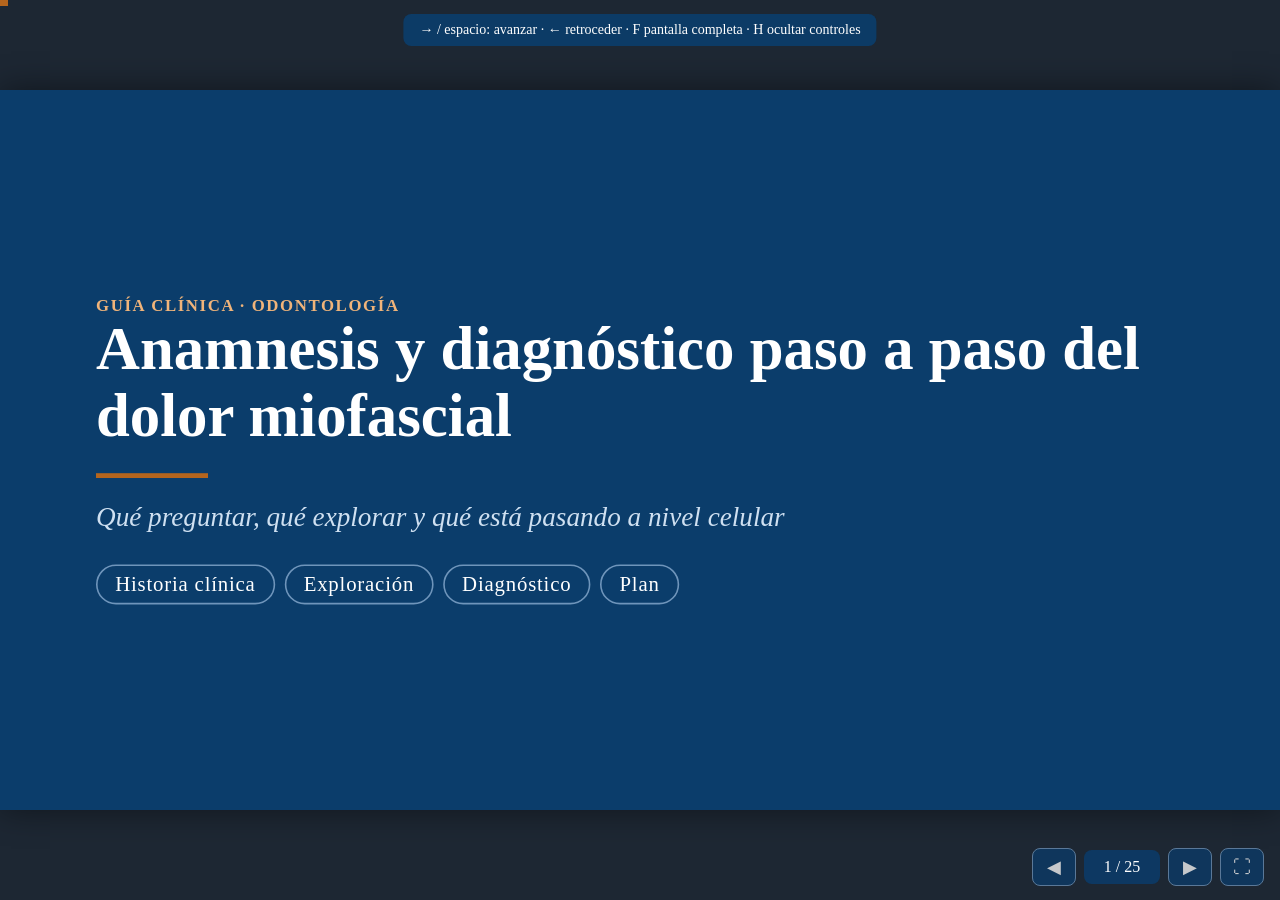
<file: Anamnesis_Dolor_Miofascial.html>
<!DOCTYPE html><html lang="es-MX"><head><meta charset="utf-8"><meta name="viewport" content="width=device-width,initial-scale=1">
<title>Anamnesis y diagnóstico paso a paso del dolor miofascial</title><style>
*{box-sizing:border-box;margin:0;padding:0}
html,body{width:100%;height:100%;background:#1d2733;overflow:hidden}
body{font-family:Georgia,"Noto Serif","Times New Roman",serif;color:#1b2a3a}
#stage{position:absolute;left:50%;top:50%;width:1600px;height:900px;transform-origin:center center;background:#fff;box-shadow:0 0 40px rgba(0,0,0,.45);overflow:hidden}
.slide{position:absolute;inset:0;padding:44px 64px 64px;display:none;flex-direction:column}
.slide.active{display:flex}
.hd{margin-bottom:22px;border-bottom:3px solid #0b3d6b;padding-bottom:12px}
.kick{font-size:21px;letter-spacing:2px;text-transform:uppercase;color:#b5651d;font-weight:bold}
h2{font-size:48px;color:#0b3d6b;line-height:1.1;margin-top:4px}
.foot{position:absolute;left:64px;bottom:22px;font-size:16px;color:#7a8794;font-style:italic}
.body{flex:1;min-height:0}
.cols{display:grid;grid-template-columns:1fr 560px;gap:40px;flex:1;min-height:0}
.main{display:flex;flex-direction:column;gap:22px;font-size:31px;line-height:1.36}
.q{font-style:italic;color:#0b3d6b;font-size:35px;line-height:1.3;background:#f3f7fb;border-left:8px solid #0b3d6b;padding:14px 22px;border-radius:0 8px 8px 0}
.q:before{content:"Pregunta: ";font-style:normal;font-weight:bold;font-size:19px;letter-spacing:1px;text-transform:uppercase;display:block;color:#5a7290;margin-bottom:2px}
ul.l{padding-left:32px}ul.l li{margin:6px 0}
.why{background:#fff4e5;border:2px solid #b5651d;border-radius:10px;padding:14px 22px;font-size:28px}
.why b:first-child{color:#b5651d}
.alert{background:#fdecec;border:2px solid #8a1c1c;border-radius:10px;padding:14px 22px;font-size:28px}
.alert b:first-child{color:#8a1c1c}
.cel{background:#eaf2fa;border:3px solid #0b3d6b;border-radius:14px;overflow:hidden;font-size:27px;line-height:1.38;align-self:start;box-shadow:6px 6px 0 #c9d9ea}
.cel .t{background:#0b3d6b;color:#fff;font-weight:bold;font-size:25px;padding:12px 20px;display:flex;align-items:center;gap:12px}
.cel .t:before{content:"";width:26px;height:26px;border-radius:50%;border:4px solid #f0b47a;background:radial-gradient(circle,#f0b47a 0 30%,transparent 32%);flex:none}
.cel .c{padding:18px 24px}
.cel p{margin-bottom:10px}.cel p:last-child{margin-bottom:0}
.cel b{color:#0b3d6b}
.f{opacity:0;transform:translateY(14px);transition:opacity .35s,transform .35s}
.f.on{opacity:1;transform:none}
g.f{transform:none}
.box{border:2px solid #0b3d6b;border-radius:10px;background:#f3f7fb;padding:14px 20px}
.box h3{color:#0b3d6b;font-size:27px;margin-bottom:6px}
.key{background:#fff4e5;border-color:#b5651d}.key h3{color:#b5651d}
.red{background:#fdecec;border-color:#8a1c1c}.red h3{color:#8a1c1c}
.navy{background:#0b3d6b;color:#fff;border-color:#0b3d6b}.navy h3{color:#fff}
/* title */
.title{background:#0b3d6b;color:#fff;justify-content:center;padding:80px 120px}
.title .line{width:140px;height:6px;background:#b5651d;margin:30px 0}
.title h1{font-size:76px;line-height:1.1}
.title .st{font-size:34px;color:#cfe0f1;font-style:italic}
.title .tg{font-size:26px;color:#fff;margin-top:40px;letter-spacing:1px}
.title .tg span{border:2px solid #6f95bb;border-radius:30px;padding:8px 22px;margin-right:12px;display:inline-block}
/* roadmap */
.road{display:grid;grid-template-columns:repeat(4,1fr);gap:22px;margin-top:10px}
.road .r{border:2px solid #0b3d6b;border-radius:12px;padding:18px 20px;background:#f3f7fb;min-height:215px}
.road .n{display:inline-block;width:54px;height:54px;border-radius:50%;background:#0b3d6b;color:#fff;font-size:30px;font-weight:bold;text-align:center;line-height:54px;margin-bottom:10px}
.road h3{font-size:31px;color:#0b3d6b;line-height:1.15}
.road p{font-size:24px;color:#45566a;margin-top:6px;line-height:1.3}
.road .r.k{background:#fff4e5;border-color:#b5651d}.road .r.k .n{background:#b5651d}
.road .r.x{background:#fdecec;border-color:#8a1c1c}.road .r.x .n{background:#8a1c1c}
/* chains */
.chain{display:flex;flex-direction:column;gap:6px}
.chain .s{border:2px solid #0b3d6b;background:#f3f7fb;border-radius:9px;padding:11px 18px;font-size:26px;line-height:1.25}
.chain .s b{color:#0b3d6b}
.chain .s.k{background:#fff4e5;border-color:#b5651d}.chain .s.k b{color:#b5651d}
.chain .ar{text-align:center;color:#0b3d6b;font-size:22px;line-height:1}
.two{display:grid;grid-template-columns:1fr 1fr;gap:40px}
.colh{font-size:24px;font-weight:bold;color:#8a1c1c;letter-spacing:1.5px;text-transform:uppercase;margin-bottom:10px}
/* tiles */
.tiles{display:grid;grid-template-columns:1fr 1fr;gap:14px}
.tile{border:2px solid #0b3d6b;border-left-width:8px;border-radius:8px;padding:11px 18px;font-size:24px;line-height:1.3;background:#fff}
.tile>b:first-child{color:#0b3d6b;display:block;font-size:26px}
.tile.r{border-color:#8a1c1c;background:#fdecec}.tile.r>b:first-child{color:#8a1c1c}
/* big numbers */
.big{display:grid;grid-template-columns:repeat(4,1fr);gap:18px}
.bn{border:2px solid #0b3d6b;border-radius:12px;text-align:center;padding:14px 10px;background:#f3f7fb}
.bn .v{font-size:70px;font-weight:bold;color:#0b3d6b;line-height:1.05}
.bn .u{font-size:25px;color:#33475c;line-height:1.25;margin-top:4px}
.bn.k{background:#fff4e5;border-color:#b5651d}.bn.k .v{color:#b5651d}
/* table */
table.dx{width:100%;border-collapse:collapse;font-size:22.5px;line-height:1.24}
table.dx th{background:#0b3d6b;color:#fff;text-align:left;padding:10px 14px;font-size:23px}
table.dx td{border-bottom:1px solid #c9d6e3;padding:8px 14px;vertical-align:top}
table.dx td:first-child{font-weight:bold;color:#0b3d6b;width:20%}
table.dx tr.hl td{background:#fff4e5}
table.dx tr.hl td:first-child{color:#b5651d}
table.dx tr.f{transform:none}
/* flow */
.flow{position:relative;flex:1}
.flow .n{position:absolute;border:2.5px solid #0b3d6b;border-radius:10px;background:#f3f7fb;padding:9px 14px;font-size:20px;line-height:1.24}
.flow .n h4{font-size:22px;color:#0b3d6b;margin-bottom:4px}
.flow .n.red{background:#fdecec;border-color:#8a1c1c}.flow .n.red h4{color:#8a1c1c}
.flow .n.key{background:#fff4e5;border-color:#b5651d}.flow .n.key h4{color:#b5651d}
.flow .n.navy{background:#0b3d6b;color:#fff}.flow .n.navy h4{color:#fff}
.flow svg{position:absolute;inset:0;width:100%;height:100%;overflow:visible}
.flow svg text{font-family:Georgia,"Noto Serif",serif;font-size:20px;font-weight:bold}
/* plan */
.plan{display:grid;grid-template-columns:repeat(4,1fr);gap:18px}
.pc{border:2px solid #0b3d6b;border-radius:12px;overflow:hidden;display:flex;flex-direction:column;background:#fff}
.pc .h{background:#0b3d6b;color:#fff;padding:12px 16px;font-size:26px;font-weight:bold;line-height:1.2}
.pc .h span{display:inline-block;background:#b5651d;border-radius:6px;padding:0 10px;margin-right:8px}
.pc .a{padding:14px 18px;font-size:23.5px;line-height:1.32}
.pc .z{margin-top:auto;background:#eaf2fa;border-top:2px dashed #0b3d6b;padding:12px 18px;font-size:22px;line-height:1.3}
.pc .z i{display:block;font-style:normal;font-weight:bold;color:#0b3d6b;font-size:17px;letter-spacing:.5px;text-transform:uppercase;margin-bottom:3px}
/* eva */
.eva{display:grid;grid-template-columns:1fr 470px;gap:40px;align-items:start}
.scale{display:flex;gap:6px;margin:16px 0 8px}
.scale div{flex:1;height:72px;border-radius:8px;display:flex;align-items:center;justify-content:center;font-size:30px;font-weight:bold;color:#fff;cursor:pointer;opacity:.45;transition:all .2s;border:3px solid transparent}
.scale div.sel{opacity:1;transform:scale(1.12);border-color:#1b2a3a}
.bands{display:grid;grid-template-columns:1fr 3fr 3fr 4fr;gap:6px;font-size:24px;text-align:center;font-weight:bold}
.bands div{padding:6px 0;border-radius:6px}
input[type=range]{width:100%;height:46px;accent-color:#0b3d6b;cursor:pointer;margin-top:18px}
.readout{border:3px solid #0b3d6b;border-radius:16px;text-align:center;padding:20px}
.readout .num{font-size:150px;font-weight:bold;line-height:1;color:#0b3d6b}
.readout .cat{font-size:40px;font-weight:bold;margin-top:6px}
.readout .hint{font-size:19px;color:#5a6b7d;margin-top:10px;font-style:italic}
/* face */
.facewrap{display:grid;grid-template-columns:600px 1fr;gap:36px;flex:1;min-height:0}
.face svg{width:600px;height:640px}
.mz{opacity:.18;transition:opacity .3s}
.zz{opacity:0;transition:opacity .3s}
svg[data-m="mas"] .m-mas,svg[data-m="tem"] .m-tem,svg[data-m="ecm"] .m-ecm,svg[data-m="ptl"] .m-ptl{opacity:.85}
svg[data-m="mas"] .z-mas,svg[data-m="tem"] .z-tem,svg[data-m="ecm"] .z-ecm,svg[data-m="ptl"] .z-ptl{opacity:1}
svg[data-m="all"] .mz{opacity:.6}svg[data-m="all"] .zz{opacity:.9}
.legend{display:flex;flex-direction:column;gap:14px}
.lg{border:2px solid #0b3d6b;border-radius:10px;padding:14px 20px;font-size:26px;line-height:1.3;cursor:pointer;background:#fff;transition:background .2s}
.lg b{font-size:29px;display:block}
.lg.cur{background:#fff4e5;border-color:#b5651d;box-shadow:5px 5px 0 #f1d3b3}
.lg .sw{display:inline-block;width:18px;height:18px;border-radius:4px;margin-right:8px;vertical-align:-2px}
/* dctmd */
.sub3{display:grid;grid-template-columns:repeat(3,1fr);gap:18px}
.sc{border:2px solid #0b3d6b;border-radius:12px;padding:12px 16px;text-align:center;background:#f3f7fb}
.sc h3{font-size:27px;color:#0b3d6b;margin-bottom:4px}
.sc p{font-size:23px;line-height:1.28}
.sc svg{width:100%;height:120px}
.sc.k{background:#fff4e5;border-color:#b5651d}.sc.k h3{color:#b5651d}
/* closing */
.perp .tile{font-size:21.5px;padding:7px 14px;line-height:1.25}.perp .tile>b:first-child{font-size:23px}.perp .tiles{gap:10px}.perp .cel{font-size:24px}
.palpbig .v{font-size:52px!important;white-space:nowrap}.palpbig .u{font-size:22px!important}
.closing{background:#0b3d6b;color:#fff;justify-content:center;align-items:center;text-align:center}
.closing h1{font-size:92px;line-height:1.1}
.closing .line{width:160px;height:6px;background:#b5651d;margin:34px auto}
.closing p{font-size:32px;color:#cfe0f1;max-width:1150px;line-height:1.4;margin:0 auto}
/* UI */
#bar{position:fixed;left:0;top:0;height:6px;background:#b5651d;width:0;transition:width .3s;z-index:10}
#ui{position:fixed;right:16px;bottom:14px;display:flex;gap:8px;align-items:center;z-index:10;font-family:Georgia,"Noto Serif",serif}
#ui button{background:#0b3d6b;color:#fff;border:1px solid #6f95bb;border-radius:8px;width:44px;height:38px;font-size:18px;cursor:pointer;opacity:.75}
#ui button:hover{opacity:1}
#count{color:#fff;background:rgba(11,61,107,.85);border-radius:8px;padding:8px 12px;font-size:16px;min-width:76px;text-align:center}
body.clean #ui,body.clean #bar{display:none}
#help{position:fixed;left:50%;top:14px;transform:translateX(-50%);background:rgba(11,61,107,.92);color:#fff;padding:8px 16px;border-radius:8px;font-size:14px;font-family:Georgia,serif;z-index:10;transition:opacity 1s}#help.hide{opacity:0;pointer-events:none}
body.clean #help{display:none}
#rot{display:none;position:fixed;left:8px;right:8px;top:8px;background:#b5651d;color:#fff;font:14px/1.3 Georgia,serif;padding:8px 12px;border-radius:8px;z-index:20;text-align:center}
@media (orientation:portrait) and (max-width:700px){#rot{display:block}}
body.clean #rot{display:none!important}
@media (orientation:portrait) and (max-width:700px){#help{display:none}}
</style></head><body><div id="rot">↻ Gira el dispositivo en horizontal para leer mejor · desliza o toca para avanzar</div>
<div id="bar"></div><div id="stage"><section class="slide title"><div class="kick" style="color:#f0b47a">Guía clínica · Odontología</div>
<h1>Anamnesis y diagnóstico paso a paso del dolor miofascial</h1><div class="line"></div>
<div class="st">Qué preguntar, qué explorar y qué está pasando a nivel celular</div>
<div class="tg"><span>Historia clínica</span><span>Exploración</span><span>Diagnóstico</span><span>Plan</span></div></section><section class="slide"><div class="hd"><div class="kick">Hoja de ruta</div><h2>Ocho pasos, de la queja al plan</h2></div><div class="road"><div class="r f "><div class="n">1</div><h3>Datos generales y motivo</h3><p>En palabras del paciente</p></div><div class="r f "><div class="n">2</div><h3>Historia del dolor</h3><p>9 preguntas clave</p></div><div class="r f "><div class="n">3</div><h3>Factores perpetuantes</h3><p>Lo que mantiene el problema</p></div><div class="r f x"><div class="n">4</div><h3>Banderas rojas</h3><p>Descartar antes de diagnosticar</p></div><div class="r f "><div class="n">5</div><h3>Exploración clínica</h3><p>Inspección, movimientos, palpación</p></div><div class="r f k"><div class="n">6</div><h3>Diagnóstico</h3><p>DC/TMD y diferencial</p></div><div class="r f "><div class="n">7</div><h3>Del diagnóstico al plan</h3><p>Primero lo reversible</p></div><div class="r f "><div class="n">8</div><h3>Errores frecuentes</h3><p>Y el principio clínico</p></div></div><div class="why f" style="margin-top:26px">En cada paso: <b>a la izquierda</b>, qué preguntar o hacer y por qué; <b>a la derecha</b>, el panel <b>«¿Qué está pasando a nivel celular?»</b>.</div></section><section class="slide"><div class="hd"><div class="kick">Antes de empezar</div><h2>Dos mecanismos que guían toda la anamnesis</h2></div>
<div class="two"><div><div class="colh">A. La vía del dolor orofacial</div><div class="chain">
<div class="s f"><b>Nociceptor</b>: transduce el estímulo lesivo en potencial de acción</div><div class="ar f">▼</div>
<div class="s f"><b>Fibras Aδ</b> (agudo, localizado) y <b>C</b> (sordo, difuso: el músculo) · nervio <b>trigémino</b></div><div class="ar f">▼</div>
<div class="s k f"><b>Núcleo espinal del trigémino</b> (subnúcleo caudal): <b>convergencia</b> de músculo, diente, ATM y C1–C3</div><div class="ar f">▼</div>
<div class="s f"><b>Tálamo → corteza</b>: el dolor es una <b>alarma interpretada en la corteza</b></div></div></div>
<div><div class="colh">B. El punto gatillo: crisis energética</div><div class="chain">
<div class="s f"><b>ACh sostenida</b> en la placa motora</div><div class="ar f">▼</div>
<div class="s f">Sarcómeros contraídos = <b>banda tensa</b></div><div class="ar f">▼</div>
<div class="s f">Compresión capilar → <b>isquemia</b> → déficit de <b>ATP</b></div><div class="ar f">▼</div>
<div class="s k f">Sin ATP no hay relajación: <b>círculo vicioso</b>. Bradicinina, PGE2, H⁺/K⁺, sustancia P y CGRP sensibilizan al nociceptor</div></div></div></div>
<div class="why f" style="margin-top:22px"><b>Idea central:</b> el <b>sitio</b> donde el paciente siente el dolor no siempre es la <b>fuente</b> que lo produce.</div></section><section class="slide"><div class="hd"><div class="kick">Paso 1</div><h2>Datos generales y motivo de consulta</h2></div>
<div class="cols"><div class="main"><ul class="l f"><li>Edad, sexo, <b>ocupación</b> (horario, postura, pantallas)</li><li>Antecedentes médicos y <b>fármacos</b> (ISRS, estimulantes y cafeína se asocian a bruxismo)</li></ul>
<div class="q f">«¿Qué es lo que le molesta? Cuénteme con sus propias palabras.»</div>
<div class="f">Anótalo <b>entre comillas</b>: <i>«me duele la muela de abajo y el oído»</i>, no <i>«odontalgia y otalgia»</i>.</div>
<div class="why f"><b>Por qué:</b> el paciente describe el <b>sitio</b>, no la <b>fuente</b>. Escribir «pulpitis» desde el inicio sesga el diagnóstico.</div></div><aside class="cel f"><div class="t">¿Qué está pasando a nivel celular?</div><div class="c"><p>Lo que relata el paciente es el <b>producto final cortical</b>: la corteza asigna una localización a la señal del tálamo y el sistema límbico le añade la carga emocional.</p><p>La queja puede ser real y estar «mal ubicada»: la percepción ocurre en el cerebro, no en el tejido.</p></div></aside></div></section><section class="slide"><div class="hd"><div class="kick">Paso 2 · Historia del dolor</div><h2>2.1 Localización</h2></div>
<div class="cols"><div class="main"><div class="q f">«Con un solo dedo, señáleme dónde le duele.»</div>
<ul class="l f"><li><b>Un dedo</b>, punto preciso → origen localizado (diente, ATM, mucosa)</li><li><b>Toda la mano</b>, «me duele todo esto» → dolor profundo, difuso, muscular</li><li>¿Unilateral o bilateral?</li></ul>
<div class="why f"><b>Por qué:</b> la forma de señalar ya distingue un dolor superficial y localizado de uno profundo y referido.</div></div><aside class="cel f"><div class="t">¿Qué está pasando a nivel celular?</div><div class="c"><p><b>Fibras Aδ</b> (mielinizadas): dolor bien localizado.</p><p>El músculo usa sobre todo <b>fibras C</b> (amielínicas), con campos receptivos amplios y alta <b>convergencia</b> central: el dolor es sordo y mal localizado.</p></div></aside></div></section><section class="slide"><div class="hd"><div class="kick">Paso 2 · Historia del dolor</div><h2>2.2 Inicio y evolución</h2></div>
<div class="cols"><div class="main"><div class="q f">«¿Desde cuándo tiene el dolor? ¿Empezó de golpe o poco a poco? ¿Qué pasaba en su vida o qué tratamiento le hicieron cuando empezó?»</div>
<ul class="l f"><li><b>Agudo</b> o <b>crónico (más de 3 meses)</b></li><li>Continuo, intermitente o por episodios; ¿va en aumento?</li></ul>
<div class="why f"><b>Por qué:</b> el dolor crónico deja de ser solo una señal del tejido; cambian el pronóstico, el abordaje y la respuesta a fármacos.</div></div><aside class="cel f"><div class="t">¿Qué está pasando a nivel celular?</div><div class="c"><p>La estimulación nociceptiva sostenida aumenta la excitabilidad de la neurona de 2.º orden del <b>subnúcleo caudal</b>: <b>sensibilización central</b>.</p><p>Se amplían los campos receptivos y baja el umbral: el dolor persiste aunque disminuya el estímulo periférico.</p></div></aside></div></section><section class="slide"><div class="hd"><div class="kick">Paso 2 · Historia del dolor</div><h2>2.3 Carácter del dolor</h2></div>
<div class="cols"><div class="main"><div class="q f">«¿Cómo es el dolor? ¿Sordo, como presión o peso? ¿Punzante o pulsátil, como latido? ¿Como toque eléctrico?»</div>
<ul class="l f"><li><b>Sordo, opresivo, «cansancio»</b> → muscular</li><li><b>Punzante o pulsátil</b> → pulpa inflamada o componente vascular</li><li><b>Eléctrico, de segundos</b> → neuropático (neuralgia)</li></ul>
<div class="why f"><b>Por qué:</b> la calidad del dolor es la «firma» del tipo de fibra y del tejido que lo genera.</div></div><aside class="cel f"><div class="t">¿Qué está pasando a nivel celular?</div><div class="c"><p>Dolor <b>sordo</b>: firma de las <b>fibras C</b>.</p><p><b>Pulsátil</b>: el pulso arterial sobre un tejido inflamado y poco distensible (pulpa).</p><p><b>Eléctrico</b>: descargas anómalas de la propia fibra nerviosa, no de un nociceptor activado.</p></div></aside></div></section><section class="slide" data-hook="eva"><div class="hd"><div class="kick">Paso 2 · Historia del dolor</div><h2>2.4 Intensidad: EVA / ENA de 0 a 10</h2></div>
<div class="eva"><div>
<div class="q">«Del 0 al 10, donde 0 es nada de dolor y 10 el peor dolor imaginable, ¿cuánto le duele ahora? ¿Y en su peor momento?»</div>
<div class="scale" id="scale"></div>
<div class="bands"><div style="background:#e6edf4;color:#33475c">0</div><div style="background:#dcefe0;color:#2e6b3a">1–3 · Leve</div><div style="background:#fbe5c8;color:#8f4e12">4–6 · Moderado</div><div style="background:#f6d0d0;color:#8a1c1c">7–10 · Severo</div></div>
<input type="range" id="evaR" min="0" max="10" step="1" value="0" aria-label="Escala del dolor de 0 a 10">
<div class="why" style="margin-top:16px;font-size:23px"><b>Registra:</b> EVA actual, máxima y mínima, e interferencia con comer, hablar, trabajar y dormir. Repite en cada cita.</div>
</div><div><div class="readout"><div class="num" id="evaN">0</div><div class="cat" id="evaC">Sin dolor</div><div class="hint">Arrastra el control o haz clic en un número</div></div>
<div class="cel" style="margin-top:20px"><div class="t">¿Qué está pasando a nivel celular?</div><div class="c" style="font-size:21px">La intensidad no mide el daño de forma lineal: la señal se <b>modula</b> en el núcleo espinal del trigémino y se construye en corteza y sistema límbico. Ansiedad y mal sueño la amplifican.</div></div></div></div></section><section class="slide"><div class="hd"><div class="kick">Paso 2 · Historia del dolor</div><h2>2.5 Horario del dolor</h2></div>
<div class="cols"><div class="main"><div class="q f">«¿A qué hora del día le duele más? ¿Al despertar o en la tarde?»</div>
<ul class="l f"><li><b>Matutino</b>: al despertar, con rigidez que mejora en el día → <b>bruxismo del sueño</b></li><li><b>Vespertino</b>: aumenta conforme avanza el día → <b>apretamiento diurno</b> (estrés, concentración, postura)</li></ul>
<div class="why f"><b>Por qué:</b> el horario delata cuándo ocurre la parafunción y orienta el tratamiento (por ejemplo, férula nocturna o control del hábito diurno).</div></div><aside class="cel f"><div class="t">¿Qué está pasando a nivel celular?</div><div class="c"><p>Horas de contracción parafuncional mantienen comprimidos los capilares; se acumulan <b>H⁺, K⁺ y bradicinina</b>, y el músculo amanece isquémico y rígido.</p><p>El movimiento y el calor del día mejoran el flujo y «lavan» parte de esos metabolitos.</p></div></aside></div></section><section class="slide"><div class="hd"><div class="kick">Paso 2 · Historia del dolor</div><h2>2.6 Factores que agravan y que alivian</h2></div>
<div class="cols"><div class="main"><div class="q f">«¿Qué lo empeora: masticar, hablar mucho, bostezar, el estrés? ¿Qué lo mejora: el reposo, el calor, algún medicamento?»</div>
<div class="f">El dolor muscular <b>se modifica con la función</b> (masticar, abrir, apretar) y suele aliviarse con reposo y calor.</div>
<div class="alert f"><b>Atención:</b> un dolor que <b>no cambia</b> con la función mandibular obliga a buscar otro origen.</div></div><aside class="cel f"><div class="t">¿Qué está pasando a nivel celular?</div><div class="c"><p>Masticar añade contracción a una <b>banda tensa</b> ya isquémica: más compresión capilar y más déficit de ATP.</p><p>El estrés eleva el tono muscular por vías límbicas.</p><p>El <b>calor</b> vasodilata: más O₂, más ATP, más relajación.</p></div></aside></div></section><section class="slide"><div class="hd"><div class="kick">Paso 2 · Historia del dolor</div><h2>2.7 Irradiación y dolor en sitios lejanos</h2></div>
<div class="cols"><div class="main"><div class="q f">«¿El dolor se va hacia otro lado? ¿Le han dolido dientes sin encontrarle caries? ¿Le duele el oído? ¿Tiene dolor de cabeza, en la sien o detrás del ojo?»</div>
<div class="f">Dibuja el área en un esquema facial y compárala después con los <b>patrones de referencia</b> de la exploración.</div>
<div class="why f"><b>Por qué:</b> un dolor en dientes, oído o sien puede tener su <b>fuente</b> en un músculo.</div></div><aside class="cel f"><div class="t">¿Qué está pasando a nivel celular?</div><div class="c"><p><b>Convergencia:</b> aferencias de músculos, dientes, ATM y raíces <b>C1–C3</b> llegan a la misma neurona de 2.º orden.</p><p>La corteza no distingue la fuente y proyecta el dolor a otro territorio: <b>dolor referido</b>.</p></div></aside></div></section><section class="slide"><div class="hd"><div class="kick">Paso 2 · Historia del dolor</div><h2>2.8 Síntomas asociados</h2></div>
<div class="cols"><div class="main"><div class="q f">«¿Siente la mandíbula rígida o cansada? ¿Le cuesta abrir la boca? ¿Le truena la articulación? ¿Siente el oído tapado, zumbido o mareo?»</div>
<ul class="l f"><li>Rigidez, fatiga mandibular, limitación de apertura</li><li>Ruidos de la ATM (chasquido, crepitación), bloqueos</li><li>Plenitud ótica, acúfenos, mareo: frecuentes, pero <b>descarta siempre patología ótica</b></li></ul></div><aside class="cel f"><div class="t">¿Qué está pasando a nivel celular?</div><div class="c"><p><b>Rigidez y fatiga:</b> sarcómeros acortados y crisis energética.</p><p><b>Limitación de apertura:</b> la banda tensa acorta el músculo y el dolor induce <b>co-contracción protectora</b>.</p><p><b>Síntomas óticos:</b> convergencia trigeminal y vecindad funcional de músculos inervados por V3.</p></div></aside></div></section><section class="slide"><div class="hd"><div class="kick">Paso 2 · Historia del dolor</div><h2>2.9 Tratamientos previos y respuesta</h2></div>
<div class="cols"><div class="main"><div class="q f">«¿Qué le han hecho para este dolor? ¿Le hicieron endodoncias o extracciones? ¿Se le quitó? ¿Qué medicamentos ha tomado y cuánto le ayudaron?»</div>
<div class="alert f"><b>Señal de alerta diagnóstica:</b> <b>endodoncias o extracciones sin alivio</b> apuntan a un dolor referido. Se trató el <b>sitio</b>, no la <b>fuente</b>.</div>
<div class="f">Una respuesta <b>parcial</b> a los AINE es típica del dolor miofascial.</div></div><aside class="cel f"><div class="t">¿Qué está pasando a nivel celular?</div><div class="c"><p>Si el nociceptor activado está en el músculo, quitar el diente no cambia la entrada al núcleo espinal: <b>el dolor persiste</b>.</p><p>Los <b>AINE</b> inhiben la COX y bajan la PGE2, pero <b>no revierten</b> la ACh sostenida ni la crisis energética: alivian, no resuelven.</p></div></aside></div></section><section class="slide perp"><div class="hd"><div class="kick">Paso 3</div><h2>Factores contribuyentes y perpetuantes</h2></div><div class="cols" style="grid-template-columns:1fr 480px"><div class="main" style="gap:16px">
<div class="q f" style="font-size:27px;padding:10px 20px">«¿Aprieta o rechina los dientes? ¿Masca chicle, se muerde las uñas? ¿Cómo duerme? ¿Cómo está su nivel de estrés?»</div>
<div class="tiles"><div class="tile f"><b>Parafunciones</b>bruxismo del sueño, apretamiento diurno, chicle, onicofagia, morder objetos</div><div class="tile f"><b>Sueño</b>calidad, despertares, ronquido o apneas</div><div class="tile f"><b>Estrés y ansiedad</b>laboral, familiar, académico; estado de ánimo</div><div class="tile f"><b>Postura cervical y trabajo</b>cabeza adelantada, pantallas, teléfono entre hombro y oreja</div><div class="tile f"><b>Trauma</b>golpes, latigazo cervical, apertura prolongada</div><div class="tile f"><b>Dieta</b>alimentos duros, cafeína, alcohol</div><div class="tile f"><b>Oclusión y tratamientos recientes</b>restauraciones altas, prótesis, <b style='display:inline;font-size:inherit'>ortodoncia</b></div><div class="tile f"><b>Comorbilidades</b>fibromialgia, hipotiroidismo, déficit de vitamina D, B12 o hierro</div></div></div><aside class="cel f"><div class="t">¿Qué está pasando a nivel celular?</div><div class="c"><p><b>Factor perpetuante</b> = todo lo que mantiene la <b>liberación sostenida de ACh</b> o impide que el músculo recupere su energía.</p><p>Hipotiroidismo y déficit de hierro, B12 o vitamina D: el músculo tolera peor la isquemia.</p><p>El mal sueño reduce la inhibición descendente y favorece la sensibilización central.</p><p><b>Si no corriges los perpetuantes, el punto gatillo regresa.</b></p></div></aside></div></section><section class="slide"><div class="hd"><div class="kick" style="color:#8a1c1c">Paso 4</div><h2 style="color:#8a1c1c">Banderas rojas: descartar antes de diagnosticar</h2></div>
<div class="tiles" style="gap:12px"><div class="tile r f"><b>Dolor nocturno constante</b>despierta al paciente y no se relaciona con la función</div><div class="tile r f"><b>Pérdida de peso</b>inexplicable, malestar general, antecedente de cáncer</div><div class="tile r f"><b>Parestesias o déficit neurológico</b>labio o mentón entumecido, debilidad facial, alteración visual</div><div class="tile r f"><b>Fiebre o aumento de volumen</b>eritema, adenopatías: infección o inflamación</div><div class="tile r f"><b>Trismus progresivo</b>infección de espacios, tumor</div><div class="tile r f"><b>No se reproduce con palpación</b>ni con la función: la fuente probablemente no es muscular</div><div class="tile r f"><b>Más de 50 años, cefalea nueva y claudicación mandibular</b>sospecha de arteritis de células gigantes: urgencia por riesgo de ceguera (VSG/PCR)</div><div class="tile r f"><b>Dolor mandibular izquierdo con el esfuerzo</b>opresión torácica, disnea, diaforesis: posible origen cardiaco, urgencias</div></div>
<div class="box navy f" style="margin-top:18px;font-size:24px">Si aparece <b>cualquiera</b>, el diagnóstico de dolor miofascial queda en suspenso: <b>investiga o refiere</b>. La misma convergencia que permite que un músculo «imite» un dolor dental permite que el corazón, una arteria o un tumor se presenten como dolor orofacial.</div></section><section class="slide"><div class="hd"><div class="kick">Paso 5 · Exploración clínica</div><h2>5.1 Inspección y movimientos mandibulares</h2></div>
<div class="cols"><div class="main"><ul class="l f" style="font-size:25px"><li><b>Inspección:</b> asimetrías, hipertrofia maseterina, facetas de desgaste, lengua festoneada, línea alba</li></ul>
<div class="big f" style="grid-template-columns:1fr 1fr"><div class="bn"><div class="v">40–55 mm</div><div class="u">Apertura máxima normal<br>(interincisal + sobremordida)</div></div><div class="bn"><div class="v">~8–10 mm</div><div class="u">Lateralidades<br>y protrusión</div></div></div>
<ul class="l f" style="font-size:25px"><li>Mide la apertura <b>sin dolor, máxima sin ayuda y asistida</b>: <i style="color:#0b3d6b">«¿Le duele? ¿Es su dolor de siempre?»</i></li><li>Trayectoria: recta, <b>desviación</b> (regresa a la línea media) o <b>deflexión</b> (no regresa)</li></ul>
<div class="why f" style="font-size:23px"><b>Clave:</b> en el origen muscular, la apertura asistida gana unos milímetros con <b>tope blando</b>; un <b>tope duro</b> sugiere un obstáculo articular.</div></div><aside class="cel f"><div class="t">¿Qué está pasando a nivel celular?</div><div class="c"><p>Las facetas, la línea alba y la lengua festoneada son <b>huellas de carga sostenida</b>: indican parafunción, pero no prueban dolor.</p><p>Los elevadores con bandas tensas no se alargan por completo, y estirarlos comprime más las zonas isquémicas.</p><p>La <b>co-contracción protectora</b> (SNC) limita el movimiento para evitar dolor.</p></div></aside></div></section><section class="slide"><div class="hd"><div class="kick">Paso 5 · Exploración clínica</div><h2>5.2 Palpación muscular estandarizada</h2></div>
<div class="cols"><div class="main">
<div class="big f palpbig"><div class="bn"><div class="v">1 kg</div><div class="u">músculos</div></div><div class="bn"><div class="v">0.5 kg</div><div class="u">ATM<br>(polo lateral)</div></div><div class="bn k"><div class="v">2 s</div><div class="u">¿dolor familiar?</div></div><div class="bn k"><div class="v">5 s</div><div class="u">¿dolor referido?</div></div></div>
<div class="f" style="font-size:25px">Calibra tus dedos con una báscula. Siempre <b>bilateral</b> y comparativa:</div>
<ul class="l f" style="font-size:25px;margin-top:-8px"><li><b>Masetero</b> (origen, cuerpo, inserción) · <b>temporal</b> (anterior, medio, posterior)</li><li><b>Pterigoideo medial</b> · <b>ECM</b> · <b>trapecio superior</b></li></ul>
<div class="why f" style="font-size:24px"><b>Registra en cada sitio:</b> ¿duele? · <span style="font-style:italic;color:#0b3d6b">«¿Es el mismo dolor que lo trajo a consulta?»</span> · banda tensa · dolor referido y <b>a dónde</b>.</div>
</div><aside class="cel f"><div class="t">¿Qué está pasando a nivel celular?</div><div class="c"><p>La <b>banda tensa</b> son los sarcómeros contraídos por ACh sostenida; el nódulo contiene nociceptores sensibilizados (bradicinina, PGE2, H⁺/K⁺, sustancia P, CGRP).</p><p>La presión mantenida aumenta la descarga de fibras C hasta superar el umbral de la neurona convergente: aparece el <b>dolor referido</b>.</p><p><b>Activo</b>: reproduce el dolor espontáneo. <b>Latente</b>: solo duele a la palpación.</p></div></aside></div></section><section class="slide" data-hook="face"><div class="hd"><div class="kick">Paso 5 · Exploración clínica</div><h2>5.3 Patrones de dolor referido</h2></div>
<div class="facewrap"><div class="face"><svg viewBox="0 0 500 540" id="faceSvg" data-m="none">
<defs><pattern id="hz" width="8" height="8" patternUnits="userSpaceOnUse" patternTransform="rotate(45)"><rect width="8" height="8" fill="#f6c99b"/><line x1="0" y1="0" x2="0" y2="8" stroke="#b5651d" stroke-width="3"/></pattern></defs>
<path d="M250 30 C340 28 425 80 440 175 C452 250 430 320 395 360 C380 380 372 405 378 440 L388 535 L230 535 L222 445 C205 432 185 425 165 425 C140 425 122 410 118 388 C115 370 108 352 104 345 C100 338 110 332 110 326 C104 320 100 312 108 304 C104 296 96 292 98 284 C100 276 86 272 82 266 C94 245 112 232 116 214 C118 200 112 186 118 170 C126 120 160 40 250 30 Z" fill="#fdfbf7" stroke="#0b3d6b" stroke-width="4"/>
<path d="M135 205 q22 -14 44 0" fill="none" stroke="#0b3d6b" stroke-width="3"/><ellipse cx="158" cy="214" rx="13" ry="7" fill="#0b3d6b"/>
<path d="M128 190 q30 -18 60 -4" fill="none" stroke="#0b3d6b" stroke-width="4"/>
<path d="M125 392 C165 402 235 405 296 386" fill="none" stroke="#7b8ea3" stroke-width="2.5" stroke-dasharray="7 6"/>
<path d="M296 386 C300 350 300 310 296 280" fill="none" stroke="#7b8ea3" stroke-width="2.5" stroke-dasharray="7 6"/>
<path d="M185 262 L300 262" stroke="#7b8ea3" stroke-width="5" stroke-linecap="round"/>
<g class="mz m-tem"><path d="M190 175 C200 105 290 75 360 110 C395 130 400 190 380 225 C350 250 300 252 275 255 C245 246 215 236 196 218 Z" fill="#0b3d6b"/></g>
<g class="mz m-mas"><path d="M210 268 L292 268 L302 382 C270 395 235 398 214 392 Z" fill="#0b3d6b"/></g>
<g class="mz m-ecm"><path d="M342 300 L372 312 L300 535 L262 535 Z" fill="#0b3d6b"/></g>
<g class="mz m-ptl"><ellipse cx="275" cy="276" rx="34" ry="16" fill="none" stroke="#0b3d6b" stroke-width="6" stroke-dasharray="8 5"/></g>
<ellipse cx="330" cy="265" rx="22" ry="38" fill="#fdfbf7" stroke="#0b3d6b" stroke-width="4"/><path d="M332 245 q-12 18 0 38" fill="none" stroke="#0b3d6b" stroke-width="3"/>
<circle cx="300" cy="270" r="7" fill="#fff" stroke="#0b3d6b" stroke-width="3"/>
<!-- zonas -->
<g class="zz z-mas"><ellipse cx="160" cy="318" rx="34" ry="12" fill="url(#hz)"/><ellipse cx="160" cy="350" rx="34" ry="12" fill="url(#hz)"/><ellipse cx="330" cy="265" rx="26" ry="42" fill="url(#hz)" opacity=".85"/><path d="M135 390 C175 402 225 404 270 394 L265 412 C220 420 170 418 140 408 Z" fill="url(#hz)"/></g>
<g class="zz z-tem"><ellipse cx="228" cy="170" rx="30" ry="34" fill="url(#hz)"/><ellipse cx="150" cy="318" rx="44" ry="12" fill="url(#hz)"/><ellipse cx="160" cy="200" rx="32" ry="18" fill="url(#hz)"/></g>
<g class="zz z-ecm"><ellipse cx="165" cy="105" rx="45" ry="26" fill="url(#hz)"/><ellipse cx="195" cy="280" rx="38" ry="28" fill="url(#hz)"/><ellipse cx="330" cy="265" rx="26" ry="42" fill="url(#hz)" opacity=".85"/><ellipse cx="420" cy="230" rx="22" ry="44" fill="url(#hz)"/></g>
<g class="zz z-ptl"><ellipse cx="185" cy="250" rx="36" ry="20" fill="url(#hz)"/><circle cx="300" cy="270" r="20" fill="url(#hz)"/></g>
<ellipse cx="330" cy="265" rx="22" ry="38" fill="none" stroke="#0b3d6b" stroke-width="4"/><path d="M332 245 q-12 18 0 38" fill="none" stroke="#0b3d6b" stroke-width="3"/><circle cx="300" cy="270" r="7" fill="none" stroke="#0b3d6b" stroke-width="3"/>
</svg></div><div class="legend">
<div class="lg f" data-m="mas"><b><span class="sw" style="background:#0b3d6b"></span>Masetero</b>→ molares superiores e inferiores, oído, cuerpo de la mandíbula</div>
<div class="lg f" data-m="tem"><b><span class="sw" style="background:#0b3d6b"></span>Temporal</b>→ sien, dientes superiores, región retroorbitaria (ceja)</div>
<div class="lg f" data-m="ecm"><b><span class="sw" style="background:#0b3d6b"></span>Esternocleidomastoideo</b>→ cara, oído, frente (y región occipital)</div>
<div class="lg f" data-m="ptl"><b><span class="sw" style="border:3px dashed #0b3d6b"></span>Pterigoideo lateral</b>→ seno maxilar, ATM · <i>profundo, no palpable con fiabilidad: protrusión contra resistencia</i></div>
<div class="f" style="font-size:21px;color:#45566a"><span class="sw" style="display:inline-block;width:18px;height:18px;background:url(#);background:repeating-linear-gradient(45deg,#b5651d 0 3px,#f6c99b 3px 8px);vertical-align:-2px;margin-right:8px"></span>Zona rayada = dónde siente el paciente el dolor referido. Clic en un músculo para resaltarlo. Base: <b>convergencia</b> en el núcleo espinal del trigémino.</div>
</div></div></section><section class="slide"><div class="hd"><div class="kick">Paso 5 · Exploración clínica</div><h2>5.4 ATM y anestesia diagnóstica</h2></div>
<div class="cols"><div class="main"><div class="f"><b>ATM:</b> palpa el polo lateral (0.5 kg) y alrededor del polo (1 kg), en reposo y en movimiento; registra <b>chasquido</b> (¿apertura, cierre o ambos?) y <b>crepitación</b>.</div>
<div class="box key f"><h3>Anestesia diagnóstica</h3>Ante un dolor «dental» sin causa demostrable, infiltra el <b>punto gatillo sospechoso</b> con lidocaína <b>sin vasoconstrictor</b>.</div>
<ul class="l f"><li>Desaparece el dolor dental → la <b>fuente es muscular</b></li><li>Anestesiar el diente <b>no elimina</b> un dolor referido desde el músculo</li></ul></div><aside class="cel f"><div class="t">¿Qué está pasando a nivel celular?</div><div class="c"><p>La lidocaína bloquea los <b>canales de Na⁺</b> dependientes de voltaje y detiene la descarga de los nociceptores en la <b>fuente</b>.</p><p>Al cesar la entrada al núcleo espinal, la neurona convergente deja de proyectar el dolor al diente: el anestésico separa <b>sitio</b> y <b>fuente</b>.</p></div></aside></div></section><section class="slide"><div class="hd"><div class="kick">Paso 6 · Diagnóstico</div><h2>Criterios DC/TMD (2014): mialgia y sus subtipos</h2></div>
<svg width="0" height="0" style="position:absolute"><defs><pattern id="hz2" width="8" height="8" patternUnits="userSpaceOnUse" patternTransform="rotate(45)"><rect width="8" height="8" fill="#f6c99b"/><line x1="0" y1="0" x2="0" y2="8" stroke="#b5651d" stroke-width="3"/></pattern></defs></svg>
<div class="two" style="gap:24px"><div class="box f" style="font-size:22px;line-height:1.32"><h3>Historia (últimos 30 días)</h3>Dolor en mandíbula, sien, oído o delante del oído <b>y</b> dolor <b>modificado</b> por el movimiento mandibular, la función o la parafunción.</div>
<div class="box f" style="font-size:22px;line-height:1.32"><h3>Exploración</h3>Dolor confirmado en <b>temporal o masetero</b> <b>y</b> <b>dolor familiar</b> a su palpación o en la apertura máxima (sin ayuda o asistida).</div></div>
<div class="f" style="font-size:23px;margin:16px 0 10px;color:#0b3d6b"><b>Subtipos según la palpación de 5 s</b> (el punto azul es el sitio palpado y la zona rayada, el dolor):</div>
<div class="sub3"><div class="sc f"><svg viewBox="0 0 220 120"><ellipse cx="110" cy="60" rx="80" ry="34" fill="#dce7f2" stroke="#0b3d6b" stroke-width="3"/><circle cx="110" cy="60" r="14" fill="url(#hz2)"/><circle cx="110" cy="60" r="6" fill="#0b3d6b"/></svg><h3>Mialgia local</h3><p>El dolor se limita al <b>sitio palpado</b></p></div>
<div class="sc f"><svg viewBox="0 0 220 120"><ellipse cx="110" cy="60" rx="80" ry="34" fill="#dce7f2" stroke="#0b3d6b" stroke-width="3"/><ellipse cx="110" cy="60" rx="62" ry="24" fill="url(#hz2)"/><circle cx="110" cy="60" r="6" fill="#0b3d6b"/></svg><h3>Dolor miofascial</h3><p>Se propaga, pero <b>dentro de los límites del músculo</b></p></div>
<div class="sc k f"><svg viewBox="0 0 220 120"><ellipse cx="110" cy="60" rx="80" ry="34" fill="#dce7f2" stroke="#0b3d6b" stroke-width="3"/><circle cx="190" cy="22" r="18" fill="url(#hz2)"/><circle cx="28" cy="100" r="16" fill="url(#hz2)"/><path d="M125 50 L176 30 M95 70 L42 94" stroke="#b5651d" stroke-width="3" stroke-dasharray="5 4"/><circle cx="110" cy="60" r="6" fill="#0b3d6b"/></svg><h3>Dolor miofascial con referencia</h3><p>Dolor <b>más allá del límite del músculo</b> (dientes, oído, sien)</p></div></div>
<div class="why f" style="margin-top:14px;font-size:22px"><b>Requisito común:</b> debe ser <b>dolor familiar</b>, es decir, el mismo dolor que motivó la consulta. Doler a la palpación no basta.</div></section><section class="slide"><div class="hd"><div class="kick">Paso 6 · Diagnóstico</div><h2>Diagnóstico diferencial</h2></div>
<table class="dx"><tr><th>Entidad</th><th>Dolor</th><th>Palpación y función</th><th>Rasgo clave</th></tr><tr class="f " data-i="1"><td>Mialgia local</td><td>Sordo, regional</td><td>Duele en el sitio palpado; aumenta con la función</td><td>Dolor limitado al sitio de palpación</td></tr><tr class="f " data-i="1"><td>Mioespasmo</td><td>Agudo, súbito, intenso</td><td>Músculo duro en toda su extensión; limitación marcada</td><td>Contracción involuntaria continua (taxonomía ampliada del DC/TMD)</td></tr><tr class="f hl" data-i="1"><td>Dolor miofascial</td><td>Sordo, regional</td><td>Dolor familiar; banda tensa</td><td>Se propaga dentro del músculo</td></tr><tr class="f hl" data-i="1"><td>Miofascial con referencia</td><td>Sordo, profundo, a menudo crónico</td><td>Dolor familiar; punto gatillo</td><td>Refiere fuera del músculo; la anestesia del PG lo elimina</td></tr><tr class="f " data-i="2"><td>Artralgia de ATM</td><td>Delante del oído</td><td>Dolor en polo lateral o en movimiento</td><td>El dolor está en la articulación</td></tr><tr class="f " data-i="2"><td>Desplazamiento discal</td><td>Con reducción, a menudo indoloro</td><td>Chasquido recíproco; sin reducción: limitación y deflexión</td><td>Ruido o bloqueo; tope duro</td></tr><tr class="f " data-i="3"><td>Pulpitis / dolor dental</td><td>Punzante o pulsátil; frío, calor</td><td>Pruebas pulpares y percusión positivas</td><td>Causa dental demostrable; la anestesia del diente lo elimina</td></tr><tr class="f " data-i="3"><td>Neuralgia del trigémino</td><td>Eléctrico, paroxístico, de segundos</td><td>Zonas gatillo cutáneas (al roce)</td><td>Periodos refractarios; sin dolor muscular</td></tr><tr class="f " data-i="3"><td>Cefalea tensional</td><td>Opresiva, bilateral, «en banda»</td><td>Sensibilidad pericraneal posible</td><td>No empeora con la actividad física; coexiste a menudo</td></tr></table></section><section class="slide"><div class="hd"><div class="kick">Paso 7</div><h2>Algoritmo: del hallazgo a la decisión</h2></div>
<div class="flow" style="flex:none;height:660px;margin-top:-6px">
<svg viewBox="0 0 1472 660" preserveAspectRatio="none"><defs><marker id="ah" viewBox="0 0 10 10" refX="9" refY="5" markerWidth="7" markerHeight="7" orient="auto"><path d="M0 0L10 5L0 10z" fill="#0b3d6b"/></marker></defs>
<g stroke="#0b3d6b" stroke-width="3.5" fill="none" marker-end="url(#ah)">
<line class="f" data-i="2" x1="300" y1="80" x2="382" y2="80"/>
<line class="f" data-i="3" x1="692" y1="80" x2="782" y2="80"/>
<line class="f" data-i="4" x1="537" y1="160" x2="537" y2="215"/>
<line class="f" data-i="5" x1="692" y1="295" x2="782" y2="295"/>
<line class="f" data-i="6" x1="1112" y1="295" x2="1182" y2="295"/>
<line class="f" data-i="7" x1="1327" y1="224" x2="1327" y2="162"/>
<line class="f" data-i="8" x1="1327" y1="366" x2="1327" y2="430"/>
<line class="f" data-i="9" x1="1182" y1="549" x2="1062" y2="549"/>
<line class="f" data-i="10" x1="582" y1="549" x2="502" y2="549"/></g>
<g><text class="f" data-i="3" x="718" y="68" fill="#8a1c1c">SÍ</text><text class="f" data-i="4" x="551" y="195" fill="#0b3d6b">NO</text>
<text class="f" data-i="7" x="1340" y="198" fill="#0b3d6b">NO</text><text class="f" data-i="8" x="1340" y="407" fill="#b5651d">SÍ</text></g></svg>
<div class="n f" data-i="1" style="left:0;top:0px;width:300px;height:160px"><h4>1–2. Motivo e historia</h4>Queja en sus palabras · localización, carácter, EVA, horario, irradiación</div>
<div class="n red f" data-i="2" style="left:382px;top:0px;width:310px;height:160px"><h4>3. ¿Banderas rojas?</h4>Dolor nocturno constante, déficit neurológico, &gt;50 años con claudicación, dolor cardiaco</div>
<div class="n red f" data-i="3" style="left:782px;top:0px;width:330px;height:160px"><h4>Detener y referir</h4>Medicina, urgencias, neurología u ORL. La arteritis y el dolor cardiaco son urgencias</div>
<div class="n f" data-i="4" style="left:382px;top:215px;width:310px;height:160px"><h4>4. Factores perpetuantes</h4>Parafunción, sueño, estrés, postura, ortodoncia, comorbilidades</div>
<div class="n f" data-i="5" style="left:782px;top:215px;width:330px;height:160px"><h4>5. Exploración</h4>Apertura 40–55 mm · palpación bilateral a 1 kg (ATM 0.5 kg) · 2 s / 5 s</div>
<div class="n key f" data-i="6" style="left:1182px;top:224px;width:290px;height:141px"><h4>¿Dolor familiar?</h4>Al palpar temporal o masetero, o en la apertura máxima</div>
<div class="n f" data-i="7" style="left:1182px;top:11px;width:290px;height:150px"><h4>Otra fuente</h4>Dental, neuralgia, cefalea primaria, ótica, sinusal</div>
<div class="n key f" data-i="8" style="left:1182px;top:430px;width:290px;height:230px"><h4>Clasificar (5 s)</h4><b>Local</b>: solo el sitio palpado<br><b>Propaga</b>: dentro del músculo<br><b>Refiere</b>: fuera del músculo<br><i style="font-size:18px">Si hay duda: anestesia diagnóstica</i></div>
<div class="n navy f" data-i="9" style="left:582px;top:430px;width:480px;height:230px"><h4>Plan escalonado, primero lo reversible</h4>A. Factores y educación<br>B. Calor, estiramiento, férula Michigan<br>C. Infiltración con lidocaína sin vasoconstrictor<br>D. Coadyuvantes (AINE por periodos cortos)</div>
<div class="n f" data-i="10" style="left:0;top:430px;width:502px;height:230px"><h4>Control</h4>Reevalúa EVA, apertura y palpación en cada cita.<br>Sin mejoría → replantea el diagnóstico, revisa los perpetuantes y las banderas rojas, y refiere a un equipo interdisciplinario.</div>
</div></section><section class="slide"><div class="hd"><div class="kick">Paso 7</div><h2>Plan escalonado y su lógica celular</h2></div>
<div class="plan">
<div class="pc f"><div class="h"><span>A</span>Eliminar factores</div><div class="a">Educación, «labios juntos, dientes separados», dieta blanda temporal, no chicle, postura, sueño, manejo del estrés; estudios si hay comorbilidad (TSH, ferritina, B12, vit. D).</div><div class="z"><i>A nivel celular</i>Menos <b>ACh sostenida</b>: el músculo recupera flujo y ATP.</div></div>
<div class="pc f"><div class="h"><span>B</span>Calor, estiramiento, férula</div><div class="a">Calor húmedo 15–20 min y estiramiento suave sin dolor. <b>Férula de estabilización tipo Michigan</b>, nocturna si hay bruxismo del sueño. Reversible.</div><div class="z"><i>A nivel celular</i><b>Vasodilatación</b> (más O₂ y ATP, lavado de metabolitos); se alargan los sarcómeros; la férula distribuye la carga.</div></div>
<div class="pc f"><div class="h"><span>C</span>Infiltración del PG</div><div class="a"><b>Lidocaína sin vasoconstrictor</b> en volúmenes pequeños, o punción seca, <b>seguida de estiramiento</b>. Diagnóstica y terapéutica.</div><div class="z"><i>A nivel celular</i>La aguja rompe la banda tensa y la lidocaína corta la entrada nociceptiva. La epinefrina <b>agravaría la isquemia</b>.</div></div>
<div class="pc f"><div class="h"><span>D</span>Coadyuvantes</div><div class="a"><b>AINE</b> por periodos cortos. Con criterio médico: relajante nocturno breve o tricíclico a dosis bajas si hay sensibilización central o mal sueño.</div><div class="z"><i>A nivel celular</i>Los AINE bajan la <b>PGE2</b> (COX), pero <b>la crisis energética continúa</b>.</div></div></div>
<div class="box red f" style="margin-top:18px;font-size:23px"><b style="color:#8a1c1c">Corticoesteroides: no indicados.</b> El cuadro no es primariamente inflamatorio, son miotóxicos al infiltrarse y tienen efectos sistémicos. Se reservan para la artritis o capsulitis de la ATM. <b style="color:#8a1c1c">Nunca</b> hagas tratamientos irreversibles (desgastes, endodoncias, extracciones) por un dolor muscular.</div></section><section class="slide"><div class="hd"><div class="kick" style="color:#8a1c1c">Paso 8</div><h2>Errores frecuentes en la clínica</h2></div>
<div class="tiles" style="gap:18px"><div class="tile r f" style="font-size:29px;padding:20px 24px;line-height:1.32"><b style="font-size:32px">1</b>Registrar la queja en términos técnicos y no en las palabras del paciente</div><div class="tile r f" style="font-size:29px;padding:20px 24px;line-height:1.32"><b style="font-size:32px">2</b>Palpar solo un lado, sin presión estandarizada, o no preguntar si es su «dolor familiar»</div><div class="tile r f" style="font-size:29px;padding:20px 24px;line-height:1.32"><b style="font-size:32px">3</b>Confundir dolor <b>a la palpación</b> con <b>dolor miofascial</b>: debe reproducir la queja</div><div class="tile r f" style="font-size:29px;padding:20px 24px;line-height:1.32"><b style="font-size:32px">4</b>Instrumentar un diente con dolor sin causa demostrable antes de explorar los músculos</div><div class="tile r f" style="font-size:29px;padding:20px 24px;line-height:1.32"><b style="font-size:32px">5</b>Indicar ajustes oclusales irreversibles o corticoesteroides para un dolor muscular</div><div class="tile r f" style="font-size:29px;padding:20px 24px;line-height:1.32"><b style="font-size:32px">6</b>Omitir las banderas rojas en mayores de 50 años o con síntomas sistémicos</div></div></section><section class="slide closing"><div class="kick" style="color:#f0b47a">Principio clínico</div><h1>Palpa antes de instrumentar</h1><div class="line"></div>
<p>Ante un dolor dental sin causa evidente, explora la musculatura. Trata la <b style="color:#fff">fuente</b>, no el <b style="color:#fff">sitio</b>; primero lo reversible, y reevalúa en cada cita.</p></section></div>
<div id="help">→ / espacio: avanzar · ← retroceder · F pantalla completa · H ocultar controles</div>
<div id="ui"><button id="bPrev" title="Anterior (←)">◀</button><span id="count"></span><button id="bNext" title="Siguiente (→)">▶</button><button id="bFs" title="Pantalla completa (F)">⛶</button></div>
<script>
(function(){
const stage=document.getElementById('stage');
const slides=[...stage.querySelectorAll('.slide')];
slides.forEach((s,i)=>{if(!s.querySelector('.foot')&&!s.classList.contains('title')&&!s.classList.contains('closing')){const d=document.createElement('div');d.className='foot';d.textContent='Anamnesis y diagnóstico del dolor miofascial';s.appendChild(d);}});
function steps(s){const fr=[...s.querySelectorAll('.f')];let k=0;const m=new Map();fr.forEach(e=>{let v=e.dataset.i;if(v===undefined){v='a'+(k++)};e._g=v;if(!m.has(v))m.set(v,m.size);});fr.forEach(e=>e._s=m.get(e._g));return {fr,n:m.size};}
const info=slides.map(steps);
let cur=0,fr=0;
function fit(){const k=Math.min(innerWidth/1600,innerHeight/900);stage.style.transform='translate(-50%,-50%) scale('+k+')';}
addEventListener('resize',fit);fit();
const hooks={
 face(s,f){const svg=s.querySelector('#faceSvg');const vis=[...s.querySelectorAll('.lg.f')].filter(e=>e.classList.contains('on'));const last=vis[vis.length-1];const m=last?last.dataset.m:'none';svg.dataset.m=m;s.querySelectorAll('.lg').forEach(e=>e.classList.toggle('cur',e.dataset.m===m));},
 eva(){}
};
function render(){slides.forEach((s,i)=>s.classList.toggle('active',i===cur));const I=info[cur];I.fr.forEach(e=>e.classList.toggle('on',e._s<fr));
 const h=slides[cur].dataset.hook;if(h&&hooks[h])hooks[h](slides[cur],fr);
 const tot=info.reduce((a,b)=>a+b.n+1,0);let done=0;for(let i=0;i<cur;i++)done+=info[i].n+1;done+=fr+1;
 document.getElementById('bar').style.width=(100*done/tot)+'%';
 document.getElementById('count').textContent=(cur+1)+' / '+slides.length;
 history.replaceState(null,'','#'+(cur+1)+(fr===I.n&&I.n?'/all':''));}
function go(i,f){cur=Math.max(0,Math.min(slides.length-1,i));fr=f==='all'?info[cur].n:(f||0);render();}
function next(){if(fr<info[cur].n){fr++;render();}else if(cur<slides.length-1)go(cur+1,0);}
function prev(){if(fr>0){fr--;render();}else if(cur>0)go(cur-1,'all');}
function fs(){if(!document.fullscreenElement)document.documentElement.requestFullscreen&&document.documentElement.requestFullscreen();else document.exitFullscreen();}
document.addEventListener('keydown',e=>{
 const t=e.target;if(t&&t.type==='range'){if(e.key==='Escape'||e.key==='Enter'){t.blur();e.preventDefault();}if(e.key!=='f'&&e.key!=='F')return;}
 if(['ArrowRight','ArrowDown',' ','PageDown','Enter'].includes(e.key)){e.preventDefault();next();}
 else if(['ArrowLeft','ArrowUp','PageUp','Backspace'].includes(e.key)){e.preventDefault();prev();}
 else if(e.key==='Home')go(0,0);else if(e.key==='End')go(slides.length-1,'all');
 else if(e.key==='f'||e.key==='F')fs();
 else if(e.key==='h'||e.key==='H')document.body.classList.toggle('clean');});
stage.addEventListener('click',e=>{if(e.target.closest('button,input,a,.lg,.scale'))return;next();});
stage.addEventListener('contextmenu',e=>{e.preventDefault();prev();});
document.getElementById('bPrev').onclick=prev;document.getElementById('bNext').onclick=next;document.getElementById('bFs').onclick=fs;
// leyenda clicable
stage.querySelectorAll('.lg').forEach(l=>l.addEventListener('click',()=>{const s=l.closest('.slide');const svg=s.querySelector('#faceSvg');svg.dataset.m=l.dataset.m;s.querySelectorAll('.lg').forEach(e=>e.classList.toggle('cur',e===l));}));
// EVA
const sc=document.getElementById('scale'),R=document.getElementById('evaR'),N=document.getElementById('evaN'),C=document.getElementById('evaC');
const col=v=>v===0?'#8fa3b8':v<=3?'#3f8f50':v<=6?'#d0862d':'#a32020';
for(let v=0;v<=10;v++){const d=document.createElement('div');d.textContent=v;d.style.background=col(v);d.onclick=()=>{R.value=v;upd();};sc.appendChild(d);}
function upd(){const v=+R.value;N.textContent=v;N.style.color=col(v);C.textContent=v===0?'Sin dolor':v<=3?'Leve':v<=6?'Moderado':'Severo';C.style.color=col(v);[...sc.children].forEach((d,i)=>d.classList.toggle('sel',i===v));}
R.addEventListener('input',upd);upd();
setTimeout(()=>document.getElementById('help').classList.add('hide'),6000);
// móvil: aviso y deslizar
document.getElementById('rot').onclick=function(){this.remove()};setTimeout(()=>{const r=document.getElementById('rot');if(r)r.remove()},9000);
let tx=null;stage.addEventListener('touchstart',e=>{tx=e.touches[0].clientX},{passive:true});
stage.addEventListener('touchend',e=>{if(tx===null)return;const dx=e.changedTouches[0].clientX-tx;tx=null;if(Math.abs(dx)>60){dx<0?next():prev();}},{passive:true});
// hash
const m=location.hash.match(/^#(\d+)(\/(all|\d+))?(\/eva(\d+))?(\/clean)?/);
if(m){if(m[5]!==undefined){R.value=m[5];upd();}if(m[6])document.body.classList.add('clean');go(+m[1]-1,m[3]==='all'?'all':(m[3]?Math.min(+m[3],info[Math.max(0,Math.min(slides.length-1,+m[1]-1))].n):0));}else go(0,0);
})();
</script></body></html>
</file>
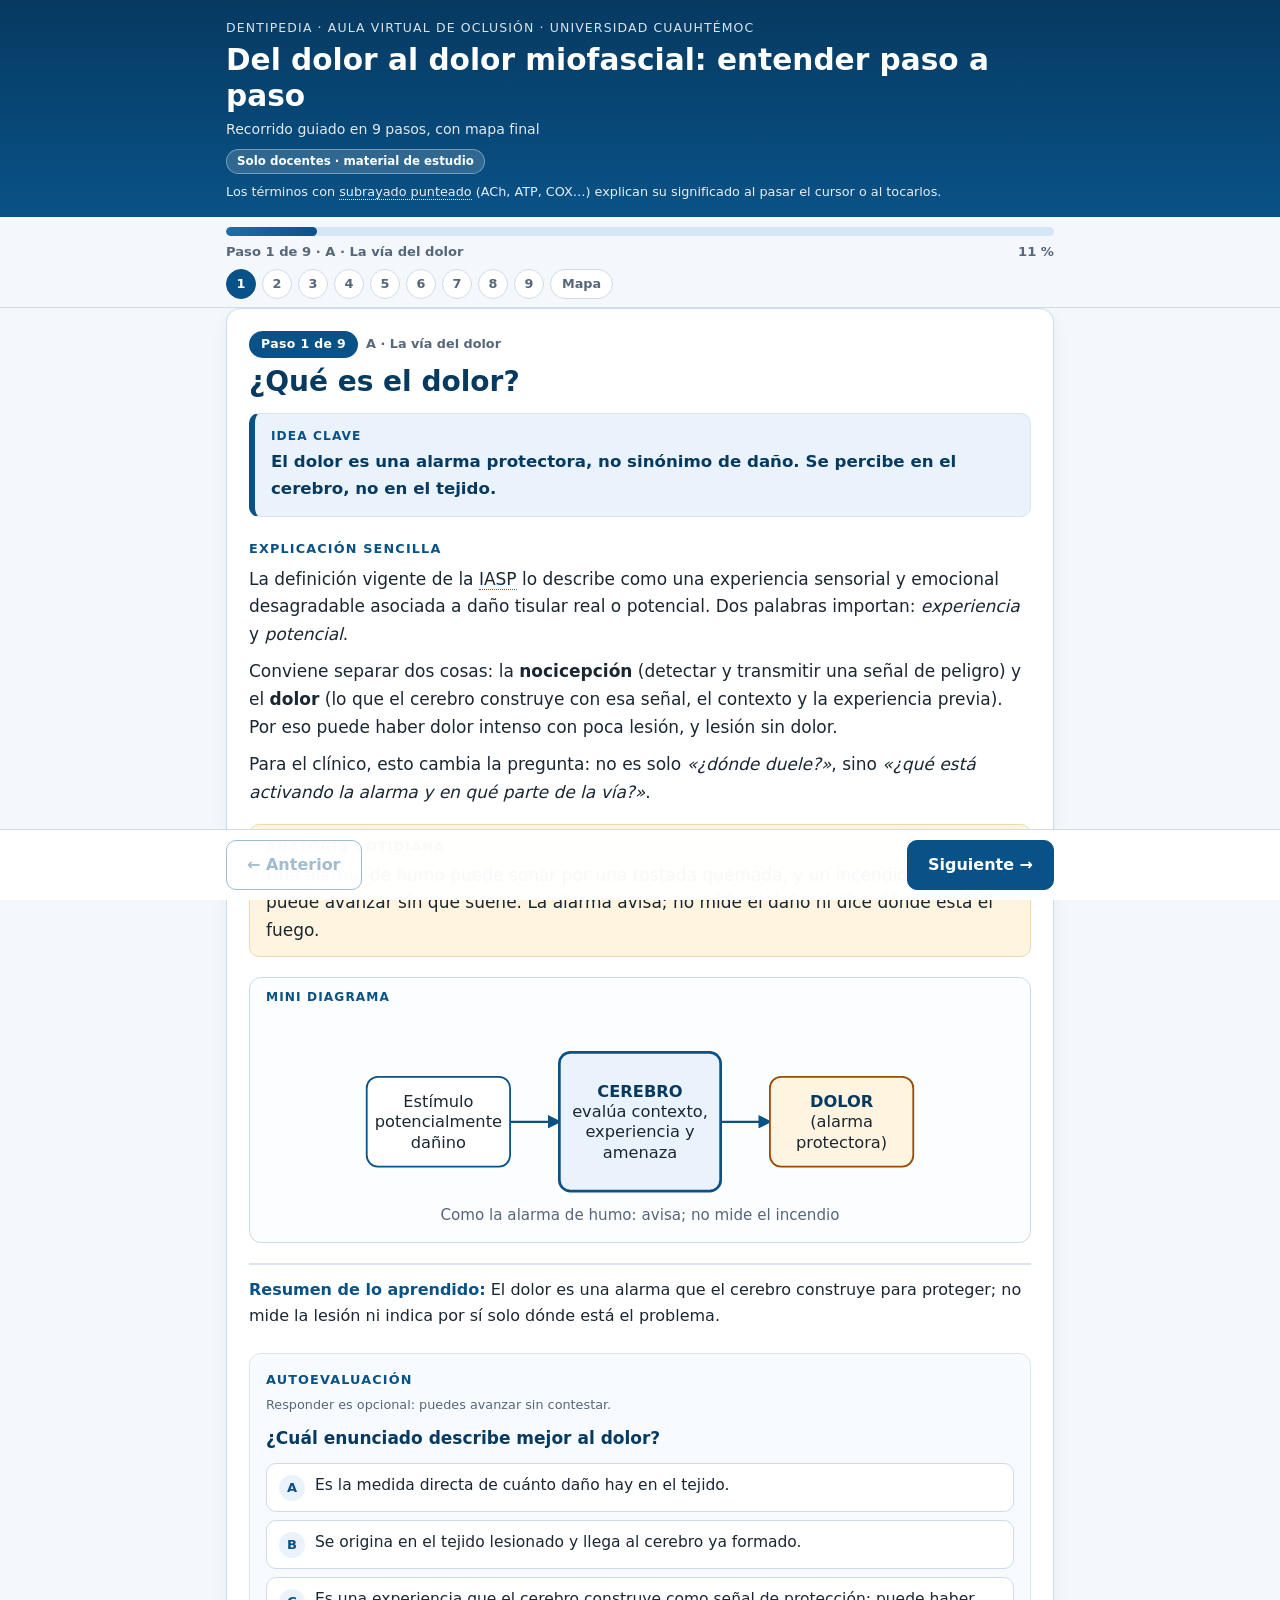
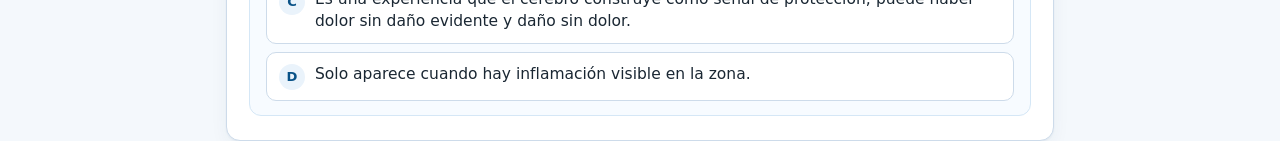
<file: Recorrido_Dolor_Miofascial_Docentes.html>
<!DOCTYPE html>
<html lang="es-MX">
<head>
<meta charset="utf-8">
<meta name="viewport" content="width=device-width, initial-scale=1">
<meta name="color-scheme" content="light">
<meta name="robots" content="noindex">
<title>Del dolor al dolor miofascial · Dentipedia</title>
<style>
:root{
  --navy:#063a61; --blue:#095287; --blue2:#1b6fae; --sky:#eaf3fb; --sky2:#d5e7f6;
  --teal:#23807e; --tealbg:#e5f3f2; --amber:#9a4a07; --amberbg:#fff4e0;
  --red:#b3261e; --redbg:#fdecea; --green:#1b7a45; --greenbg:#e7f5ed;
  --ink:#1a2733; --mute:#56677a; --line:#cddbea; --bg:#f4f8fc; --card:#ffffff;
  --r:14px;
}
*{box-sizing:border-box}
html{scroll-behavior:smooth}
body{margin:0;background:var(--bg);color:var(--ink);
  font:17px/1.62 "Segoe UI",system-ui,-apple-system,Roboto,"Helvetica Neue",Arial,sans-serif;
  -webkit-text-size-adjust:100%}
button{font:inherit;cursor:pointer}
.wrap{max-width:860px;margin:0 auto;padding:0 16px}

/* Encabezado */
.top{background:linear-gradient(180deg,var(--navy),var(--blue));color:#fff;padding:18px 0 14px}
.brand{font-size:.78rem;letter-spacing:.09em;text-transform:uppercase;opacity:.85;margin:0 0 4px}
.top h1{font-size:clamp(1.28rem,4.4vw,1.85rem);line-height:1.22;margin:0 0 4px;font-weight:700}
.top .sub{margin:0;font-size:.88rem;opacity:.88}
.badge{display:inline-block;margin-top:8px;font-size:.74rem;font-weight:600;background:rgba(255,255,255,.16);
  border:1px solid rgba(255,255,255,.35);border-radius:999px;padding:2px 10px}

/* Progreso */
.progress{position:sticky;top:0;z-index:20;background:rgba(244,248,252,.96);backdrop-filter:blur(6px);
  border-bottom:1px solid var(--line);padding:10px 0 8px}
.bar{height:9px;background:var(--sky2);border-radius:99px;overflow:hidden}
.bar i{display:block;height:100%;width:0;background:linear-gradient(90deg,var(--blue2),var(--blue));
  border-radius:99px;transition:width .35s ease}
.pmeta{display:flex;justify-content:space-between;font-size:.82rem;color:var(--mute);margin-top:5px;font-weight:600}
.dots{display:flex;gap:6px;flex-wrap:wrap;margin-top:7px}
.dots button{width:30px;height:30px;border-radius:50%;border:1.5px solid var(--line);background:#fff;color:var(--mute);
  font-size:.8rem;font-weight:700;padding:0;line-height:1}
.dots button.done{background:var(--sky);border-color:var(--blue2);color:var(--blue)}
.dots button.now{background:var(--blue);border-color:var(--blue);color:#fff}
.dots button.map{width:auto;border-radius:99px;padding:0 11px}

/* Tarjeta de paso */
main{padding:18px 0 110px}
.card{background:var(--card);border:1px solid var(--line);border-radius:var(--r);padding:22px 22px 24px;
  box-shadow:0 1px 2px rgba(6,58,97,.05),0 6px 18px rgba(6,58,97,.05);animation:in .28s ease}
@keyframes in{from{opacity:0;transform:translateY(6px)}to{opacity:1;transform:none}}
.kick{display:flex;flex-wrap:wrap;gap:8px;align-items:center;margin-bottom:6px}
.chip{background:var(--blue);color:#fff;font-size:.78rem;font-weight:700;border-radius:99px;padding:3px 12px;letter-spacing:.03em}
.phase{font-size:.8rem;color:var(--mute);font-weight:600}
h2{font-size:clamp(1.35rem,4.6vw,1.75rem);line-height:1.25;color:var(--navy);margin:4px 0 14px}
h3{font-size:.8rem;text-transform:uppercase;letter-spacing:.09em;color:var(--blue);margin:22px 0 6px;font-weight:700}
p{margin:0 0 10px}
.idea{background:var(--sky);border:1px solid var(--sky2);border-left:6px solid var(--blue);border-radius:10px;padding:13px 16px;margin-bottom:6px}
.idea b{display:block;font-size:.76rem;text-transform:uppercase;letter-spacing:.09em;color:var(--blue);margin-bottom:3px}
.idea p{margin:0;font-size:1.04rem;font-weight:600;color:var(--navy)}
.analogy{background:var(--amberbg);border:1px solid #f0d9ae;border-radius:10px;padding:12px 16px;margin-top:18px}
.analogy h3{color:var(--amber);margin:0 0 4px}
.analogy p{margin:0}
.flag{background:var(--redbg);border:1px solid #f2c4bf;border-left:6px solid var(--red);border-radius:10px;padding:10px 14px;margin:14px 0 4px;font-size:.96rem}
.flag b{color:var(--red)}
ul.l{margin:6px 0 10px;padding-left:1.15em} ul.l li{margin-bottom:5px}
.note{font-size:.88rem;color:var(--mute)}

figure.dg{margin:20px 0 6px;border:1px solid var(--line);border-radius:12px;background:#fbfdff;padding:10px 8px 6px}
figure.dg figcaption{font-size:.76rem;text-transform:uppercase;letter-spacing:.09em;color:var(--blue);font-weight:700;padding:0 8px 4px}
figure.dg svg{display:block;width:100%;height:auto;max-width:560px;margin:0 auto}

.resumen{margin-top:20px;border-top:2px solid var(--sky2);padding-top:12px;font-size:1rem}
.resumen b{color:var(--blue)}

/* Tablas */
.tw{overflow-x:auto;margin:8px 0 10px;border:1px solid var(--line);border-radius:10px}
table{border-collapse:collapse;width:100%;font-size:.93rem;min-width:520px;background:#fff}
th,td{padding:8px 11px;text-align:left;vertical-align:top;border-bottom:1px solid var(--line)}
th{background:var(--sky);color:var(--navy);font-size:.82rem;text-transform:uppercase;letter-spacing:.04em}
tr:last-child td{border-bottom:0}
td.k{font-weight:700;color:var(--navy);background:#fafcfe;white-space:nowrap}
tr.hl td,td.hl{background:#f1f8ff}
.tw.compact table{min-width:0}

.drug{border:1px solid var(--line);border-radius:10px;padding:12px 14px;margin:10px 0;background:#fff}
.drug h4{margin:0 0 4px;font-size:1rem;color:var(--navy)}
.drug.ok{border-left:6px solid var(--green)} .drug.no{border-left:6px solid var(--red)} .drug.mid{border-left:6px solid var(--amber)}
.tag{display:inline-block;font-size:.72rem;font-weight:700;border-radius:99px;padding:1px 9px;margin-left:6px;vertical-align:middle}
.tag.g{background:var(--greenbg);color:var(--green)} .tag.r{background:var(--redbg);color:var(--red)} .tag.a{background:var(--amberbg);color:var(--amber)}
.motto{margin:16px 0 4px;text-align:center;font-weight:700;color:#fff;background:var(--navy);border-radius:10px;padding:12px 14px;font-size:1.08rem}
.motto small{display:block;font-weight:400;opacity:.85;font-size:.84rem;margin-top:2px}

/* Autoevaluación */
.quiz{margin-top:24px;background:#f7fbff;border:1.5px solid var(--sky2);border-radius:12px;padding:16px 16px 14px}
.quiz h3{margin:0 0 4px}
.quiz .opt-note{font-size:.8rem;color:var(--mute);margin:0 0 10px}
.qp{font-weight:600;color:var(--navy);margin-bottom:10px}
.opts{display:grid;gap:8px}
.opt{display:flex;gap:10px;align-items:flex-start;text-align:left;width:100%;background:#fff;border:1.5px solid var(--line);
  border-radius:10px;padding:10px 12px;color:var(--ink);line-height:1.45;font-size:.97rem;transition:border-color .15s,background .15s}
.opt:hover:not([disabled]){border-color:var(--blue2);background:var(--sky)}
.opt .lt{flex:0 0 26px;height:26px;border-radius:50%;background:var(--sky);color:var(--blue);font-weight:700;font-size:.82rem;
  display:flex;align-items:center;justify-content:center;margin-top:1px}
.opt[disabled]{cursor:default}
.opt.right{border-color:var(--green);background:var(--greenbg)} .opt.right .lt{background:var(--green);color:#fff}
.opt.wrong{border-color:var(--red);background:var(--redbg)} .opt.wrong .lt{background:var(--red);color:#fff}
.opt.dim{opacity:.62}
.fb{margin-top:10px;border-radius:10px;padding:11px 14px;font-size:.95rem}
.fb.ok{background:var(--greenbg);border:1px solid #b9dfc9;color:#10502d}
.fb.no{background:var(--redbg);border:1px solid #f2c4bf;color:#6e1a15}
.fb b{display:block;margin-bottom:2px}

/* Navegación inferior */
.nav{position:fixed;left:0;right:0;bottom:0;z-index:30;background:rgba(255,255,255,.97);border-top:1px solid var(--line);
  padding:10px 0 calc(10px + env(safe-area-inset-bottom))}
.nav .wrap{display:flex;gap:10px;justify-content:space-between}
.btn{border-radius:10px;border:1.5px solid var(--blue);padding:11px 20px;font-weight:700;font-size:1rem;min-width:130px;transition:background .15s}
.btn.pri{background:var(--blue);color:#fff} .btn.pri:hover{background:var(--navy)}
.btn.sec{background:#fff;color:var(--blue)} .btn.sec:hover{background:var(--sky)}
.btn[disabled]{opacity:.38;cursor:default}
.btn.sm{padding:8px 14px;min-width:0;font-size:.9rem}

/* Mapa */
.maplead{color:var(--mute);margin-bottom:12px}
.mapsvg{display:none}
.mapsvg svg{width:100%;height:auto;display:block}
.mapsvg g.node{cursor:pointer}
.mapsvg g.node:hover rect{stroke-width:3}
.mapsvg .band{font-size:13px;font-weight:700;fill:var(--blue);letter-spacing:.08em;text-transform:uppercase;text-anchor:start}
.mapsvg text{font:14.5px "Segoe UI",system-ui,sans-serif;fill:var(--ink)}
.mapsvg text.b{font-weight:700;fill:var(--navy)}
.mapsvg .lab{font-size:12.5px;fill:var(--mute);font-style:italic}
.maplist{display:block}
.band-t{font-size:.78rem;text-transform:uppercase;letter-spacing:.09em;font-weight:700;color:var(--blue);margin:16px 0 6px}
.mnode{display:flex;gap:10px;align-items:flex-start;width:100%;text-align:left;border:1.5px solid var(--blue2);background:#fff;border-radius:10px;padding:9px 12px;color:var(--ink)}
.mnode .n{flex:0 0 28px;height:28px;border-radius:50%;background:var(--blue);color:#fff;font-weight:700;display:flex;align-items:center;justify-content:center;font-size:.88rem}
.mnode b{display:block;color:var(--navy);line-height:1.25} .mnode span{font-size:.85rem;color:var(--mute)}
.mnode.key{background:var(--tealbg);border-color:var(--teal)} .mnode.key .n{background:var(--teal)}
.mnode.cl{background:var(--sky)}
.down{text-align:center;color:var(--blue2);font-weight:700;line-height:1.1;font-size:1.2rem;margin:3px 0}
.down small{display:block;font-size:.74rem;color:var(--mute);font-weight:400;font-style:italic}
@media (min-width:760px){.mapsvg{display:block}.maplist{display:none}}
.score{display:flex;flex-wrap:wrap;gap:10px;align-items:center;margin:18px 0 6px;background:var(--sky);border:1px solid var(--sky2);border-radius:12px;padding:12px 16px}
.score .big{font-size:1.5rem;font-weight:700;color:var(--navy)}
.sumlist{counter-reset:s;list-style:none;padding:0;margin:8px 0 0}
.sumlist li{display:flex;gap:10px;padding:8px 0;border-bottom:1px solid var(--line);font-size:.95rem}
.sumlist li:last-child{border:0}
.sumlist .n{flex:0 0 26px;height:26px;border-radius:50%;background:var(--sky);color:var(--blue);font-weight:700;font-size:.8rem;display:flex;align-items:center;justify-content:center}
.sumlist a{color:var(--navy);text-decoration:none;font-weight:700;cursor:pointer}
.foot{font-size:.8rem;color:var(--mute);margin:20px 0 0;text-align:center}
.actions{display:flex;gap:8px;flex-wrap:wrap;margin-top:12px}

/* SVG de los pasos */
svg text{font:14.5px "Segoe UI",system-ui,sans-serif;fill:var(--ink)}
svg text.b{font-weight:700;fill:var(--navy)}
svg text.cap{font-size:13.5px;fill:var(--mute)}
svg text.sm{font-size:12.5px;fill:var(--mute)}
svg text.x{fill:var(--red);font-weight:700}
.bx rect{fill:#fff;stroke:var(--blue);stroke-width:1.6}
.bx.main rect{fill:var(--sky);stroke-width:2.4}
.bx.warn rect{fill:var(--amberbg);stroke:var(--amber)}
.bx.teal rect{fill:var(--tealbg);stroke:var(--teal)}
.bx.red rect{fill:var(--redbg);stroke:var(--red)}
.bx.dash rect{stroke-dasharray:5 4;fill:#fff}
.arr{stroke:var(--blue);stroke-width:2;fill:none}
.arr.red{stroke:var(--red)} .arr.am{stroke:var(--amber)} .arr.dash{stroke-dasharray:6 5}
.fibA{stroke:var(--blue);stroke-width:3;fill:none} .fibC{stroke:var(--teal);stroke-width:5;fill:none;stroke-dasharray:1 0}
.zone{fill:#f3f8fd;stroke:var(--sky2);stroke-width:1.5;stroke-dasharray:6 5}


/* Glosario emergente de abreviaturas */
.g{border-bottom:1.5px dotted var(--blue2);cursor:help}
.g:focus-visible{outline:2px solid var(--blue2);outline-offset:2px;border-radius:3px}
tspan.g{text-decoration:underline dotted;text-decoration-color:#1b6fae;text-underline-offset:3px;cursor:help;border:0}
#tip{position:fixed;z-index:60;display:none;max-width:min(330px,calc(100vw - 16px));background:var(--navy);color:#fff;
  font-size:.9rem;line-height:1.45;padding:9px 12px;border-radius:10px;box-shadow:0 6px 20px rgba(6,58,97,.35);pointer-events:none}
#tip b{color:#bfe3ff}
.top .gh{margin:8px 0 0;font-size:.8rem;opacity:.9}
.top .gh i{font-style:normal;border-bottom:1.5px dotted #fff}
@media print{#tip{display:none!important}}

@media (max-width:520px){
  body{font-size:16.5px}
  .card{padding:16px 14px 20px}
  .btn{min-width:0;flex:1}
  .dots{flex-wrap:nowrap;gap:5px}
  .dots button{width:26px;height:26px;font-size:.74rem;flex:0 0 auto}
  .dots button.map{padding:0 9px}
  .top{padding:14px 0 12px}
}
@media print{
  .progress,.nav{display:none} body{background:#fff} main{padding:0}
  .card{box-shadow:none;border:0;padding:0}
}
</style>
</head>
<body>

<svg width="0" height="0" style="position:absolute" aria-hidden="true" focusable="false">
  <defs>
    <marker id="arw" viewBox="0 0 10 10" refX="8.5" refY="5" markerWidth="12" markerHeight="12" markerUnits="userSpaceOnUse" orient="auto"><path d="M0 0L10 5L0 10z" fill="#095287"/></marker>
    <marker id="arwR" viewBox="0 0 10 10" refX="8.5" refY="5" markerWidth="12" markerHeight="12" markerUnits="userSpaceOnUse" orient="auto"><path d="M0 0L10 5L0 10z" fill="#b3261e"/></marker>
    <marker id="arwA" viewBox="0 0 10 10" refX="8.5" refY="5" markerWidth="12" markerHeight="12" markerUnits="userSpaceOnUse" orient="auto"><path d="M0 0L10 5L0 10z" fill="#9a4a07"/></marker>
  </defs>
</svg>

<header class="top">
  <div class="wrap">
    <p class="brand">Dentipedia · Aula Virtual de Oclusión · Universidad Cuauhtémoc</p>
    <h1>Del dolor al dolor miofascial: entender paso a paso</h1>
    <p class="sub">Recorrido guiado en 9 pasos, con mapa final</p>
    <span class="badge">Solo docentes · material de estudio</span>
    <p class="gh">Los términos con <i>subrayado punteado</i> (ACh, ATP, COX…) explican su significado al pasar el cursor o al tocarlos.</p>
  </div>
</header>

<div class="progress" role="navigation" aria-label="Progreso">
  <div class="wrap">
    <div class="bar" role="progressbar" aria-valuemin="0" aria-valuemax="9" aria-valuenow="1" id="barwrap"><i id="fill"></i></div>
    <div class="pmeta"><span id="plbl"></span><span id="pct"></span></div>
    <div class="dots" id="dots"></div>
  </div>
</div>

<main class="wrap" id="stage" tabindex="-1" aria-live="polite"></main>

<div class="nav">
  <div class="wrap">
    <button class="btn sec" id="prev" type="button">← Anterior</button>
    <button class="btn pri" id="next" type="button">Siguiente →</button>
  </div>
</div>

<noscript><div class="wrap"><p>Este recorrido necesita JavaScript habilitado.</p></div></noscript>

<script>
(function(){
"use strict";

/* ---------- Ayudantes para los diagramas SVG ---------- */
var LH = 18;
function esc(s){ return String(s).replace(/&/g,"&amp;").replace(/</g,"&lt;"); }
function box(x,y,w,h,lines,cls){
  var n = lines.length, y0 = y + h/2 - (n-1)*LH/2 + 5, t = "";
  for(var i=0;i<n;i++){
    var s = lines[i], b = s.charAt(0) === "*";
    t += '<text x="'+(x+w/2)+'" y="'+(y0+i*LH)+'" text-anchor="middle"'+(b?' class="b"':'')+'>'+esc(b?s.slice(1):s)+'</text>';
  }
  return '<g class="bx '+(cls||"")+'"><rect x="'+x+'" y="'+y+'" width="'+w+'" height="'+h+'" rx="10"/>'+t+'</g>';
}
function mk(c){ return c==="red"?"arwR":(c==="am"?"arwA":"arw"); }
function arr(x1,y1,x2,y2,c){
  c = c||"";
  return '<line class="arr '+c+'" x1="'+x1+'" y1="'+y1+'" x2="'+x2+'" y2="'+y2+'" marker-end="url(#'+mk(c.split(" ")[0])+')"/>';
}
function pth(d,c){
  c = c||"";
  return '<path class="arr '+c+'" d="'+d+'" marker-end="url(#'+mk(c.split(" ")[0])+')"/>';
}
function txt(x,y,s,cls,anchor){
  return '<text x="'+x+'" y="'+y+'" text-anchor="'+(anchor||"middle")+'"'+(cls?' class="'+cls+'"':'')+'>'+esc(s)+'</text>';
}
function svg(w,h,label,inner){
  return '<svg viewBox="0 0 '+w+' '+h+'" role="img" aria-label="'+esc(label)+'">'+inner+'</svg>';
}

/* ---------- Diagramas de cada paso ---------- */
var DG = {};

DG[1] = function(){
  return svg(500,200,"Del estímulo potencialmente dañino al cerebro, que genera la alarma del dolor",
    box(6,58,128,80,["Estímulo","potencialmente","dañino"]) +
    arr(134,98,178,98) +
    box(178,36,144,124,["*CEREBRO","evalúa contexto,","experiencia y","amenaza"],"main") +
    arr(322,98,366,98) +
    box(366,58,128,80,["*DOLOR","(alarma","protectora)"],"warn") +
    txt(250,186,"Como la alarma de humo: avisa; no mide el incendio","cap")
  );
};

DG[2] = function(){
  return svg(500,222,"Estímulos mecánicos, térmicos y químicos activan al nociceptor, que genera una señal eléctrica",
    '<rect class="zone" x="2" y="4" width="334" height="174" rx="14"/>' +
    txt(12,22,"Tejido (músculo, diente, ATM)","sm","start") +
    box(10,32,150,40,["*Mecánico","presión, estiramiento"]) +
    box(10,82,150,40,["*Térmico","calor o frío extremos"]) +
    box(10,132,150,40,["*Químico","H⁺, K⁺, bradicinina"]) +
    arr(160,52,196,92) + arr(160,102,196,102) + arr(160,152,196,112) +
    box(196,70,130,64,["*NOCICEPTOR","terminación","nerviosa libre"],"main") +
    arr(336,102,372,102) +
    box(372,70,122,64,["*Señal","eléctrica","al SNC"],"warn") +
    txt(250,206,"Detecta peligro (amenaza); no “siente” dolor","cap")
  );
};

DG[3] = function(){
  return svg(500,246,"Fibras Aδ rápidas para dolor punzante y fibras C lentas para dolor sordo, ambas por el trigémino en la cara",
    box(6,12,112,64,["*Fibras Aδ","mielínicas"]) +
    txt(240,36,"rápida · 5–30 m/s","sm") +
    '<path class="fibA" d="M118 44 H372" marker-end="url(#arw)"/>' +
    box(376,12,118,64,["Dolor agudo,","punzante,","bien localizado"],"warn") +
    box(6,98,112,64,["*Fibras C","amielínicas"],"teal") +
    txt(240,122,"lenta · 0.5–2 m/s","sm") +
    '<path class="fibC" d="M118 134 H364" marker-end="url(#arw)"/>' +
    box(376,98,118,64,["Dolor sordo,","difuso, continuo","(el muscular)"],"warn") +
    '<rect x="6" y="178" width="488" height="56" rx="10" fill="#eaf3fb" stroke="#d5e7f6"/>' +
    txt(250,200,"En la cara viajan por el nervio trigémino (V par)","b") +
    txt(250,222,"El dolor muscular viaja sobre todo por fibras C","cap")
  );
};

DG[4] = function(){
  return svg(500,236,"Vía del dolor: cara, núcleo espinal del trigémino, tálamo y corteza; el núcleo funciona como central telefónica",
    box(4,52,104,74,["Cara, dientes,","músculos","y ATM"]) +
    arr(108,89,128,89) +
    box(128,52,116,74,["*Núcleo espinal","del trigémino","(relevo)"],"main") +
    arr(244,89,264,89) +
    box(264,52,104,74,["*Tálamo","(relevo","hacia arriba)"]) +
    arr(368,89,392,89) +
    box(392,52,104,74,["*Corteza","(percepción","y ubicación)"],"warn") +
    '<rect x="86" y="8" width="200" height="26" rx="13" fill="#fdecea" stroke="#b3261e"/>' +
    txt(186,26,"CLAVE: dolor referido","x") +
    pth("M186 34 V52","red") +
    pth("M186 126 V156","dash") +
    box(40,156,420,64,["*Central telefónica: aquí llegan líneas de varias zonas","(músculo, diente, ATM, cuello) y comparten la misma salida."],"dash")
  );
};

DG[5] = function(){
  return svg(500,224,"Acetilcolina inicia la contracción, la acetilcolinesterasa la degrada y el ATP, que requiere oxígeno, permite la relajación",
    box(4,8,150,66,["*Acetilcolina","(placa motora)","se libera"],"main") +
    arr(154,41,176,41) +
    box(176,8,150,66,["Ca²⁺ liberado;","se contrae","el sarcómero"]) +
    arr(326,41,348,41) +
    box(348,8,148,66,["*CONTRACCIÓN"],"warn") +
    box(4,128,150,66,["*Acetilcolinesterasa","degrada la ACh","(termina la señal)"],"teal") +
    arr(79,128,79,76,"am") +
    box(176,128,150,66,["*ATP","necesita oxígeno","(O₂)"],"teal") +
    arr(326,161,348,161) +
    box(348,128,148,66,["*RELAJACIÓN"],"main") +
    txt(250,214,"Sin ATP no hay relajación: el músculo queda “atorado”","cap")
  );
};

DG[6] = function(){
  return svg(500,262,"Círculo vicioso del punto gatillo: acetilcolina sostenida, sarcómeros contraídos, compresión capilar, isquemia, falta de ATP y ausencia de relajación",
    box(4,8,150,66,["*ACh sostenida","en la placa","motora"],"warn") +
    arr(154,41,176,41) +
    box(176,8,150,66,["*Sarcómeros","contraídos","(banda tensa)"]) +
    arr(326,41,348,41) +
    box(348,8,148,66,["*Capilares","comprimidos"]) +
    arr(422,74,422,128) +
    box(348,128,148,66,["*Isquemia","(falta de O₂)"],"red") +
    arr(348,161,326,161) +
    box(176,128,150,66,["*Falta de ATP"],"red") +
    arr(176,161,154,161) +
    box(4,128,150,66,["*No relaja","la contracción","se perpetúa"],"red") +
    arr(79,128,79,76) +
    txt(250,98,"CRISIS ENERGÉTICA","b") +
    txt(250,116,"círculo vicioso","cap") +
    box(4,212,240,44,["*Activo: dolor espontáneo,","reconocido por el paciente"],"warn") +
    box(256,212,240,44,["*Latente: sin dolor espontáneo;","duele solo al palpar"])
  );
};

DG[7] = function(){
  return svg(500,276,"La bradicinina activa el nociceptor, la PGE2 lo sensibiliza, H+ y K+ de la isquemia contribuyen y la sustancia P y el CGRP producen inflamación neurogénica",
    box(6,6,150,68,["*Bradicinina","ACTIVA","directamente"],"warn") +
    arr(110,74,190,102,"am") +
    box(344,6,150,68,["*PGE₂","SENSIBILIZA","(sube el volumen)"],"teal") +
    arr(400,74,310,102) +
    box(175,100,150,64,["*NOCICEPTOR","umbral más bajo","(sensibilización)"],"main") +
    box(6,196,150,60,["*H⁺ y K⁺","por la isquemia"],"red") +
    arr(110,196,190,162,"red") +
    box(300,190,196,72,["*Sustancia P y CGRP","→ mastocitos: histamina","y serotonina"],"warn") +
    arr(300,164,356,190,"am") +
    txt(430,92,"(vía COX)","sm")
  );
};

DG[8] = function(){
  return svg(500,254,"Convergencia de aferentes de músculo, diente, ATM y C1–C3 sobre la misma neurona de segundo orden; el cerebro confunde el origen",
    box(6,8,150,38,["Músculo (masetero)"]) +
    box(6,58,150,38,["Diente"]) +
    box(6,108,150,38,["ATM"]) +
    box(6,158,150,38,["Cervicales C1–C3"]) +
    arr(156,27,214,92) + arr(156,77,214,100) + arr(156,127,214,112) + arr(156,177,214,122) +
    box(214,76,100,60,["*Neurona","de 2.º orden"],"main") +
    arr(314,106,350,106) +
    box(350,66,144,80,["*Cerebro:","“¿de dónde","viene?”"],"warn") +
    '<rect x="6" y="208" width="488" height="38" rx="19" fill="#fdecea" stroke="#b3261e"/>' +
    txt(250,232,"Lo percibe donde NO está la fuente (molar, oído, sien)","x")
  );
};

DG[9] = function(){
  return svg(500,310,"Cascada del ácido araquidónico: los corticosteroides inhiben la fosfolipasa A2 y los AINE inhiben la COX; ninguno resuelve el punto gatillo",
    box(150,6,200,38,["Fosfolípidos de membrana"]) +
    arr(250,44,250,92) +
    txt(236,72,"Fosfolipasa A₂","sm","end") +
    txt(266,72,"✕ Corticosteroides","x","start") +
    box(150,92,200,38,["*Ácido araquidónico"],"main") +
    arr(250,130,250,178) +
    txt(236,158,"COX-1 / COX-2","sm","end") +
    txt(266,158,"✕ AINE","x","start") +
    box(150,178,200,38,["*Prostaglandinas (PGE₂)"],"teal") +
    arr(250,216,250,248) +
    box(110,248,280,34,["Sensibilización del nociceptor"],"warn") +
    txt(250,302,"Reducen la sensibilización; no liberan el punto gatillo","cap")
  );
};

/* ---------- Contenido de los 9 pasos ---------- */
var STEPS = [

/* 1 */ {
  title:"¿Qué es el dolor?",
  phase:"A · La vía del dolor",
  idea:"El dolor es una alarma protectora, no sinónimo de daño. Se percibe en el cerebro, no en el tejido.",
  exp:[
    "La definición vigente de la IASP lo describe como una experiencia sensorial y emocional desagradable asociada a daño tisular real o potencial. Dos palabras importan: <i>experiencia</i> y <i>potencial</i>.",
    "Conviene separar dos cosas: la <b>nocicepción</b> (detectar y transmitir una señal de peligro) y el <b>dolor</b> (lo que el cerebro construye con esa señal, el contexto y la experiencia previa). Por eso puede haber dolor intenso con poca lesión, y lesión sin dolor.",
    "Para el clínico, esto cambia la pregunta: no es solo <i>«¿dónde duele?»</i>, sino <i>«¿qué está activando la alarma y en qué parte de la vía?»</i>."
  ],
  ana:"Una alarma de humo puede sonar por una tostada quemada, y un incendio lento puede avanzar sin que suene. La alarma avisa; no mide el daño ni dice dónde está el fuego.",
  dg:DG[1],
  res:"El dolor es una alarma que el cerebro construye para proteger; no mide la lesión ni indica por sí solo dónde está el problema.",
  q:{
    p:"¿Cuál enunciado describe mejor al dolor?",
    o:[
      "Es la medida directa de cuánto daño hay en el tejido.",
      "Se origina en el tejido lesionado y llega al cerebro ya formado.",
      "Es una experiencia que el cerebro construye como señal de protección; puede haber dolor sin daño evidente y daño sin dolor.",
      "Solo aparece cuando hay inflamación visible en la zona."
    ],
    ok:2,
    why:[
      "El dolor no es un medidor de daño: puede ser intenso con lesión mínima, o estar ausente con lesión importante.",
      "En el tejido solo se detecta el estímulo (nocicepción); la experiencia del dolor se construye en el cerebro.",
      null,
      "No requiere inflamación visible; puede existir sin ningún signo local."
    ],
    exp:"El tejido detecta; el cerebro decide si eso duele. De ahí que localizar el dolor y localizar la causa no siempre sea lo mismo."
  }
},

/* 2 */ {
  title:"Nociceptores: los detectores de peligro",
  phase:"A · La vía del dolor",
  idea:"Los nociceptores son terminaciones nerviosas que detectan peligro mediante estímulos mecánicos, térmicos y químicos.",
  exp:[
    "Son <b>terminaciones nerviosas libres</b>, sin una estructura especializada, distribuidas en piel, mucosas, pulpa, periodonto, cápsula articular y músculo. Tienen un umbral alto: responden cuando el estímulo ya es potencialmente dañino.",
    "Responden a tres tipos de estímulo:",
    "<ul class='l'><li><b>Mecánico:</b> presión intensa, estiramiento o compresión.</li><li><b>Térmico:</b> calor o frío extremos.</li><li><b>Químico:</b> sustancias liberadas por el propio tejido (H⁺, K⁺, bradicinina, prostaglandinas).</li></ul>",
    "En su membrana hay canales iónicos que convierten el estímulo en señal eléctrica; por ejemplo, el TRPV1 responde al calor nocivo y a los protones (H⁺). Esa señal es la que viaja hacia el sistema nervioso central."
  ],
  ana:"Piensa en los sensores de una casa: uno detecta vibración, otro temperatura y otro gas. Ninguno «apaga» el peligro; solo manda el aviso a la central.",
  dg:DG[2],
  res:"Los nociceptores son terminaciones libres que traducen estímulos mecánicos, térmicos y químicos en señales eléctricas de alerta.",
  q:{
    p:"¿Qué son los nociceptores?",
    o:[
      "Neuronas de la corteza que interpretan la intensidad del dolor.",
      "Terminaciones nerviosas libres que detectan estímulos mecánicos, térmicos o químicos potencialmente dañinos.",
      "Receptores que solo responden al calor extremo.",
      "Células musculares que se contraen ante el daño."
    ],
    ok:1,
    why:[
      "La interpretación ocurre en el cerebro; los nociceptores están en la periferia.",
      null,
      "Responden a tres tipos de estímulo, no solo al térmico.",
      "No son células musculares; son terminaciones de neuronas sensitivas."
    ],
    exp:"Detectan y traducen; no interpretan. Además, los estímulos químicos (como los del paso 7) explican por qué un tejido isquémico duele sin que nadie lo toque."
  }
},

/* 3 */ {
  title:"Conducción: fibras Aδ y fibras C",
  phase:"A · La vía del dolor",
  idea:"Aδ conduce rápido y produce dolor agudo y punzante; C conduce lento y produce dolor sordo. El dolor muscular viaja sobre todo por fibras C.",
  exp:[
    "<b>Fibras Aδ:</b> delgadas y mielínicas (≈ 5–30 m/s). Producen el «primer dolor»: agudo, punzante y bien localizado.",
    "<b>Fibras C:</b> amielínicas y más lentas (≈ 0.5–2 m/s). Producen el «segundo dolor»: sordo, difuso, continuo y <i>mal localizado</i>. En músculo, los nociceptores corresponden a las fibras de los grupos III (Aδ) y IV (C), con predominio de estas últimas.",
    "En la región orofacial, la información sensitiva viaja por el <b>nervio trigémino</b> (V par): los cuerpos neuronales están en el ganglio trigeminal y sus prolongaciones centrales entran al tronco encefálico.",
    "Dato clínico: un dolor «sordo, difuso y que no sé dónde tengo» es el tipo de queja típico del dolor muscular, y su localización imprecisa prepara el terreno para el dolor referido (paso 8)."
  ],
  ana:"Dos caminos hacia la misma ciudad: una autopista de cuota (Aδ), rápida y directa, y un camino de terracería (C), lento y con mala señalización. El aviso llega por ambos, pero no con la misma claridad.",
  dg:DG[3],
  res:"Aδ avisa rápido y con precisión; C avisa lento y sin precisión, y es la vía principal del dolor muscular, que en la cara viaja por el trigémino.",
  q:{
    p:"Una paciente describe un dolor sordo, difuso y persistente en la mejilla que «no sabe ubicar». ¿Qué fibras predominan en esa sensación?",
    o:[
      "Fibras Aδ, que conducen el dolor agudo y bien localizado.",
      "Fibras Aβ, que conducen tacto y presión suave.",
      "Fibras motoras Aα, que inervan el músculo.",
      "Fibras C, amielínicas y lentas."
    ],
    ok:3,
    why:[
      "Aδ da el dolor punzante y localizado, lo contrario de lo que describe.",
      "Aβ conduce tacto y presión inocua; no es la vía nociceptiva principal.",
      "Las fibras motoras llevan órdenes hacia el músculo; no son sensitivas.",
      null
    ],
    exp:"Sordo, difuso y mal localizado es la firma de las fibras C, que son además las más relacionadas con el dolor muscular."
  }
},

/* 4 */ {
  title:"El centro de relevo: del núcleo espinal del trigémino a la corteza",
  phase:"A · La vía del dolor",
  idea:"La señal hace relevo en el núcleo espinal del trigémino, sube al tálamo y llega a la corteza. Este paso es la clave para entender el dolor referido.",
  exp:[
    "Las fibras nociceptivas de la cara entran al tronco encefálico y descienden por el tracto espinal del trigémino hasta el <b>núcleo espinal del trigémino</b> (en particular su porción caudal), equivalente al asta dorsal de la médula para la cara.",
    "Ahí hacen sinapsis con la <b>neurona de segundo orden</b>. Esta cruza la línea media y asciende al <b>tálamo</b>, y de ahí la información se distribuye a la <b>corteza</b>, donde se localiza e interpreta el dolor y se le da su componente emocional.",
    "Lo esencial: en ese primer relevo <b>confluyen aferentes de estructuras diferentes</b> (dientes, músculos, ATM y también los nervios cervicales superiores). Comparten las mismas neuronas de segundo orden."
  ],
  ana:"Una central telefónica: llegan líneas de muchas casas y todas salen por los mismos cables. Cuando suena el aviso, la operadora ya no sabe con certeza de cuál casa vino.",
  flag:"<b>Paso clave:</b> si dos fuentes distintas comparten la neurona de segundo orden, el cerebro puede equivocarse de origen. Lo retomaremos en el paso 8.",
  dg:DG[4],
  res:"El núcleo espinal del trigémino es la central de relevo (→ tálamo → corteza) y, al reunir aferentes de varias zonas, es la base del dolor referido.",
  q:{
    p:"¿Por qué el núcleo espinal del trigémino es clave para entender el dolor referido?",
    o:[
      "Porque ahí se origina el impulso doloroso dentro del músculo.",
      "Porque libera acetilcolina que sensibiliza al nociceptor.",
      "Porque en él confluyen aferentes de varias estructuras sobre las mismas neuronas de segundo orden.",
      "Porque es la región cortical que localiza el dolor."
    ],
    ok:2,
    why:[
      "El impulso nace en la periferia (nociceptor); el núcleo es un relevo central.",
      "La acetilcolina actúa en la placa motora, no en este núcleo, y no sensibiliza nociceptores.",
      null,
      "La corteza es el destino final; el núcleo espinal es el primer relevo."
    ],
    exp:"La convergencia de varias fuentes en la misma neurona es lo que hace posible que el cerebro atribuya mal el origen."
  }
},

/* 5 */ {
  title:"Cómo se contrae y se relaja un músculo",
  phase:"B · El músculo y el punto gatillo",
  idea:"La acetilcolina inicia la contracción; la acetilcolinesterasa la termina; pero relajar exige ATP, y el ATP exige oxígeno.",
  exp:[
    "El impulso nervioso libera <b>acetilcolina (ACh)</b> en la <b>placa motora</b>. La ACh despolariza la fibra, se libera calcio del retículo sarcoplásmico y los sarcómeros se acortan (actina-miosina): el músculo se contrae.",
    "La <b>acetilcolinesterasa</b> degrada la ACh en la hendidura sináptica en milisegundos, y así termina la orden de contraer.",
    "Pero apagar la orden no basta para relajar. <b>Relajar es un proceso activo que gasta ATP</b>: se necesita para bombear el calcio de regreso al retículo y para que la miosina se suelte de la actina.",
    "Y el ATP de una fibra en actividad sostenida depende de un buen flujo de sangre: <b>sin oxígeno no hay suficiente ATP</b>."
  ],
  ana:"Un candado de bicicleta: cerrarlo es fácil y rápido, pero para abrirlo necesitas la llave. El ATP es la llave; sin ella, el candado queda trabado (en el extremo, como la rigidez cadavérica, donde ya no se produce ATP).",
  dg:DG[5],
  res:"La ACh ordena contraer, la acetilcolinesterasa corta la orden y el ATP —que depende del oxígeno— es lo que permite relajar.",
  q:{
    p:"¿Qué ocurre en la fibra muscular si falta ATP?",
    o:[
      "La ACh deja de liberarse y el músculo queda flácido.",
      "La miosina no puede soltarse de la actina y el músculo no se relaja.",
      "La acetilcolinesterasa se activa en exceso y degrada la ACh antes de tiempo.",
      "El sarcómero se relaja más rápido porque no gasta energía."
    ],
    ok:1,
    why:[
      "La liberación de ACh depende de la neurona; la falta de ATP afecta la relajación, no ese paso.",
      null,
      "La actividad de la acetilcolinesterasa no aumenta por falta de ATP.",
      "Es al revés: relajar consume energía; sin ATP se dificulta."
    ],
    exp:"Contraer necesita señal; relajar necesita energía. Esa asimetría es el corazón del punto gatillo."
  }
},

/* 6 */ {
  title:"El punto gatillo: la «crisis energética»",
  phase:"B · El músculo y el punto gatillo",
  idea:"Una liberación sostenida de ACh mantiene sarcómeros contraídos, comprime los capilares y crea isquemia: sin ATP el músculo no relaja y el círculo se perpetúa.",
  exp:[
    "En la <b>hipótesis integrada</b> del punto gatillo (Simons y Travell), una zona de la placa motora libera ACh de forma excesiva y sostenida. Los sarcómeros de esa zona permanecen contraídos y forman la <b>banda tensa</b> con su nódulo palpable.",
    "La contracción continua <b>comprime los capilares</b>. Resultado: <b>isquemia</b> local, menos oxígeno y <b>menos ATP</b>. Sin ATP el músculo no puede relajar; sigue contraído, comprime más y el círculo se repite: es la «crisis energética».",
    "<b>Punto gatillo activo:</b> causa dolor espontáneo y reproduce la queja del paciente al palparlo. <b>Punto gatillo latente:</b> no duele de manera espontánea, pero sí al palparlo, y puede restringir el movimiento o convertirse en activo ante sobrecarga, bruxismo o estrés.",
    "<span class='note'>Nota docente: es el modelo explicativo más aceptado, aunque sigue en investigación; conviene presentarlo como hipótesis de trabajo.</span>"
  ],
  ana:"Una manguera de jardín doblada: el agua (oxígeno) no pasa, el extremo se queda sin flujo y la parte doblada se atora más. Para desatorarla hay que quitar el doblez, no solo golpear la manguera.",
  dg:DG[6],
  res:"El punto gatillo es un círculo vicioso: ACh sostenida → contracción → isquemia → falta de ATP → no relaja → más contracción.",
  q:{
    p:"¿Qué distingue a un punto gatillo activo de uno latente?",
    o:[
      "El activo causa dolor espontáneo y reproduce la queja al palpar; el latente solo duele al palparlo.",
      "El activo solo existe en el masetero; el latente, en el temporal.",
      "El latente es el único que presenta banda tensa palpable.",
      "El activo no duele a la palpación; el latente sí."
    ],
    ok:0,
    why:[
      null,
      "Pueden presentarse en cualquier músculo; la diferencia no es de ubicación.",
      "Ambos pueden presentar banda tensa; la diferencia es el dolor espontáneo.",
      "Es al revés: el activo duele de forma espontánea y a la palpación."
    ],
    exp:"Un latente no se debe descartar: puede limitar el movimiento y activarse con sobrecarga o estrés."
  }
},

/* 7 */ {
  title:"Las sustancias del dolor y la sensibilización periférica",
  phase:"B · El músculo y el punto gatillo",
  idea:"La bradicinina activa al nociceptor; las prostaglandinas (PGE₂) lo sensibilizan: «suben el volumen». La isquemia aporta H⁺ y K⁺, y la sustancia P con el CGRP generan inflamación neurogénica.",
  exp:[
    "El tejido isquémico y dañado libera una «sopa» química alrededor de los nociceptores:",
    "<ul class='l'><li><b>Bradicinina:</b> <i>activa directamente</i> al nociceptor.</li><li><b>Prostaglandinas (PGE₂):</b> <i>sensibilizan</i> (bajan el umbral); se forman a partir del ácido araquidónico por acción de la <b>COX</b>.</li><li><b>H⁺ y K⁺:</b> se acumulan por la isquemia y activan/sensibilizan los canales del nociceptor.</li><li><b>Sustancia P y CGRP:</b> el propio nociceptor los libera; producen <b>inflamación neurogénica</b> y hacen que los mastocitos liberen <b>histamina y serotonina</b>, que a su vez estimulan más al nociceptor.</li></ul>",
    "El resultado es la <b>sensibilización periférica</b>: el nociceptor responde con estímulos más débiles y de forma más intensa. Clínicamente, el punto gatillo duele con una presión que antes era tolerable."
  ],
  ana:"El nociceptor es un timbre. La bradicinina es alguien que lo presiona. Las prostaglandinas no tocan el timbre: suben el volumen para que cualquier roce suene fuerte.",
  dg:DG[7],
  res:"Bradicinina activa, PGE₂ sensibiliza, H⁺/K⁺ vienen de la isquemia y sustancia P/CGRP perpetúan el proceso: todo baja el umbral del nociceptor.",
  q:{
    p:"¿Qué función tienen la bradicinina y la PGE₂ sobre el nociceptor?",
    o:[
      "La PGE₂ lo activa directamente; la bradicinina lo sensibiliza.",
      "Ambas solo lo sensibilizan, ninguna lo activa.",
      "La bradicinina lo activa directamente; la PGE₂ lo sensibiliza.",
      "Ninguna actúa sobre él; actúan solo sobre el músculo."
    ],
    ok:2,
    why:[
      "Los papeles están invertidos: es la bradicinina la que activa.",
      "La bradicinina sí activa directamente al nociceptor.",
      null,
      "Ambas actúan sobre el nociceptor, no solo sobre el músculo."
    ],
    exp:"Activar y sensibilizar son cosas distintas: la segunda explica por qué un AINE puede reducir el dolor sin eliminar el punto gatillo."
  }
},

/* 8 */ {
  title:"Dolor referido: cuando el cerebro se equivoca de lugar",
  phase:"C · De la teoría a la clínica",
  idea:"Aferentes de músculo, diente, ATM y C1–C3 convergen en la misma neurona de segundo orden. Con la sensibilización central, el cerebro confunde el origen.",
  exp:[
    "Por la <b>convergencia aferente</b> (paso 4), el cerebro recibe una señal de «algo duele» sin una etiqueta clara de procedencia. Ante la duda, la ubica en la región más frecuente o más representada: por ejemplo, un diente.",
    "La <b>sensibilización central</b> lo agrava: las neuronas de segundo orden se vuelven hiperexcitables, amplían su campo receptivo y el dolor se «extiende» a zonas donde no hay lesión.",
    "<b>Patrones frecuentes</b> (para memorizar):",
    "<div class='tw'><table><thead><tr><th>Músculo con punto gatillo</th><th>Dolor referido a</th></tr></thead><tbody><tr><td class='k'>Masetero</td><td>Molares superiores e inferiores, oído y mandíbula</td></tr><tr><td class='k'>Temporal</td><td>Sien, dientes superiores y región detrás del ojo</td></tr><tr><td class='k'>Esternocleidomastoideo</td><td>Cara, oído y frente</td></tr><tr><td class='k'>Pterigoideo lateral</td><td>Seno maxilar y ATM</td></tr></tbody></table></div>",
    "<b>Prueba clínica:</b> si el dolor es referido, <i>anestesiar el sitio donde duele no lo quita</i>; tratar la fuente (el punto gatillo) <i>sí</i> lo hace."
  ],
  ana:"Un solo timbre para varias puertas: suena, pero desde adentro no sabes cuál tocaron. Se abre la que se cree más probable, no necesariamente la correcta.",
  motto:["Palpa antes de instrumentar","Antes de tratar un diente o una ATM, descarta la fuente muscular."],
  dg:DG[8],
  res:"El dolor referido nace de la convergencia en la neurona de segundo orden: el cerebro percibe el dolor donde no está la fuente.",
  q:{
    p:"Una paciente refiere dolor en un molar. El diente está sano y la anestesia local de ese diente no lo quita; al palpar el masetero se reproduce su dolor. ¿Cuál es la interpretación más probable?",
    o:[
      "Pulpitis irreversible que requiere tratamiento de conductos.",
      "Anestesia insuficiente; se repite el bloqueo con más volumen.",
      "Fractura radicular oculta que requiere extracción.",
      "Dolor referido de un punto gatillo del masetero; hay que tratar la fuente."
    ],
    ok:3,
    why:[
      "Una pulpitis sí cedería con la anestesia del diente; aquí el diente está sano y el dolor no cede.",
      "Si el dolor no cede con la anestesia, el problema no está en ese diente; repetir el bloqueo solo retrasa el diagnóstico.",
      "Sin signos de fractura y con reproducción del dolor a la palpación muscular, esa conclusión no tiene sustento.",
      null
    ],
    exp:"Dos datos lo delatan: la anestesia no quita el dolor y la palpación del músculo lo reproduce. Por eso: palpa antes de instrumentar."
  }
},

/* 9 */ {
  title:"Dolor miofascial: definición, diferencias y manejo",
  phase:"C · De la teoría a la clínica",
  idea:"Primero conservador y reversible: educación, calor, estiramiento, férula e infiltración del punto gatillo. Los AINE solo reducen la sensibilización y los corticosteroides no están indicados en el músculo.",
  exp:[
    "<b>Definición:</b> dolor muscular regional y crónico con <b>puntos gatillo</b> y <b>dolor referido</b>.",
    "<b>¿En qué se diferencia de otros dolores musculares?</b>",
    "<div class='tw'><table><thead><tr><th></th><th>Dolor muscular local</th><th>Mioespasmo</th><th>Dolor miofascial</th></tr></thead><tbody>" +
      "<tr><td class='k'>Inicio y curso</td><td>Agudo, tras sobrecarga o uso</td><td>Agudo, súbito</td><td>Crónico, regional</td></tr>" +
      "<tr><td class='k'>A la palpación</td><td>Sensibilidad difusa del músculo</td><td>Músculo rígido, endurecido y doloroso</td><td>Banda tensa con punto gatillo</td></tr>" +
      "<tr><td class='k'>Dolor referido</td><td>No</td><td>No (dolor local)</td><td class='hl'><b>Sí</b>, al comprimir el punto</td></tr>" +
      "<tr><td class='k'>Función</td><td>Dolor al usar el músculo</td><td>Limitación marcada del movimiento (apertura)</td><td>Dolor y limitación variables</td></tr>" +
      "</tbody></table></div>",
    "<b>Palpación:</b> presión digital de <b>1–2 kg</b> durante <b>2–5 s</b>, siempre <b>bilateral</b> y comparando ambos lados; se busca la banda tensa, el nódulo doloroso y si el dolor reproduce la queja o se refiere a otra zona.",
    "<b>Manejo reversible (primera línea):</b>",
    "<ul class='l'><li>Educación del paciente (qué es, factores que lo perpetúan).</li><li>Dieta blanda y reposo funcional.</li><li>Calor húmedo.</li><li>Estiramiento suave y progresivo.</li><li>Férula de estabilización (Michigan).</li><li>Infiltración del punto gatillo con <b>lidocaína sin vasoconstrictor</b> o <b>punción seca</b> (evita sumar vasoconstricción a un tejido ya isquémico).</li></ul>",
    "<b>Fármacos: qué hacen y qué no hacen</b>",
    "<div class='drug mid'><h4>AINE <span class='tag a'>solo adyuvante</span></h4><p>Inhiben la COX y disminuyen las prostaglandinas: reducen la <i>sensibilización</i> (paso 7), pero <b>no resuelven el punto gatillo</b>. <b>COX-1</b> es constitutiva (mucosa gástrica, plaquetas, riñón); <b>COX-2</b> se induce en la inflamación. Los no selectivos inhiben ambas (más riesgo gastrointestinal); los selectivos de COX-2 reducen ese riesgo, con consideraciones cardiovasculares.</p></div>" +
    "<div class='drug no'><h4>Corticosteroides <span class='tag r'>no indicados en el músculo</span></h4><p>Inhiben la <b>fosfolipasa A₂</b>, es decir, la cascada desde el inicio. No se indican aquí porque el cuadro <b>no es primariamente inflamatorio</b>, son <b>miotóxicos</b> al inyectarse en el músculo y tienen <b>efectos sistémicos</b>. Sí tienen lugar en la <b>artritis o capsulitis de la ATM</b>.</p></div>"
  ],
  ana:"Un AINE es silenciar la alarma; el tratamiento del punto gatillo es apagar el fuego. Silenciarla alivia un rato, pero el fuego sigue. Es la misma alarma de humo del paso 1.",
  dg:DG[9],
  res:"Dolor miofascial = punto gatillo + dolor referido; se maneja primero de forma reversible y sobre la fuente, con los fármacos como apoyo y sin corticosteroides en el músculo.",
  q:{
    p:"Paciente con dolor miofascial masticatorio y puntos gatillo confirmados por palpación. ¿Qué plan es el más adecuado?",
    o:[
      "Infiltrar corticosteroide en el músculo para desinflamar.",
      "Ajuste oclusal irreversible inmediato, antes de otra cosa.",
      "AINE continuo como tratamiento principal, porque eliminan el punto gatillo.",
      "Manejo reversible (educación, calor, estiramiento, férula, infiltración de lidocaína sin vasoconstrictor o punción seca) y AINE solo como apoyo."
    ],
    ok:3,
    why:[
      "Los corticosteroides son miotóxicos en el músculo y el cuadro no es primariamente inflamatorio.",
      "Las intervenciones irreversibles no son de primera intención; primero se tratan la fuente y los factores perpetuantes de forma reversible.",
      "Los AINE reducen la sensibilización, pero no resuelven el punto gatillo.",
      null
    ],
    exp:"Se trata la fuente muscular, de forma reversible; el fármaco acompaña, no sustituye."
  }
}
];

/* ---------- Estado ---------- */
var N = STEPS.length;            // 9
var MAP = N;                     // índice de la pantalla del mapa
var cur = 0;
var ans = [];
for(var a=0;a<N;a++) ans.push(null);

var $stage = document.getElementById("stage");
var $fill  = document.getElementById("fill");
var $plbl  = document.getElementById("plbl");
var $pct   = document.getElementById("pct");
var $bar   = document.getElementById("barwrap");
var $dots  = document.getElementById("dots");
var $prev  = document.getElementById("prev");
var $next  = document.getElementById("next");
var LETTERS = ["A","B","C","D"];

/* ---------- Glosario emergente ---------- */
var GL = {
  "ACh":"Acetilcolina. Neurotransmisor que la neurona motora libera en la placa motora para ordenar la contracción del músculo.",
  "AChE":"Acetilcolinesterasa. Enzima que degrada la acetilcolina en la hendidura sináptica y así termina la orden de contraer.",
  "ATP":"Trifosfato de adenosina. La “moneda de energía” de la célula: el músculo la necesita para contraerse y, sobre todo, para relajarse.",
  "AINE":"Antiinflamatorios no esteroideos (por ejemplo ibuprofeno, naproxeno, diclofenaco). Inhiben la COX y reducen las prostaglandinas.",
  "COX":"Ciclooxigenasa. Enzima que convierte el ácido araquidónico en prostaglandinas. Existen dos isoformas: COX-1 y COX-2.",
  "COX-1":"Ciclooxigenasa 1. Constitutiva: protege la mucosa gástrica y participa en la función plaquetaria y renal.",
  "COX-2":"Ciclooxigenasa 2. Inducible: aumenta en los tejidos con inflamación y produce prostaglandinas que sensibilizan al nociceptor.",
  "PGE₂":"Prostaglandina E₂. No activa por sí sola al nociceptor: baja su umbral (lo sensibiliza), como subir el volumen.",
  "CGRP":"Péptido relacionado con el gen de la calcitonina. Neuropéptido que libera el nociceptor; causa vasodilatación y favorece la inflamación neurogénica.",
  "SNC":"Sistema nervioso central: encéfalo y médula espinal (para la cara, también el tronco encefálico).",
  "ATM":"Articulación temporomandibular.",
  "TRPV1":"Canal iónico del nociceptor (receptor de potencial transitorio vaniloide 1). Se activa con calor nocivo (≈ 43 °C o más), con protones (H⁺) y con capsaicina.",
  "IASP":"Asociación Internacional para el Estudio del Dolor (International Association for the Study of Pain).",
  "H⁺":"Protones (iones hidrógeno). Al acumularse en el tejido isquémico lo vuelven ácido y activan a los nociceptores.",
  "K⁺":"Ion potasio. Sale de las células dañadas o isquémicas y despolariza a los nociceptores.",
  "Ca²⁺":"Ion calcio. Se libera del retículo sarcoplásmico y desencadena el deslizamiento actina-miosina (la contracción).",
  "O₂":"Oxígeno. Necesario para producir ATP en cantidad suficiente.",
  "Aδ":"“A delta”. Fibras nerviosas delgadas y mielínicas, de conducción rápida; transmiten el dolor agudo y punzante.",
  "C1–C3":"Primeros tres segmentos cervicales (nervios C1 a C3). Sus aferentes convergen con las del trigémino en el mismo núcleo.",
  "V par":"Quinto par craneal: el nervio trigémino.",
  "m/s":"Metros por segundo (velocidad de conducción nerviosa)."
};
var GK = Object.keys(GL).sort(function(a,b){ return b.length - a.length; });
var GRE = new RegExp("(^|[^\\p{L}\\p{N}_])(" + GK.map(function(k){ return k.replace(/[.*+?^${}()|[\]\\\/]/g,"\\$&"); }).join("|") + ")(?![\\p{L}\\p{N}])","gu");
var SVGNS = "http://www.w3.org/2000/svg";

function glosar(root){
  if(!root) return;
  var w = document.createTreeWalker(root, NodeFilter.SHOW_TEXT, null), nodes = [], n;
  while((n = w.nextNode())) nodes.push(n);
  nodes.forEach(function(t){
    var p = t.parentNode;
    if(!p || (p.classList && p.classList.contains("g"))) return;
    var s = t.nodeValue;
    GRE.lastIndex = 0;
    if(!GRE.test(s)) return;
    GRE.lastIndex = 0;
    var isSvg = (p.namespaceURI === SVGNS);
    var frag = document.createDocumentFragment(), last = 0, m;
    while((m = GRE.exec(s))){
      var start = m.index + m[1].length;
      if(start > last) frag.appendChild(document.createTextNode(s.slice(last, start)));
      var el = isSvg ? document.createElementNS(SVGNS, "tspan") : document.createElement("span");
      el.setAttribute("class", "g");
      el.setAttribute("data-g", m[2]);
      if(!isSvg) el.setAttribute("tabindex", "0");
      el.textContent = m[2];
      frag.appendChild(el);
      last = start + m[2].length;
    }
    if(last < s.length) frag.appendChild(document.createTextNode(s.slice(last)));
    p.replaceChild(frag, t);
  });
}

var tip = document.createElement("div");
tip.id = "tip"; tip.setAttribute("role","tooltip");
document.body.appendChild(tip);
var tipPin = null;
function hideTip(){ tip.style.display = "none"; tipPin = null; }
function showTip(el){
  var k = el.getAttribute("data-g"), d = GL[k];
  if(!d) return;
  tip.textContent = "";
  var b = document.createElement("b"); b.textContent = k;
  tip.appendChild(b); tip.appendChild(document.createTextNode(" · " + d));
  tip.style.display = "block";
  var r = el.getBoundingClientRect(), tw = tip.offsetWidth, th = tip.offsetHeight;
  var left = Math.max(8, Math.min(r.left + r.width/2 - tw/2, window.innerWidth - tw - 8));
  var top = r.bottom + 8;
  if(top + th > window.innerHeight - 78) top = r.top - th - 8;
  if(top < 8) top = 8;
  tip.style.left = left + "px"; tip.style.top = top + "px";
}
function gTarget(ev){ var t = ev.target; return (t && t.closest) ? t.closest(".g") : null; }

/* ---------- Render de un paso ---------- */
function quizHTML(i){
  var q = STEPS[i].q, sel = ans[i], h = "";
  h += '<h3>Autoevaluación</h3>';
  h += '<p class="opt-note">Responder es opcional: puedes avanzar sin contestar.</p>';
  h += '<p class="qp">'+q.p+'</p><div class="opts" role="group" aria-label="Opciones">';
  for(var k=0;k<q.o.length;k++){
    var cls = "opt", dis = "";
    if(sel !== null){
      dis = " disabled";
      if(k === q.ok) cls += " right";
      else if(k === sel) cls += " wrong";
      else cls += " dim";
    }
    h += '<button type="button" class="'+cls+'" data-q="'+i+'" data-o="'+k+'"'+dis+'><span class="lt">'+LETTERS[k]+'</span><span>'+q.o[k]+'</span></button>';
  }
  h += '</div><div class="fb'+(sel===null?'" hidden':(sel===q.ok?' ok"':' no"'))+' aria-live="polite">';
  if(sel !== null){
    if(sel === q.ok){
      h += '<b>✔ Correcto.</b>' + q.exp;
    } else {
      h += '<b>✘ No exactamente.</b>' + q.why[sel] + ' <br>La respuesta correcta es la <b>'+LETTERS[q.ok]+'</b>. ' + q.exp;
    }
  }
  h += '</div>';
  return h;
}

function stepHTML(i){
  var s = STEPS[i], h = "";
  h += '<article class="card" aria-labelledby="ttl">';
  h += '<div class="kick"><span class="chip">Paso '+(i+1)+' de '+N+'</span><span class="phase">'+s.phase+'</span></div>';
  h += '<h2 id="ttl">'+s.title+'</h2>';
  h += '<div class="idea"><b>Idea clave</b><p>'+s.idea+'</p></div>';
  if(s.flag) h += '<div class="flag">'+s.flag+'</div>';
  h += '<h3>Explicación sencilla</h3>';
  for(var k=0;k<s.exp.length;k++){
    var e = s.exp[k];
    h += (e.charAt(0) === "<" && /^<(div|ul|span)/.test(e)) ? e : '<p>'+e+'</p>';
  }
  h += '<div class="analogy"><h3>Analogía cotidiana</h3><p>'+s.ana+'</p></div>';
  if(s.motto) h += '<div class="motto">“'+s.motto[0]+'”<small>'+s.motto[1]+'</small></div>';
  h += '<figure class="dg"><figcaption>Mini diagrama</figcaption>'+s.dg()+'</figure>';
  h += '<p class="resumen"><b>Resumen de lo aprendido:</b> '+s.res+'</p>';
  h += '<section class="quiz" id="quiz" aria-label="Autoevaluación del paso '+(i+1)+'">'+quizHTML(i)+'</section>';
  h += '</article>';
  return h;
}

/* ---------- Mapa completo ---------- */
var SHORT = [
  ["¿Qué es el dolor?","Alarma protectora"],
  ["Nociceptores","Detectores de peligro"],
  ["Conducción","Fibras Aδ y C · trigémino"],
  ["Relevo central","Núcleo V → tálamo"],
  ["Contracción","ACh · AChE · ATP"],
  ["Punto gatillo","Crisis energética"],
  ["Mediadores","Bradicinina · PGE₂ · CGRP"],
  ["Dolor referido","Convergencia · “palpa antes”"],
  ["Dolor miofascial","Definición y manejo"]
];

function mapSVG(){
  var X = [16,246,476,706], W = 196, H = 80, HW = 98;
  function nd(n,x,y,cls,extra){
    var t = SHORT[n-1];
    return '<g class="node" data-go="'+(n-1)+'" tabindex="0" role="link" aria-label="Ir al paso '+n+': '+t[0]+'">' +
      '<g class="bx '+(cls||"")+'"><rect x="'+x+'" y="'+y+'" width="'+W+'" height="'+H+'" rx="12"/></g>' +
      '<circle cx="'+(x+24)+'" cy="'+(y+26)+'" r="14" fill="#095287"/>' +
      '<text x="'+(x+24)+'" y="'+(y+31)+'" text-anchor="middle" style="fill:#fff;font-weight:700">'+n+'</text>' +
      '<text x="'+(x+46)+'" y="'+(y+31)+'" class="b">'+esc(t[0])+'</text>' +
      '<text x="'+(x+14)+'" y="'+(y+60)+'" class="lab" style="font-style:normal">'+esc(t[1])+'</text>' +
      (extra||"") + '</g>';
  }
  var s = '';
  s += '<text class="band" x="16" y="22">A · La vía del dolor</text>';
  s += '<text class="band" x="16" y="180">B · El músculo y el punto gatillo</text>';
  s += '<text class="band" x="16" y="338">C · De la teoría a la clínica</text>';
  s += nd(1,X[0],34,"") + nd(2,X[1],34,"") + nd(3,X[2],34,"") + nd(4,X[3],34,"main");
  s += arr(X[0]+W,74,X[1],74) + arr(X[1]+W,74,X[2],74) + arr(X[2]+W,74,X[3],74);
  s += nd(5,X[0],190,"teal") + nd(6,X[1],190,"teal") + nd(7,X[2],190,"teal");
  s += arr(X[0]+W,230,X[1],230) + arr(X[1]+W,230,X[2],230);
  s += pth("M"+(X[2]+HW)+" 190 C "+(X[2]+HW)+" 150, "+(X[1]+HW+20)+" 150, "+(X[1]+HW+20)+" 116","am dash");
  s += '<text class="lab" x="'+(X[1]+250)+'" y="140" text-anchor="middle">activan y sensibilizan nociceptores</text>';
  s += nd(8,X[2],346,"warn") + nd(9,X[1],346,"main");
  s += arr(X[2],386,X[1]+W,386);
  s += arr(X[2]+HW,270,X[2]+HW,346);
  s += '<text class="lab" x="'+(X[2]+100)+'" y="316" text-anchor="start">fuente muscular</text>';
  s += pth("M"+(X[3]+HW)+" 114 V386 H"+(X[2]+W+2),"");
  s += '<text class="lab" x="'+(X[3]+98)+'" y="250" text-anchor="start">convergencia</text>';
  s += '<text class="lab" x="'+(X[3]+98)+'" y="268" text-anchor="start">de aferentes</text>';
  return svg(930,440,"Mapa completo: flujo que enlaza los nueve pasos, desde el nociceptor hasta el manejo del dolor miofascial", s);
}

function mapList(){
  function item(n,cls){
    var t = SHORT[n-1];
    return '<button type="button" class="mnode '+(cls||"")+'" data-go="'+(n-1)+'"><span class="n">'+n+'</span><span><b>'+t[0]+'</b><span>'+t[1]+'</span></span></button>';
  }
  function dn(t){ return '<div class="down">↓'+(t?'<small>'+t+'</small>':'')+'</div>'; }
  var h = '<div class="band-t">A · La vía del dolor</div>';
  h += item(1)+dn()+item(2)+dn()+item(3)+dn()+item(4);
  h += '<div class="band-t">B · El músculo y el punto gatillo</div>';
  h += item(5,"key")+dn()+item(6,"key")+dn("sus productos químicos…")+item(7,"key");
  h += dn("…activan y sensibilizan a los nociceptores (paso 2)");
  h += '<div class="band-t">C · De la teoría a la clínica</div>';
  h += item(8,"cl")+dn("la fuente muscular + la convergencia del paso 4")+item(9,"cl");
  return h;
}

function mapHTML(){
  var done = 0, ok = 0, i;
  for(i=0;i<N;i++){ if(ans[i] !== null){ done++; if(ans[i] === STEPS[i].q.ok) ok++; } }
  var h = '<article class="card" aria-labelledby="ttl">';
  h += '<div class="kick"><span class="chip">Mapa completo</span><span class="phase">Cierre del recorrido</span></div>';
  h += '<h2 id="ttl">Mapa completo: del dolor al dolor miofascial</h2>';
  h += '<p class="maplead">Toca cualquier paso para volver a él. El recorrido completo: la <b>alarma</b> (1) la detectan los <b>nociceptores</b> (2), viaja por <b>fibras Aδ/C</b> (3) hasta la <b>central de relevo</b> (4). En el músculo, la <b>crisis energética</b> (5–6) genera las <b>sustancias del dolor</b> (7) que realimentan al nociceptor. La convergencia del paso 4 explica el <b>dolor referido</b> (8) y, con ello, el <b>diagnóstico y manejo</b> del dolor miofascial (9).</p>';
  h += '<div class="mapsvg">'+mapSVG()+'</div><div class="maplist">'+mapList()+'</div>';
  h += '<div class="score"><span class="big">'+ok+' / '+N+'</span><span>respuestas correctas · '+done+' de '+N+' preguntas contestadas</span></div>';
  h += '<h3>Resúmenes de cada paso</h3><ol class="sumlist">';
  for(i=0;i<N;i++){
    h += '<li><span class="n">'+(i+1)+'</span><span><a data-go="'+i+'" tabindex="0" role="link">'+STEPS[i].title+'</a><br>'+STEPS[i].res+'</span></li>';
  }
  h += '</ol>';
  h += '<div class="actions"><button type="button" class="btn sec sm" data-go="0">↺ Volver al paso 1</button>' +
       '<button type="button" class="btn sec sm" data-reset="1">Reiniciar autoevaluación</button>' +
       '<button type="button" class="btn sec sm" data-print="1">Imprimir / guardar PDF</button></div>';
  h += '<p class="foot">Material de estudio para docentes · Dentipedia · Aula Virtual de Oclusión · Universidad Cuauhtémoc.<br>Para contrastar y profundizar: Okeson (<i>Tratamiento de oclusión y afecciones temporomandibulares</i>) y Travell &amp; Simons (<i>Dolor y disfunción miofascial</i>).</p>';
  h += '</article>';
  return h;
}

/* ---------- Progreso y navegación ---------- */
function drawDots(){
  var h = "";
  for(var i=0;i<N;i++){
    var c = (i === cur) ? "now" : (ans[i] !== null || i < cur ? "done" : "");
    h += '<button type="button" class="'+c+'" data-go="'+i+'" aria-label="Paso '+(i+1)+': '+STEPS[i].title.replace(/"/g,"")+'"'+(i===cur?' aria-current="step"':'')+'>'+(i+1)+'</button>';
  }
  h += '<button type="button" class="map '+(cur===MAP?'now':'')+'" data-go="'+MAP+'" aria-label="Mapa completo">Mapa</button>';
  $dots.innerHTML = h;
}

function render(scroll){
  var onMap = (cur === MAP);
  $stage.innerHTML = onMap ? mapHTML() : stepHTML(cur);
  hideTip();
  glosar($stage);
  var pct = onMap ? 100 : Math.round(((cur+1)/N)*100);
  $fill.style.width = pct + "%";
  $plbl.textContent = onMap ? "Mapa completo" : "Paso "+(cur+1)+" de "+N+" · "+STEPS[cur].phase;
  $pct.textContent = pct + " %";
  $bar.setAttribute("aria-valuenow", onMap ? N : cur+1);
  $prev.disabled = (cur === 0);
  if(onMap){ $next.textContent = "Volver al inicio ↺"; }
  else if(cur === N-1){ $next.textContent = "Ver mapa completo →"; }
  else { $next.textContent = "Siguiente →"; }
  drawDots();
  document.title = (onMap ? "Mapa completo" : "Paso "+(cur+1)+": "+STEPS[cur].title) + " · Del dolor al dolor miofascial";
  if(scroll !== false){ window.scrollTo(0,0); }
}

function go(i, noScroll){
  cur = Math.max(0, Math.min(MAP, i));
  render(!noScroll);
  try{ history.replaceState(null,"", cur===MAP ? "#mapa" : "#paso-"+(cur+1)); }catch(e){}
}

$prev.addEventListener("click", function(){ go(cur-1); });
$next.addEventListener("click", function(){ go(cur === MAP ? 0 : cur+1); });

document.addEventListener("keydown", function(ev){
  var t = ev.target, tag = t && t.tagName;
  if(ev.key === "Enter" || ev.key === " "){
    if(t && t.getAttribute && t.getAttribute("role") === "link" && t.hasAttribute("data-go")){
      ev.preventDefault(); go(+t.getAttribute("data-go")); }
    return;
  }
  if(tag === "INPUT" || tag === "TEXTAREA") return;
  if(ev.key === "ArrowRight" && cur < MAP){ go(cur+1); }
  else if(ev.key === "ArrowLeft" && cur > 0){ go(cur-1); }
});

$stage.addEventListener("click", function(ev){
  var el = ev.target;
  while(el && el !== $stage && !(el.getAttribute && (el.hasAttribute("data-o") || el.hasAttribute("data-go") || el.hasAttribute("data-reset") || el.hasAttribute("data-print")))){
    el = el.parentNode;
  }
  if(!el || el === $stage) return;
  if(el.hasAttribute("data-o")){
    var qi = +el.getAttribute("data-q"), o = +el.getAttribute("data-o");
    if(ans[qi] !== null) return;
    ans[qi] = o;
    var qz = document.getElementById("quiz");
    if(qz){ qz.innerHTML = quizHTML(qi); }
    glosar(qz);
    drawDots();
    var fb = qz && qz.querySelector(".fb");
    if(fb && fb.scrollIntoView){ try{ fb.scrollIntoView({block:"nearest",behavior:"smooth"}); }catch(e){} }
  } else if(el.hasAttribute("data-go")){
    go(+el.getAttribute("data-go"));
  } else if(el.hasAttribute("data-reset")){
    for(var i=0;i<N;i++) ans[i] = null;
    render(false);
  } else if(el.hasAttribute("data-print")){
    window.print();
  }
});
$dots.addEventListener("click", function(ev){
  var el = ev.target;
  if(el && el.hasAttribute && el.hasAttribute("data-go")) go(+el.getAttribute("data-go"));
});

/* Eventos del glosario */
$stage.addEventListener("mouseover", function(ev){ var g = gTarget(ev); if(g && !tipPin) showTip(g); });
$stage.addEventListener("mouseout", function(ev){ if(gTarget(ev) && !tipPin) tip.style.display = "none"; });
$stage.addEventListener("focusin", function(ev){ var g = gTarget(ev); if(g) showTip(g); });
$stage.addEventListener("focusout", function(ev){ if(gTarget(ev) && !tipPin) tip.style.display = "none"; });
$stage.addEventListener("click", function(ev){
  var g = gTarget(ev);
  if(!g) return;
  ev.stopPropagation(); ev.preventDefault();
  if(tipPin === g){ hideTip(); } else { tipPin = g; showTip(g); }
}, true);
document.addEventListener("click", function(ev){ if(!gTarget(ev)) hideTip(); });
window.addEventListener("scroll", hideTip, {passive:true});
document.addEventListener("keydown", function(ev){
  if(ev.key === "Escape") hideTip();
  if((ev.key === "Enter" || ev.key === " ") && ev.target && ev.target.classList && ev.target.classList.contains("g")){
    ev.preventDefault(); ev.stopPropagation();
    if(tipPin === ev.target){ hideTip(); } else { tipPin = ev.target; showTip(ev.target); }
  }
}, true);

/* Inicio: respeta #paso-N / #mapa si viene en la dirección */
var h0 = (location.hash || "").toLowerCase(), start = 0, m;
if(h0 === "#mapa"){ start = MAP; }
else if((m = /^#paso-(\d+)$/.exec(h0))){ start = Math.max(0, Math.min(N-1, (+m[1]) - 1)); }
cur = start;
render(false);

})();
</script>
</body>
</html>
</file>
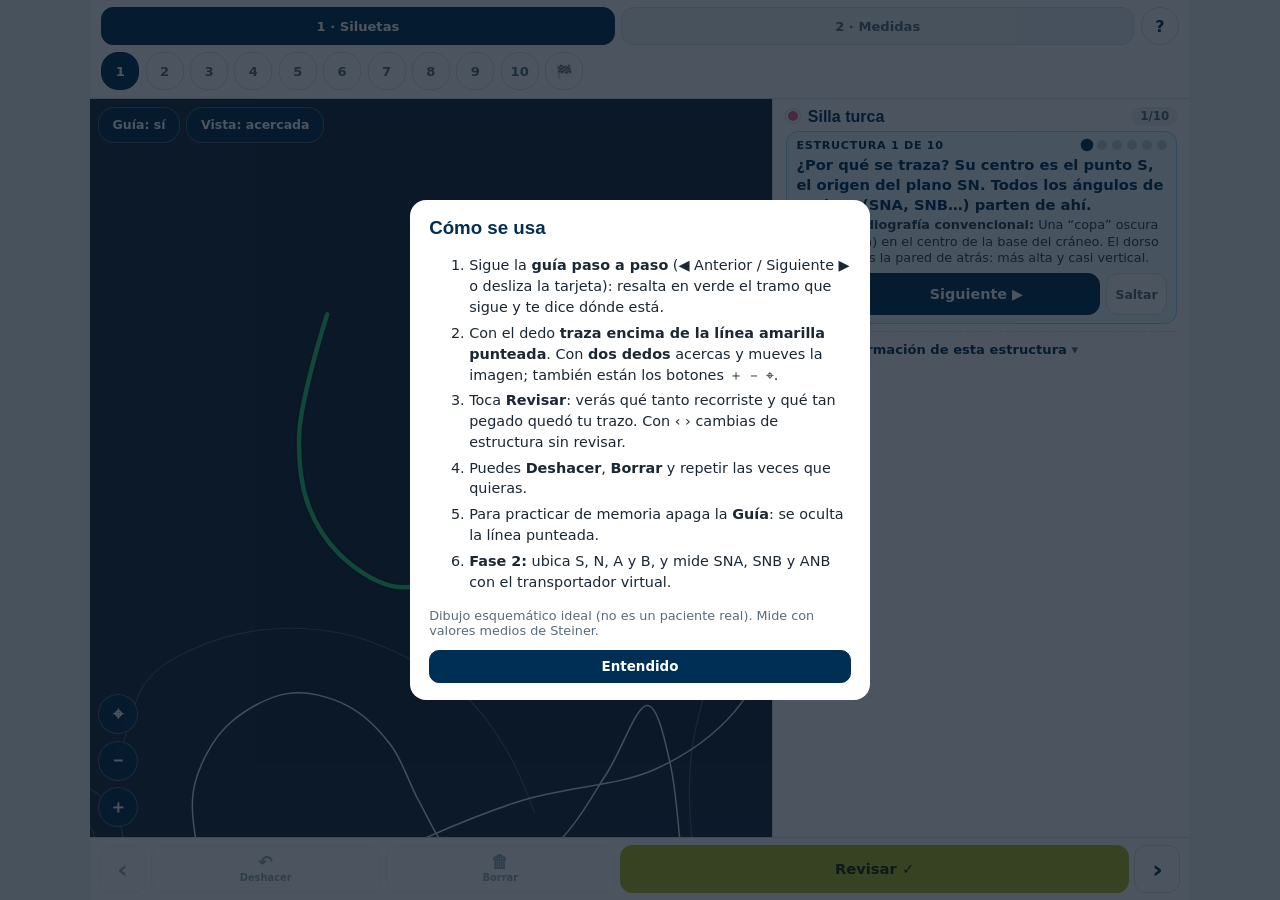
<file: Trazado_Steiner.html>
<!DOCTYPE html>
<html lang="es">
<head>
<meta charset="utf-8">
<meta name="viewport" content="width=device-width,initial-scale=1,viewport-fit=cover">
<meta name="theme-color" content="#002F55">
<title>Trazado cefalométrico · Steiner</title>
<style>
:root{--navy:#002F55;--lime:#B0BC25;--ink:#0c1a2a;--paper:#f3f6f9;--line:#d5dee8;--txt:#1b2733;--mut:#5a6b7b;--ok:#1f9d63;--warn:#c98a00;--bad:#d64545}
*{box-sizing:border-box;-webkit-tap-highlight-color:transparent}
html,body{margin:0;height:100%;background:var(--paper);color:var(--txt);font-family:Inter,system-ui,-apple-system,"Segoe UI",Roboto,sans-serif}
button{font:inherit;cursor:pointer;border:0;background:none;color:inherit}
#app{height:100dvh;height:100svh;display:flex;flex-direction:column;max-width:1100px;margin:0 auto;background:var(--paper)}
header{background:var(--navy);color:#fff;padding:.45rem .9rem;display:flex;align-items:center;gap:.7rem}
header h1{margin:0;font-size:.95rem;font-family:Fredoka,Inter,sans-serif;font-weight:600;letter-spacing:.2px}
header p{margin:.1rem 0 0;font-size:.72rem;opacity:.8}
.hd-t{flex:1;min-width:0}
.ic{width:34px;height:34px;border-radius:50%;background:rgba(255,255,255,.14);color:#fff;font-weight:700}
#chips{display:flex;gap:.4rem;overflow-x:auto;padding:.45rem .7rem;scroll-snap-type:x proximity;background:#fff;border-bottom:1px solid var(--line);scrollbar-width:none}
#chips::-webkit-scrollbar{display:none}
.chip{flex:0 0 auto;min-width:38px;height:38px;scroll-snap-align:center;padding:0 .5rem;border-radius:17px;border:1.5px solid var(--line);font-weight:700;font-size:.82rem;color:var(--mut);background:#fff;position:relative}
.chip.on{background:var(--navy);border-color:var(--navy);color:#fff}
.tgls{display:flex;flex-wrap:wrap;gap:.35rem;margin:.35rem 0 .5rem}
.tg{min-height:38px;padding:0 .75rem;border-radius:19px;border:1.5px solid var(--line);background:#fff;color:var(--mut);font-weight:700;font-size:.8rem}
.tg.on{background:var(--navy);border-color:var(--navy);color:#fff}
.chip.hecho::after{content:"";position:absolute;right:-1px;top:-1px;width:11px;height:11px;border-radius:50%;background:var(--ok);border:2px solid #fff}
.chip.medio::after{content:"";position:absolute;right:-1px;top:-1px;width:11px;height:11px;border-radius:50%;background:var(--warn);border:2px solid #fff}
main{flex:1;min-height:0;display:flex;flex-direction:column}
#lienzo{position:relative;flex:1 1 52%;min-height:220px;background:var(--ink);overflow:hidden}
#svg{width:100%;height:100%;display:block;touch-action:none;cursor:crosshair;user-select:none;-webkit-user-select:none}
#flot{position:absolute;top:.5rem;left:.5rem;right:.5rem;display:flex;gap:.4rem;pointer-events:none}
.pill{pointer-events:auto;background:rgba(0,47,85,.86);color:#fff;border:1px solid rgba(255,255,255,.25);border-radius:16px;padding:.3rem .7rem;font-size:.74rem;font-weight:600;backdrop-filter:blur(4px)}
.pill.off{background:rgba(60,70,80,.8);color:#cdd6de}
#flot .sp{flex:1}
#toast{position:absolute;left:50%;bottom:.7rem;transform:translateX(-50%);background:rgba(15,23,42,.92);color:#fff;font-size:.8rem;padding:.45rem .85rem;border-radius:999px;opacity:0;pointer-events:none;transition:opacity .2s;max-width:92%;text-align:center}
#toast.on{opacity:1}
#panel{flex:0 1 auto;max-height:40%;overflow-y:auto;background:#fff;border-top:1px solid var(--line);padding:.75rem .95rem 1rem;-webkit-overflow-scrolling:touch}
.pk{font-size:.7rem;font-weight:700;color:var(--mut);letter-spacing:.06em;text-transform:uppercase}
#panel h2{margin:.1rem 0 .35rem;font-family:Fredoka,Inter,sans-serif;font-size:1.12rem;color:var(--navy);display:flex;align-items:center;gap:.5rem}
.sw{width:14px;height:14px;border-radius:50%;flex:0 0 auto;border:2px solid #fff;box-shadow:0 0 0 1px var(--line)}
#panel p{margin:.2rem 0 .45rem;font-size:.86rem;line-height:1.45}
#panel ol{margin:.2rem 0 .5rem;padding-left:1.15rem;font-size:.84rem;line-height:1.45}
#panel li{margin:.18rem 0}
.tags{display:flex;flex-wrap:wrap;gap:.3rem;margin:.2rem 0 .5rem}
.tag{background:#eaf3fb;color:var(--navy);border-radius:10px;padding:.14rem .55rem;font-size:.74rem;font-weight:700}
.nota{border-left:4px solid var(--warn);background:#fff8e6;border-radius:0 10px 10px 0;padding:.45rem .65rem;font-size:.82rem;line-height:1.4;margin:.45rem 0}
.steiner{border-left:4px solid var(--lime);background:#f6f9e4;border-radius:0 10px 10px 0;padding:.45rem .65rem;font-size:.82rem;line-height:1.4;margin:.45rem 0}
.res{border-radius:12px;padding:.6rem .75rem;margin:.1rem 0 .6rem;border:1.5px solid}
.res.ok{background:#e9f7f0;border-color:#9bd5b8}.res.medio{background:#fff6e0;border-color:#efcf86}.res.mal{background:#fdecec;border-color:#f0b4b4}
.res b{display:block;font-size:.98rem;margin-bottom:.2rem}
.barra{display:flex;align-items:center;gap:.5rem;font-size:.78rem;margin:.18rem 0}
.barra span:first-child{width:78px;color:var(--mut)}
.barra i{flex:1;height:8px;border-radius:4px;background:rgba(0,0,0,.1);position:relative;overflow:hidden}
.barra i::after{content:"";position:absolute;inset:0;width:var(--w);background:var(--navy);border-radius:4px}
.barra em{font-style:normal;font-weight:700;width:38px;text-align:right}
.acc{display:flex;gap:.45rem;flex-wrap:wrap;margin-top:.5rem}
.btn2{border:1.5px solid var(--navy);color:var(--navy);border-radius:10px;padding:.5rem .8rem;font-size:.84rem;font-weight:600;background:#fff}
.btn2.on{background:var(--navy);color:#fff}
.btn2.prim{background:var(--navy);color:#fff}
#barra{display:flex;gap:.4rem;padding:.55rem .7rem calc(.55rem + env(safe-area-inset-bottom));background:#fff;border-top:1px solid var(--line)}
#barra button{flex:1;min-height:46px;border-radius:12px;border:1.5px solid var(--line);font-weight:700;font-size:.82rem;background:#fff;color:var(--navy);white-space:nowrap;padding:0 .2rem}
#barra #bAnt{flex:.55}
#barra button:disabled{opacity:.4}
#barra #bRev{flex:1.7;background:var(--lime);border-color:var(--lime);color:#1d2500}
#barra #bRev.sig{background:var(--navy);border-color:var(--navy);color:#fff}
.ov{position:fixed;inset:0;background:rgba(8,20,34,.72);display:flex;align-items:center;justify-content:center;padding:1rem;z-index:10}
.ov[hidden]{display:none}
.ov .caja{background:#fff;border-radius:16px;max-width:460px;width:100%;max-height:90vh;overflow:auto;padding:1.1rem 1.2rem}
.ov h3{margin:0 0 .5rem;font-family:Fredoka,Inter,sans-serif;color:var(--navy)}
.ov li{margin:.3rem 0;font-size:.9rem;line-height:1.45}
.ov .btn2{width:100%;margin-top:.7rem}
.final table{width:100%;border-collapse:collapse;font-size:.82rem;margin:.4rem 0}
.final td,.final th{padding:.3rem .2rem;border-bottom:1px solid var(--line);text-align:left}
.final td:nth-child(n+3),.final th:nth-child(n+3){text-align:right}
@keyframes marcha{to{stroke-dashoffset:-26}}
.guia{animation:marcha 1.1s linear infinite}
@media (min-width:900px){
  main{flex-direction:row}
  #lienzo{flex:1 1 62%}
  #panel{flex:0 0 38%;max-height:none;border-top:0;border-left:1px solid var(--line)}
}
body.emb header{display:none}
.mic{background:#eef7ff;border:1.5px solid #8fd6ff;border-radius:12px;padding:.5rem .65rem .55rem;margin:.35rem 0 .6rem}
.mic .top{display:flex;justify-content:space-between;align-items:center;gap:.5rem}
.mic .n{font-size:.7rem;font-weight:800;color:var(--navy);letter-spacing:.06em}
.mic .t{font-size:.92rem;font-weight:700;color:var(--navy);margin:.3rem 0 .2rem;line-height:1.35}
.mic .l{font-size:.82rem;color:#2c3e50;line-height:1.4}
.mic .acc{display:flex;gap:.4rem;margin-top:.5rem;flex-wrap:wrap}
.mic .pips{display:flex;gap:5px}.pip{width:9px;height:9px;border-radius:50%;background:#c3d3e2;cursor:pointer}.pip.on{background:var(--navy);transform:scale(1.25)}
.btn2.prim{background:var(--navy);color:#fff;border-color:var(--navy)}
.res-ord{margin:.2rem 0 .3rem;font-size:.82rem}.res-ord summary{cursor:pointer;color:var(--mut);font-weight:600}
@keyframes pulso{0%{transform:scale(.7);opacity:1}100%{transform:scale(1.9);opacity:0}}
.pulso{transform-box:fill-box;transform-origin:center;animation:pulso 1.3s ease-out infinite}
#nav{background:#fff;border-bottom:1px solid var(--line)}
#fases{display:flex;gap:.4rem;padding:.45rem .7rem 0;align-items:center}
#fases button[data-f]{flex:1;min-height:38px;padding:.3rem .3rem;font-size:.82rem;font-weight:700;border-radius:12px;border:1.5px solid var(--line);background:#eef3f8;color:var(--mut)}
#fases button[data-f].on{background:var(--navy);color:#fff;border-color:var(--navy)}
#fases .ic{flex:0 0 38px;width:38px;height:38px;background:#fff;border:1.5px solid var(--line);color:var(--navy);font-size:1rem}
#chips{border-bottom:0}
.prow{display:flex;align-items:center;flex-wrap:wrap;gap:.4rem;margin:.2rem 0;font-size:.86rem}
.st{background:#eef3f8;border-radius:10px;padding:.15rem .6rem;font-size:.78rem;font-weight:600;color:var(--mut)}
.st.ok{background:#d6f1e3;color:#12643f}
.res.neutro{background:#f4f8fb;border-color:var(--line)}
.btn2.mini{padding:.28rem .7rem;font-size:.8rem;border-radius:9px}
.mini-nota{font-size:.78rem;line-height:1.35;margin-top:.35rem;color:#6b4a00}
.checks{display:flex;flex-wrap:wrap;gap:.35rem;margin:.1rem 0 .5rem}
.chk{border-radius:12px;padding:.22rem .65rem;font-size:.76rem;font-weight:700;background:#fdecec;color:#a33}
.chk::before{content:"✗ "}
.chk.ok{background:#d6f1e3;color:#12643f}.chk.ok::before{content:"✓ "}
.lect{display:flex;align-items:center;gap:.5rem;margin:.3rem 0 .55rem;flex-wrap:wrap}
.lect b{min-width:3.2rem;text-align:center;font-size:1.25rem;color:var(--navy)}
.lect>span{font-size:.84rem;font-weight:600;color:var(--mut)}
.clases{display:flex;gap:.4rem;margin:.2rem 0 .55rem}
.clases .btn2{flex:1}
@media (prefers-reduced-motion:reduce){.guia{animation:none}}
html,body{overscroll-behavior:none}
header{display:none}
button{touch-action:manipulation}
#panel{border-radius:16px 16px 0 0;box-shadow:0 -5px 16px rgba(0,30,60,.1);max-height:44dvh;max-height:44svh;padding:.5rem .8rem .6rem}
#lienzo{min-height:36%}
.ph{display:flex;align-items:center;gap:.5rem;margin:0 0 .35rem}
.ph b{flex:1;min-width:0;font-family:Fredoka,Inter,sans-serif;font-size:1rem;color:var(--navy);line-height:1.2}
.ph em{font-style:normal;font-size:.74rem;font-weight:800;color:var(--mut);background:#eef3f8;border-radius:10px;padding:.15rem .5rem}
.pill{min-height:36px;padding:.35rem .85rem;font-size:.78rem}
#zoom{position:absolute;left:.5rem;bottom:.6rem;display:flex;flex-direction:column-reverse;gap:.4rem}
#zoom button{width:40px;height:40px;border-radius:50%;background:rgba(0,47,85,.86);color:#fff;border:1px solid rgba(255,255,255,.28);font-size:1.15rem;font-weight:700;backdrop-filter:blur(4px);line-height:1}
#zoom button:active{background:var(--navy)}
#zoom #fGirar{background:rgba(120,90,0,.92);border-color:#ffe066;color:#ffe066;font-size:1.05rem;display:flex;flex-direction:column;align-items:center;justify-content:center}
#zoom #fGirar small{font-size:.55rem;font-weight:800;margin-top:-2px}
#chkbar{position:absolute;left:8.4rem;top:.6rem;right:.5rem;display:flex;flex-wrap:nowrap;gap:.25rem;pointer-events:none}
#chkbar .chk{font-size:.7rem;padding:.22rem .5rem;white-space:nowrap}
#chkbar .chk{backdrop-filter:blur(3px);box-shadow:0 1px 4px rgba(0,0,0,.3)}
#barra{gap:.35rem;padding:.45rem .6rem calc(.45rem + env(safe-area-inset-bottom))}
#barra button{min-height:48px;display:flex;flex-direction:column;align-items:center;justify-content:center;line-height:1.1;gap:1px}
#barra .bi{font-size:1.1rem;line-height:1}#barra .bl{font-size:.62rem;font-weight:700}
#barra #bAnt,#barra #bSal{flex:0 0 46px;font-size:1.6rem;font-weight:800;padding:0}
#barra #bDes,#barra #bBor{flex:.75}
#barra #bRev{flex:1.7;font-size:.92rem}
.mic{margin:.2rem 0 .4rem;padding:.4rem .6rem .5rem}
.mic .l{font-size:.8rem;line-height:1.3}
.mic .t{font-size:.92rem;margin:.2rem 0 .15rem}
.mic .acc{flex-wrap:nowrap;align-items:stretch;margin-top:.4rem}
.mic .acc .btn2{min-height:42px;font-size:.9rem;border-radius:12px;padding:.3rem .5rem}
.mic .acc .ant{flex:0 0 50px;font-size:1.2rem}
.mic .acc .prim{flex:1}
.mic .acc .skip{flex:0 0 auto;border-color:var(--line);color:var(--mut);font-size:.78rem}
.pip{width:10px;height:10px}
.hint{background:#f3f8e6;border:1.5px solid #cfdc8a;border-radius:12px;padding:.5rem .65rem;margin:.25rem 0 .5rem;font-size:.86rem;line-height:1.4}
.hint .acc{margin-top:.4rem}
.res{margin:.25rem 0 .5rem;padding:.5rem .7rem}
.res b{font-size:.95rem;margin-bottom:.1rem}
.res .acc .btn2,.hint .acc .btn2{min-height:40px}
details.mas{margin:.3rem 0 0;border-top:1px dashed var(--line);padding-top:.3rem}
details.mas summary{cursor:pointer;font-weight:700;font-size:.82rem;color:var(--navy);padding:.3rem 0;list-style:none}
details.mas summary::before{content:"ⓘ  "}
details.mas summary::after{content:" ▾";color:var(--mut)}
details.mas[open] summary::after{content:" ▴"}
.lect{margin:.2rem 0 .4rem;gap:.4rem;flex-wrap:nowrap}
.lect .btn2.mini{min-height:42px;min-width:44px;font-size:.95rem}
.lect b{flex:1;font-size:1.4rem}
.clases .btn2{min-height:44px}
.btn2.mini{min-height:36px}
@media (orientation:landscape) and (max-height:560px){
  header{display:none}
  #app{display:grid;grid-template-columns:57% 43%;grid-template-rows:auto minmax(0,1fr) auto;max-width:none}
  main{display:contents}
  #nav{grid-column:1 / 3;grid-row:1;display:flex;align-items:center}
  #lienzo{grid-column:1;grid-row:2 / 4;min-height:0;flex:none}
  #panel{grid-column:2;grid-row:2;max-height:none;min-height:0;border-radius:0;border-top:0;border-left:1px solid var(--line);box-shadow:none}
  #barra{grid-column:2;grid-row:3;border-left:1px solid var(--line)}
  #fases{flex:0 0 auto;padding:.3rem .5rem;width:290px}
  #fases button[data-f]{min-height:34px}
  #chips{flex:1;padding:.3rem .5rem}
  .chip{min-width:34px;height:34px}
  #barra button{min-height:44px}
}
@media (min-width:900px){
  #panel{border-radius:0;box-shadow:none;max-height:none}
}
</style>
</head>
<body>
<div id="app">
  <header><div class="hd-t"><h1>Trazado cefalométrico · Steiner</h1></div></header>
  <div id="nav">
    <div id="fases"><button data-f="1" class="on">1 · Siluetas</button><button data-f="2">2 · Medidas</button><button id="btnAyuda" class="ic" aria-label="Ayuda">?</button></div>
    <nav id="chips" aria-label="Pasos"></nav>
  </div>
  <main>
    <section id="lienzo">
      <svg id="svg" xmlns="http://www.w3.org/2000/svg" viewBox="60 10 680 740" role="img" aria-label="Telerradiografía lateral esquemática">
        <rect id="fondoR" x="-2000" y="-2000" width="5000" height="5000" fill="#0c1a2a"/>
        <g id="gFondo"></g><g id="gAnat"></g><g id="gHechas"></g><g id="gSol"></g><g id="gGuia"></g><g id="gMicro" pointer-events="none"></g><g id="gActual"></g><g id="gMarcas"></g>
      </svg>
      <div id="flot"><button id="btnGuia" class="pill">Guía: sí</button><button id="btnVista" class="pill">Vista: acercada</button><span class="sp"></span></div>
      <div id="chkbar" style="display:none"><span id="chC" class="chk">Centro</span><span id="chB" class="chk">Base</span><span id="chL" class="chk">Lado</span></div>
      <div id="zoom"><button id="zMas" aria-label="Acercar">＋</button><button id="zMenos" aria-label="Alejar">－</button><button id="zAjust" aria-label="Centrar vista">⌖</button><button id="fGirar" aria-label="Girar el transportador 180 grados" style="display:none">↻<small>180°</small></button></div>
      <div id="toast"></div>
    </section>
    <section id="panel"></section>
  </main>
  <footer id="barra">
    <button id="bAnt" aria-label="Paso anterior">‹</button>
    <button id="bDes"><span class="bi">↶</span><span class="bl">Deshacer</span></button>
    <button id="bBor"><span class="bi">🗑</span><span class="bl">Borrar</span></button>
    <button id="bRev">Revisar ✓</button>
    <button id="bSal" aria-label="Paso siguiente">›</button>
  </footer>
  <div id="ayuda" class="ov" hidden>
    <div class="caja">
      <h3>Cómo se usa</h3>
      <ol>
        <li>Sigue la <b>guía paso a paso</b> (◀ Anterior / Siguiente ▶ o desliza la tarjeta): resalta en verde el tramo que sigue y te dice dónde está.</li>
        <li>Con el dedo <b>traza encima de la línea amarilla punteada</b>. Con <b>dos dedos</b> acercas y mueves la imagen; también están los botones ＋ － ⌖.</li>
        <li>Toca <b>Revisar</b>: verás qué tanto recorriste y qué tan pegado quedó tu trazo. Con ‹ › cambias de estructura sin revisar.</li>
        <li>Puedes <b>Deshacer</b>, <b>Borrar</b> y repetir las veces que quieras.</li>
        <li>Para practicar de memoria apaga la <b>Guía</b>: se oculta la línea punteada.</li>
        <li><b>Fase 2:</b> ubica S, N, A y B, y mide SNA, SNB y ANB con el transportador virtual.</li>
      </ol>
      <p style="font-size:.8rem;color:#5a6b7b;margin:.4rem 0 0">Dibujo esquemático ideal (no es un paciente real). Mide con valores medios de Steiner.</p>
      <button class="btn2 prim" id="cerrarAyuda">Entendido</button>
    </div>
  </div>
</div>

<script>
/* ============ GEOMETRÍA: telerradiografía lateral esquemática (mirando a la derecha) ============
   Sistema de coordenadas 800 x 760. Medidas calibradas con valores medios de Steiner:
   SNA ≈ 82°, SNB ≈ 80°, ANB ≈ 2°, 1–NA 22° / 4 mm, 1–NB 25° / 4 mm, interincisal ≈ 131°,
   Oclusal–SN ≈ 14°, GoGn–SN ≈ 32°. (escala aprox. 3.2 px por mm) */
const NS = 'http://www.w3.org/2000/svg';
const f1 = n => Math.round(n * 10) / 10;

function cmSegs(s, wrap){
  const n = s.length, out = [];
  const g = i => wrap ? s[(i + n) % n] : s[Math.max(0, Math.min(n - 1, i))];
  const m = wrap ? n : n - 1;
  for(let i = 0; i < m; i++){
    const p0 = g(i-1), p1 = g(i), p2 = g(i+1), p3 = g(i+2);
    out.push([[p1[0], p1[1]], [p1[0]+(p2[0]-p0[0])/6, p1[1]+(p2[1]-p0[1])/6],
              [p2[0]-(p3[0]-p1[0])/6, p2[1]-(p3[1]-p1[1])/6], [p2[0], p2[1]]]);
  }
  return out;
}
/* pts: [x, y, esquina?]. Una esquina (true) corta la suavización en ese punto. Devuelve segmentos Bézier. */
function bezSegs(pts, closed){
  let P = pts.map(p => [p[0], p[1], !!p[2]]);
  if(closed){
    const k = P.findIndex(p => p[2]);
    if(k < 0) return cmSegs(P, true);
    P = P.slice(k).concat(P.slice(0, k + 1));
  }
  const segs = []; let cur = [P[0]];
  for(let i = 1; i < P.length; i++){
    cur.push(P[i]);
    if(P[i][2] && i < P.length - 1){ segs.push(cur); cur = [P[i]]; }
  }
  segs.push(cur);
  let out = [];
  segs.forEach(s => { out = out.concat(cmSegs(s, false)); });
  return out;
}
function pathFrom(pts, closed){
  const S = bezSegs(pts, closed);
  let d = 'M' + f1(S[0][0][0]) + ',' + f1(S[0][0][1]);
  S.forEach(s => { d += ` C${f1(s[1][0])},${f1(s[1][1])} ${f1(s[2][0])},${f1(s[2][1])} ${f1(s[3][0])},${f1(s[3][1])}`; });
  return d + (closed ? ' Z' : '');
}
/* Puntos equidistantes (cada `paso` unidades) a lo largo de la curva, para calificar el trazo */
function muestrear(pts, closed, paso){
  paso = paso || 5;
  const dense = [];
  bezSegs(pts, closed).forEach(([p1, c1, c2, p2]) => {
    for(let k = 0; k < 24; k++){
      const t = k / 24, u = 1 - t;
      dense.push([u*u*u*p1[0] + 3*u*u*t*c1[0] + 3*u*t*t*c2[0] + t*t*t*p2[0],
                  u*u*u*p1[1] + 3*u*u*t*c1[1] + 3*u*t*t*c2[1] + t*t*t*p2[1]]);
    }
  });
  const last = bezSegs(pts, closed).slice(-1)[0][3]; dense.push([last[0], last[1]]);
  const out = [dense[0]]; let acc = 0;
  for(let i = 1; i < dense.length; i++){
    acc += Math.hypot(dense[i][0]-dense[i-1][0], dense[i][1]-dense[i-1][1]);
    if(acc >= paso){ out.push(dense[i]); acc = 0; }
  }
  return out;
}

/* Diente (incisivo) en vista lateral: raíz cónica + corona con cíngulo palatino */
function dientePts(apex, tip, o){
  const L = Math.hypot(tip[0]-apex[0], tip[1]-apex[1]);
  const a = [(tip[0]-apex[0])/L, (tip[1]-apex[1])/L];
  let p = [a[1], -a[0]]; if(p[0] < 0) p = [-p[0], -p[1]];     // +p = vestibular (hacia delante)
  const P = (t, s) => [apex[0] + a[0]*t*L + p[0]*s, apex[1] + a[1]*t*L + p[1]*s];
  const cej = o.cej, N = 16;
  const hwL = t => t < cej ? 0.6 + (o.lab - 0.6) * Math.pow(t/cej, 0.9) : o.edge + (o.lab - o.edge) * Math.pow((1 - t)/(1 - cej), 0.85);
  const hwP = t => t < cej ? 0.6 + (o.pal - 0.6) * Math.pow(t/cej, 0.9) : o.edge * 0.7 + (o.pal - o.edge * 0.7) * Math.pow((1 - t)/(1 - cej), 0.9);
  const out = [];
  for(let i = 0; i <= N; i++){ const t = i / N; const q = P(t, hwL(t)); out.push([q[0], q[1], i === N]); }
  for(let i = N; i >= 0; i--){ const t = i / N; const q = P(t, -hwP(t)); out.push([q[0], q[1], i === N]); }
  return out;
}

/* ---- Puntos de referencia (para fases siguientes y para las etiquetas) ---- */
const LM = {
  S:[330,258], N:[568,227], ANS:[580,402], PNS:[424,405], A:[563,437], B:[553,566],
  Pog:[566,608], Gn:[556,632], Me:[528,640], Go:[316,528],
  U1ap:[550,420], U1tip:[577,490], L1ap:[538,544], L1tip:[570,484]
};

/* ---- Estructuras ---- */
const E = {};

E.perfil = [[592,98],[606,138],[613,178],[610,206],[600,224],[588,234],[582,238],
  [597,268],[617,308],[640,346],[662,376],[677,388],[686,396],[678,406],[658,411],[634,414],[613,414,true],
  [617,428],[620,442],[619,456],[614,468],[606,478],[599,485,true],[602,492],[607,500],[606,512],[601,524],
  [593,538],[587,552],[587,562],[592,576],[597,590],[598,606],[597,620],[590,634],[576,645],[556,652],[536,656],
  [516,660],[496,664],[484,680],[476,702],[470,728]];

E.silla = [[358,233,true],[362,242],[358,251],[357,263],[352,276],[343,285],[330,287],[317,279],[309,266],[307,249],[310,233],[314,219,true]];
E.dorsoPost = [[314,219,true],[305,231],[298,250],[294,270],[292,290],[289,312],[281,338],[268,366],[250,394]];

E.techo = [[358,251],[380,248],[402,246],[424,244],[448,244],[474,243],[498,241],[508,238],[514,228],[521,221],[529,228],[534,238],[542,238],[552,234]];
E.cuerpoEsf = [[424,244],[428,266],[426,292],[418,316],[396,333],[362,341],[326,356],[290,376],[262,392],[250,396]];
E.frontalExt = [[572,60],[582,100],[590,140],[596,176],[596,204],[588,218],[578,225],[568,228,true]];
E.frontalInt = [[530,60],[536,110],[542,150],[548,190],[552,216],[552,234]];
E.nasal = [[568,228,true],[580,251],[593,277],[606,301],[617,322,true]];

E.maxAnterior = [[588,403,true],[580,413],[569,425],[559,436],[558,447],[560,458],[562,468]];
E.pisoNasal = [[588,403,true],[545,407],[492,406],[450,404],[424,405]];
E.paladarOral = [[550,448],[544,432],[528,425],[500,424],[470,422],[440,419],[426,412]];

E.symphExt = [[557,521],[555,536],[553,551],[553,566],[556,580],[561,593],[566,606],[568,615],[566,624],[561,632],[552,638],[540,641],[528,641]];
E.symphInt = [[541,524],[531,535],[523,549],[518,566],[517,584],[520,602],[524,617],[519,628],[506,636],[496,638]];

E.mandibula = [[528,641],[506,639],[470,629],[432,612],[395,592],[362,570],[338,552],[322,536],[316,526],
  [312,510],[306,486],[300,456],[295,424],[290,392],[285,364],[281,350],[281,336],[289,322],[304,314],[319,317],
  [330,327],[337,341],[345,354],[357,360],[372,351],[384,334],[394,317],[400,332],[403,358],[406,391],
  [411,421],[417,450],[425,478],[434,496],[442,501]];

E.U1 = dientePts(LM.U1ap, LM.U1tip, {cej:0.53, lab:9.5, pal:11.5, edge:3.4});
E.L1 = dientePts(LM.L1ap, LM.L1tip, {cej:0.52, lab:8.5, pal:9.5, edge:3.0});

E.U6 = [[452,452],[449,438],[445,424],[445,414],[450,410],[455,420],[458,434],[462,420],[466,408],[471,410],[472,424],
  [474,436],[478,428],[483,414],[489,412],[491,420],[488,436],[485,452],[487,462],[485,472],[479,478,true],[473,472],
  [467,470],[461,472],[455,478,true],[451,472],[449,462]];
E.L6 = [[440,486],[444,474,true],[450,479],[456,472,true],[462,479],[468,474,true],[472,482],[472,492],[471,500],
  [471,514],[470,528],[467,541],[462,528],[458,516],[453,528],[447,541],[442,528],[439,514],[438,500],[438,492]];

E.oclusal = [[590,489.2],[398,467]];

/* ---- Fondo (no se traza): cráneo, órbita, ATM, vértebras, etc. ---- */
const FONDO = {
  cabeza: pathFrom(E.perfil.concat([[462,740],[330,748],[240,744],[206,660],[150,548],[104,450],[90,330],[104,215],
    [168,110],[290,44],[430,24],[505,30],[560,58]]), false) + ' Z',
  bovedaExt: pathFrom([[572,60],[534,44],[490,34],[400,24],[300,36],[210,70],[148,132],[112,216],
    [106,300],[120,380],[150,440],[190,480],[228,512]], false),
  bovedaInt: pathFrom([[530,60],[505,54],[470,50],[400,46],[305,57],[222,88],[168,144],[134,222],
    [128,300],[140,372],[168,426],[205,464],[240,490]], false),
  orbita: pathFrom([[560,296],[552,272],[534,256],[510,254],[486,262],[466,282],[462,304],[476,326],[498,338],[524,334],[548,318]], true),
  senoEsf: pathFrom([[346,292],[374,286],[402,292],[420,304],[412,320],[384,326],[354,320],[340,306]], true),
  clivus: pathFrom([[309,234],[303,262],[295,296],[287,330],[272,362],[252,392],[236,404]], false),
  basilar: pathFrom([[354,322],[332,344],[304,368],[272,388],[252,396],[236,404]], false),
  opistion: pathFrom([[250,394],[222,410],[200,434],[192,462]], false),
  pisoOrbita: pathFrom([[548,318],[524,334],[498,338],[476,326],[454,340],[436,352]], false),
  narina: pathFrom([[670,402],[656,408],[640,410]], false),
  cigoma: pathFrom([[560,372],[536,386],[512,404],[500,420]], false),
  senoMax: pathFrom([[438,378],[468,356],[516,346],[552,358],[560,384],[540,402],[508,414],[474,422],[446,418],[436,398]], true),
  ptm: pathFrom([[418,296],[406,324],[406,356],[414,382],[424,396],[434,378],[438,346],[432,318]], true),
  fosa: pathFrom([[262,330],[268,312],[280,303],[298,298],[318,299],[336,306],[350,316],[360,330],[366,344]], false),
  conducto: pathFrom([[352,405],[362,448],[390,500],[440,556],[500,586]], false),
  crestaInf: pathFrom([[557,522],[520,509],[480,500],[442,501]], false),
  c2: pathFrom([[222,480,true],[230,500],[238,520],[250,526],[250,574],[198,574],[196,528],[214,516]], true),
  c3: pathFrom([[198,582],[250,582],[252,628],[198,630]], true),
  eam: 'M 256,352 a 9,9 0 1,0 -18,0 a 9,9 0 1,0 18,0 Z M 263,352 a 16,16 0 1,0 -32,0 a 16,16 0 1,0 32,0 Z',
  c4: pathFrom([[200,638],[252,638],[254,684],[202,686]], true)
};

</script>
<script>
(function(){
'use strict';
const $ = id => document.getElementById(id);
const svg = $('svg');
const FULL = [60, 10, 680, 740];

/* ====================== PASOS ====================== */
const STEPS = [
 { id:'silla', nombre:'Silla turca', color:'#f06292', focus:[270,195,140,125], grupo:'base',
   paths:[{pts:E.silla, closed:false, tipo:'bone'}],
   por:'Su centro es el punto <b>S</b>, el origen del plano SN. Todos los ángulos de Steiner (SNA, SNB…) parten de ahí.',
   rx:'Una “copa” oscura (radiolúcida) en el centro de la base del cráneo. El dorso de la silla es la pared de atrás: más alta y casi vertical.',
   que:'La silla turca (fosa hipofisaria), de donde nace el plano de referencia SN.',
   orden:['Parte de la apófisis clinoides anterior.','Baja por la pared anterior (pasando por el tubérculo) y recorre el piso en forma de copa.','Sube por el dorso de la silla hasta la clinoides posterior.'],
   marks:[['S',330,258],['Clinoides post.',314,219,'l'],['Clinoides ant.',358,233]],
   cuidado:'El punto S va en el centro de la copa, no en el piso ni en una pared.',
   steiner:'S es el origen del plano SN: base de SNA, SNB, GoGn–SN y Oclusal–SN.' },
 { id:'base', nombre:'Base craneal anterior', color:'#4fc3f7', focus:[240,200,330,210], grupo:'base',
   paths:[{pts:E.techo, closed:false, tipo:'bone'},{pts:E.cuerpoEsf, closed:false, tipo:'bone'}],
   por:'Es la línea que une la silla con el nasion: forma el <b>plano SN</b>, la referencia de todo el análisis.',
   rx:'Una línea blanca (radiopaca) casi recta: el plano esfenoidal, que sigue por la lámina cribosa con la <i>crista galli</i>. Debajo queda el cuerpo del esfenoides, cuya pared anterior y piso bajan hasta el basion.',
   que:'El techo del esfenoides y del etmoides (base craneal anterior) y el cuerpo del esfenoides.',
   orden:['Desde el tubérculo de la silla, sigue el plano esfenoidal hacia delante, por la lámina cribosa y la crista galli.','Traza la pared anterior del cuerpo del esfenoides y, siguiendo su piso, baja hasta el basion.'],
   marks:[['Tubérculo',358,251,'l'],['Crista galli',521,221],['Ba',250,394,'l']],
   cuidado:'El plano esfenoidal es casi recto: no sigas las ondulaciones de la crista galli como si fueran la base craneal.',
   steiner:'Plano SN: la línea de S a N es la referencia de casi todo el análisis.' },
 { id:'frontal', nombre:'Frontal y hueso nasal', color:'#7ec8e3', focus:[505,55,135,285], grupo:'base',
   paths:[{pts:E.frontalExt, closed:false, tipo:'bone'},{pts:E.nasal, closed:false, tipo:'bone'},{pts:E.frontalInt, closed:false, tipo:'bone'}],
   por:'El cruce del frontal con el hueso nasal es el <b>nasion (N)</b>: el extremo anterior del plano SN y el vértice de SNA y SNB.',
   rx:'La tabla externa del frontal baja y se hunde en N; de ahí baja el hueso nasal, <b>una sola línea</b> hacia abajo y adelante. La tabla interna corre detrás del frontal.',
   que:'El hueso frontal (tabla externa e interna) y el dorso del hueso nasal.',
   orden:['Baja por la tabla externa del frontal, pasa por la glabela y entra a la sutura frontonasal (N).','Desde N, baja por el hueso nasal hasta el rhinion.','Traza la tabla interna del frontal, de arriba hacia abajo.'],
   marks:[['N',568,227,'l'],['Glabela',596,204],['Rhinion',617,322]],
   cuidado:'N es la sutura frontonasal ÓSEA. No la marques sobre la piel (n′), que queda unos 5 mm por delante.',
   steiner:'N es el extremo anterior del plano SN y el vértice de SNA y SNB.' },
 { id:'maxilar', nombre:'Maxila superior', color:'#81c784', focus:[405,385,215,115], grupo:'maxila',
   paths:[{pts:E.maxAnterior, closed:false, tipo:'bone'},{pts:E.pisoNasal, closed:false, tipo:'bone'},{pts:E.paladarOral, closed:false, tipo:'bone'}],
   por:'De aquí salen la <b>ENA</b>, el <b>punto A</b> y la <b>ENP</b>. A define SNA (qué tan adelante está el maxilar) y la línea ENA–ENP es el plano palatino.',
   rx:'Una cuña de hueso entre el piso de la nariz (línea blanca casi horizontal) y el paladar. El contorno anterior es cóncavo, debajo de la espina nasal anterior.',
   que:'El maxilar: contorno anterior, piso de la fosa nasal y superficie oral del paladar duro.',
   orden:['De la espina nasal anterior (ENA) baja por el contorno anterior hasta la cresta alveolar. La concavidad más profunda es el punto A.','Desde la ENA recorre el piso nasal hacia atrás hasta la espina nasal posterior (ENP).','Traza la superficie oral del paladar duro, desde detrás de los incisivos hasta la ENP.'],
   marks:[['ENA',580,402],['A',563,437],['ENP',424,405]],
   cuidado:'A no es el punto más anterior: es el más profundo de la concavidad entre la ENA y el borde alveolar.',
   steiner:'SNA (norma 82°) se mide con S, N y A.' },
 { id:'dsup', nombre:'Incisivo y molar superiores', color:'#ba68c8', focus:[425,395,180,115], grupo:'maxila',
   paths:[{pts:E.U1, closed:true, tipo:'tooth'},{pts:E.U6, closed:true, tipo:'tooth'}],
   por:'El incisivo superior mide la <b>protrusión dental</b> (1–NA, en grados y en mm). El molar es la referencia de la relación molar y del plano oclusal.',
   rx:'Los dientes son más blancos que el hueso: el esmalte es lo más radiopaco. El incisivo está al frente, inclinado hacia delante. El molar se reconoce por sus tres raíces encimadas.',
   que:'El incisivo central superior y el primer molar superior completos: corona y raíz(es).',
   orden:['Incisivo: empieza en el ápice, baja por la cara vestibular hasta el borde incisal y regresa por la cara palatina hasta cerrar.','Molar: empieza en el cuello distal, rodea las raíces, baja por el lado mesial y recorre las cúspides hasta cerrar.'],
   marks:[['Borde incisal',577,490],['Ápice',550,420],['Cúspide mesial',479,478]],
   cuidado:'No dibujes sólo la corona: sin el ápice no se puede medir la inclinación del eje (1–NA). La cúspide mesial del molar es la que se alinea con el surco del molar inferior.',
   steiner:'1–NA: 22° y 4 mm (borde incisal a la línea NA). Clase I molar: cúspide mesiovestibular superior en el surco del inferior.' },
 { id:'mandibula', nombre:'Mandíbula: borde inferior, rama y cóndilo', color:'#ffa726', focus:[260,290,310,370], grupo:'mandibula',
   paths:[{pts:E.mandibula, closed:false, tipo:'bone'}],
   por:'El ángulo goniaco (<b>Go</b>) y el borde inferior forman el plano mandibular <b>GoGn</b>, que dice si el patrón de crecimiento es horizontal o vertical.',
   rx:'Un contorno en forma de “L” acostada: el borde inferior y, subiendo, la rama con el cóndilo atrás y la coronoides adelante; entre ambos, la escotadura sigmoidea.',
   que:'El contorno mandibular en un solo trazo: borde inferior, ángulo, rama, cóndilo, escotadura sigmoidea, coronoides y borde anterior de la rama.',
   orden:['Empieza en Me y sigue el borde inferior hacia atrás hasta el ángulo goniaco.','Sube por el borde posterior de la rama hasta la cabeza del cóndilo y rodéala.','Baja a la escotadura sigmoidea, sube a la coronoides y desciende por el borde anterior de la rama hasta la zona retromolar.'],
   marks:[['Go',316,528],['Cóndilo',308,316],['Coronoides',394,317,'r']],
   cuidado:'Go no es la esquina del trazo: es el punto de la curva que bisecta el ángulo entre el borde posterior de la rama y el borde inferior.',
   steiner:'Plano mandibular GoGn–SN: 32°.' },
 { id:'sinfisis', nombre:'Sínfisis mandibular', color:'#4db6ac', focus:[490,500,100,155], grupo:'mandibula',
   paths:[{pts:E.symphExt, closed:false, tipo:'bone'},{pts:E.symphInt, closed:false, tipo:'bone'}],
   por:'En el mentón óseo están <b>B</b> y <b>Pog</b>. B define SNB y ANB (posición de la mandíbula) y Pog–NB evalúa el mentón.',
   rx:'Dos líneas casi paralelas: la cortical externa del mentón y, detrás de ella, la cortical interna (lingual).',
   que:'La sínfisis: contorno externo y cortical interna del mentón óseo.',
   orden:['Desde la cresta alveolar vestibular baja por B, Pog y Gn hasta el mentoniano (Me).','Traza la cortical interna (lingual) de la sínfisis, desde detrás de los incisivos hasta el borde inferior.'],
   marks:[['B',553,566],['Pog',566,608],['Gn',556,632],['Me',528,640]],
   cuidado:'B es el punto más profundo de la concavidad (no el más anterior). Pog sí es el más anterior del mentón; Gn queda entre Pog y Me.',
   steiner:'SNB (80°) usa B · Pog–NB (±4 mm) usa Pog · GoGn pasa por Gn.' },
 { id:'dinf', nombre:'Incisivo y molar inferiores', color:'#bcaaa4', focus:[420,455,180,115], grupo:'mandibula',
   paths:[{pts:E.L1, closed:true, tipo:'tooth'},{pts:E.L6, closed:true, tipo:'tooth'}],
   por:'El incisivo inferior mide <b>1–NB</b> y el <b>ángulo interincisal</b>. El molar inferior es la otra referencia del plano oclusal.',
   rx:'Incisivo inferior: diente delgado, con la corona hacia delante dentro del hueso alveolar de la sínfisis. Molar inferior: dos raíces, una mesial y una distal.',
   que:'El incisivo central inferior y el primer molar inferior completos.',
   orden:['Incisivo: empieza en el ápice, sube por la cara vestibular hasta el borde incisal y regresa por la lingual hasta cerrar.','Molar: recorre las cúspides de atrás hacia delante, baja por la raíz mesial, sube a la furca y baja por la distal hasta cerrar.'],
   marks:[['Borde incisal',570,484],['Ápice',538,544],['Surco',456,476]],
   cuidado:'Conserva la inclinación real del incisivo: la corona queda adelante del ápice. Las cúspides del molar inferior deben encajar con las del superior.',
   steiner:'1–NB: 25° y 4 mm · Ángulo interincisal: 131° · Clase I molar.' },
 { id:'oclusal', nombre:'Plano oclusal', color:'#ffffff', focus:[380,440,235,70], grupo:'oclusal',
   paths:[{pts:E.oclusal, closed:false, tipo:'virtual'}],
   por:'Mide la inclinación del plano de masticación respecto a la base craneal (<b>Oclusal–SN</b>).',
   rx:'No es una estructura del hueso: es una línea que tú dibujas entre las cúspides de los molares y la mitad de la sobremordida de los incisivos.',
   que:'Una línea recta que pasa entre las cúspides de los molares y por la mitad de la sobremordida de los incisivos.',
   orden:['Ubica el punto medio de la sobremordida entre los bordes incisales.','Dibuja una línea recta hacia atrás que pase por la interdigitación de las cúspides de los molares.'],
   marks:[['Sobremordida',573,487]],
   cuidado:'No es la línea de los bordes incisales: debe pasar entre las cúspides de ambos molares.',
   steiner:'Oclusal–SN: 14°.' },
 { id:'perfil', nombre:'Perfil de tejido blando', color:'#ff8a65', focus:[430,80,300,660], grupo:'perfil',
   paths:[{pts:E.perfil, closed:false, tipo:'soft'}],
   por:'Es el contorno de la piel: de él sale la <b>línea S de Steiner</b> y se evalúa si los labios están en armonía con el perfil.',
   rx:'Una línea gris tenue de piel delante del hueso: frente, nariz, labios y mentón. Se ve mejor en radiografías con buen contraste de tejidos blandos.',
   que:'El contorno de la piel de toda la cara, de arriba hacia abajo: frente, nariz, labios y mentón.',
   orden:['Empieza en la frente y baja por la glabela.','Marca la depresión del nasion blando (n′) y sigue el dorso nasal hasta la punta (Prn).','Regresa por la columela hasta el subnasal (Sn) y recorre labio superior, estomion y labio inferior.','Baja por el surco labiomentoniano, el pogonion blando (Pog′) y termina bajo el mentón.'],
   marks:[['n′',582,238],['Prn',668,393],['Sn',613,414],['Ls',619,456],['Li',606,512],['Pog′',598,606]],
   cuidado:'No cortes la punta de la nariz ni suavices el surco labiomentoniano: de este perfil sale la línea S de Steiner.',
   steiner:'Línea S: del Pog′ al punto medio de la “S” de la nariz. Los labios deben tocarla.' }
];
STEPS.forEach(s => { s.paths.forEach(p => { p.muestras = muestrear(p.pts, p.closed, 5); p.d = pathFrom(p.pts, p.closed); }); });
/* ====================== RECORRIDO GUIADO (micro-pasos) ====================== */
/* k:[trazo, desde, hasta] = tramo de la guía que se resalta; p = punto a ubicar; cierra = vuelve al inicio */
const MICRO = {
 perfil:[
  { k:[0,0,5], ls:true, lab:'Frente', t:'Empieza arriba, en la frente, y baja por la piel hasta la glabela.', loc:'La glabela es la zona lisa entre las cejas, justo encima de la depresión de la nariz.' },
  { k:[0,5,12], ls:true, lab:'n′', t:'Entra a la depresión del nasion blando (n′) y sigue el dorso de la nariz hasta la punta (Prn).', loc:'n′ es la hendidura de la piel a la altura de los ojos. Prn es el punto más anterior de la nariz.' },
  { k:[0,12,16], lab:'Sn', t:'Desde la punta, regresa por la columela hasta el subnasal (Sn).', loc:'Sn es donde la base de la nariz se une con el labio superior.' },
  { k:[0,16,22], lab:'Estomion', t:'Baja por el labio superior hasta el estomion, donde los labios se tocan.', loc:'Ls es el punto más anterior del labio superior. El estomion queda en la línea de contacto de los labios.' },
  { k:[0,22,28], lab:'Surco', t:'Sigue por el labio inferior hasta el surco labiomentoniano.', loc:'Li es el punto más anterior del labio inferior; el surco es la concavidad entre labio y mentón.' },
  { k:[0,28,32], lab:'Pog′', t:'Sale del surco y rodea el mentón blando.', loc:'Pog′ (pogonion blando) es el punto más anterior del mentón de tejido blando.' },
  { k:[0,32,42], lab:'', t:'Termina bajo el mentón: sigue hacia atrás por el contorno submentoniano y baja por el cuello.', loc:'No hace falta cerrar la figura: este perfil es una línea abierta.' }
 ],
 silla:[
  { p:[330,258], lab:'', t:'Ubica la silla turca: una cavidad en forma de copa en la base del cráneo.', loc:'Está entre la base craneal anterior (adelante) y el clivus (atrás), arriba del cuerpo del esfenoides.' },
  { k:[0,0,4], ls:true, lab:'Clinoides ant.', t:'Parte de la clinoides anterior (la punta de adelante) y baja por la pared anterior.', loc:'La pared anterior es la más corta; el tubérculo de la silla queda justo en ella.' },
  { k:[0,4,8], lab:'', t:'Recorre el piso de la silla, en forma de copa, de adelante hacia atrás.', loc:'Es una curva suave y cóncava hacia arriba.' },
  { k:[0,8,11], lab:'Clinoides post.', t:'Sube por el dorso de la silla hasta la clinoides posterior.', loc:'El dorso selar es la pared de atrás: más alta y casi vertical.' },
  { p:[330,258], lab:'S', t:'Fíjate en el centro de la copa: ahí irá el punto S en la Fase 2.', loc:'S es el centro geométrico de la silla, no el piso ni la pared.' }
 ],
 base:[
  { p:[358,251], lab:'Tubérculo', t:'Parte del tubérculo de la silla, justo delante de la silla turca.', loc:'Es el borde de adelante de la silla, donde empieza el plano esfenoidal.' },
  { k:[0,0,6], lab:'', t:'Sigue el plano esfenoidal hacia delante.', loc:'Es una línea casi recta: el techo del esfenoides, la base craneal anterior.' },
  { k:[0,6,13], lab:'Crista galli', t:'Sigue por la lámina cribosa; en el camino sube la crista galli.', loc:'La crista galli es la pequeña apófisis que sube en medio de la lámina cribosa. El trazo termina cerca del nasion.' },
  { k:[1,0,5], ls:true, lab:'Pared ant.', t:'Ahora el cuerpo del esfenoides: baja por su pared anterior.', loc:'Sale del plano esfenoidal, delante de la silla, y baja casi vertical.' },
  { k:[1,5,9], lab:'Basion', t:'Sigue por el piso del cuerpo del esfenoides hacia atrás y abajo, hasta el basion.', loc:'El basion es el punto más inferior del clivus, en el borde anterior del agujero magno.' }
 ],
 frontal:[
  { k:[0,0,4], ls:true, lab:'Tabla ext.', t:'Empieza arriba en la tabla externa del frontal y baja hasta la glabela.', loc:'La tabla externa es el contorno de la frente, justo debajo de la piel.' },
  { k:[0,4,7], lab:'N', t:'De la glabela, el hueso se hunde: llega a la sutura frontonasal (N).', loc:'N es donde el frontal se une con el hueso nasal. Queda detrás de n′ (la hendidura de la piel).' },
  { k:[1,0,4], lab:'Rhinion', t:'Desde N, baja por el hueso nasal hasta su extremo inferior (rhinion).', loc:'El hueso nasal es una sola línea que baja hacia delante.' },
  { k:[2,0,5], ls:true, lab:'Tabla int.', t:'Por último, la tabla interna del frontal: de arriba hacia abajo.', loc:'Corre detrás de la externa y termina cerca de N, donde el techo del etmoides se une al frontal.' }
 ],
 maxilar:[
  { p:[580,402], lab:'ENA', t:'Ubica la espina nasal anterior (ENA): la punta de hueso al frente del piso de la nariz.', loc:'Está debajo de la abertura nasal, arriba del labio superior, a la altura del piso nasal.' },
  { k:[0,0,3], lab:'', t:'Desde la ENA, baja por el contorno anterior del maxilar.', loc:'Es una curva cóncava (la concavidad subespinal). Su punto más profundo es A.' },
  { p:[563,437], lab:'A', t:'Pasa por el punto A: el fondo de esa concavidad.', loc:'A no es lo más adelantado: es lo más profundo entre la ENA y la cresta alveolar.' },
  { k:[0,3,6], lab:'Cresta alveolar', t:'Sigue bajando por el hueso alveolar hasta la cresta alveolar.', loc:'El hueso alveolar cubre la raíz del incisivo superior; la cresta es su borde, sobre la corona.' },
  { k:[1,0,4], lab:'ENP', t:'Vuelve a la ENA y recorre el piso de la fosa nasal hacia atrás, hasta la ENP.', loc:'Casi horizontal. La ENP (espina nasal posterior) es la punta del hueso palatino, en el extremo de atrás.' },
  { k:[2,0,6], lab:'', t:'Traza la superficie oral del paladar duro, de adelante hacia atrás.', loc:'Corre paralela y debajo del piso nasal; el espacio entre las dos líneas es el grosor del paladar óseo.' }
 ],
 u1:[
  { p:[550,420], lab:'Ápice', t:'Ubica el ápice: la punta de la raíz, dentro del hueso alveolar.', loc:'Queda debajo y un poco detrás de la ENA.' },
  { k:[0,0,8], lab:'Cuello', t:'Baja por la cara vestibular (la de adelante): primero la raíz, hasta el cuello.', loc:'El cuello es la unión esmalte–cemento. La raíz es cónica y se ensancha hacia él.' },
  { k:[0,8,16], lab:'Borde incisal', t:'Sigue por la corona vestibular hasta el borde incisal.', loc:'El borde incisal es el extremo más bajo y más anterior del diente.' },
  { k:[0,17,25], lab:'Cíngulo', t:'Regresa por la cara palatina (la de atrás), del borde incisal hacia el cuello.', loc:'En esta cara está el cíngulo: la convexidad cerca del cuello.' },
  { k:[0,25,33], lab:'', t:'Sigue por la raíz hasta cerrar en el ápice, donde empezaste.', loc:'La raíz palatina es casi recta; el trazo debe cerrarse del todo.' }
 ],
 u6:[
  { p:[452,452], lab:'Cuello distal', t:'Parte del cuello distal: el lado de atrás, donde la corona se une a las raíces.', loc:'El primer molar superior queda debajo del seno maxilar y detrás de los premolares.' },
  { k:[0,0,6], lab:'', t:'Sube rodeando la primera raíz (la de atrás) y vuelve a la furca.', loc:'Son tres raíces; en la radiografía lateral se ven encimadas, separadas por las furcas.' },
  { k:[0,6,11], lab:'', t:'Rodea la raíz central (palatina).', loc:'Es la raíz más larga y queda en medio de las otras dos.' },
  { k:[0,11,17], lab:'', t:'Rodea la raíz de adelante (mesiovestibular) y baja al cuello mesial.', loc:'Mesial significa hacia delante, hacia la línea media.' },
  { k:[0,17,20], lab:'Cúspide mesial', t:'Baja por la cara mesial de la corona hasta la cúspide mesial.', loc:'Esta cúspide es la que ocluye en el surco del primer molar inferior.' },
  { k:[0,20,24], lab:'Surco', t:'Recorre las cúspides hacia atrás, pasando por el surco central.', loc:'Se ve como picos y un valle entre ellos (el surco central).' },
  { k:[0,24,26], cierra:true, lab:'', t:'Sube por la cara distal hasta cerrar en el cuello distal.', loc:'Cierra el trazo exactamente donde empezaste.' }
 ],
 sinfisis:[
  { p:[557,521], lab:'Cresta alveolar', t:'Empieza en la cresta alveolar vestibular, bajo el incisivo inferior.', loc:'Es el borde del hueso alveolar, a la altura del cuello del incisivo inferior.' },
  { k:[0,0,3], lab:'B', t:'Baja por la cara anterior del hueso; en el fondo de la concavidad está el punto B.', loc:'B es el punto más profundo entre la cresta alveolar y el pogonion (no el más anterior).' },
  { k:[0,3,7], lab:'Pog', t:'Sigue hacia abajo y adelante por el mentón óseo hasta el pogonion.', loc:'Pog es el punto más anterior del mentón óseo.' },
  { k:[0,7,12], lab:'Me', t:'Rodea el mentón: pasa por Gn y termina en Me.', loc:'Gn queda entre Pog y Me. Me (mentoniano) es el punto más bajo de la sínfisis.' },
  { k:[1,0,9], lab:'', t:'Ahora la cortical interna: baja por la cara lingual de la sínfisis, empezando detrás del incisivo.', loc:'Es una línea paralela y más posterior que el contorno externo.' }
 ],
 mandibula:[
  { k:[0,0,7], ls:true, lab:'Me', t:'Parte de Me y sigue el borde inferior de la mandíbula hacia atrás.', loc:'Es una línea larga que sube suavemente hacia el ángulo.' },
  { k:[0,7,10], ls:true, lab:'Go', t:'Llega al ángulo goniaco y gira hacia arriba.', loc:'Go es el punto de la curva que divide en dos el ángulo entre el borde inferior y el borde posterior de la rama.' },
  { k:[0,10,15], lab:'', t:'Sube por el borde posterior de la rama.', loc:'Es casi vertical, con una ligera inclinación hacia atrás.' },
  { k:[0,15,20], lab:'Cóndilo', t:'Rodea la cabeza del cóndilo.', loc:'El cóndilo es la cabeza redonda que articula con la fosa mandibular (ATM).' },
  { k:[0,20,24], lab:'Escotadura', t:'Baja por el cuello del cóndilo hasta el fondo de la escotadura sigmoidea.', loc:'La escotadura es la concavidad entre el cóndilo y la coronoides.' },
  { k:[0,24,28], lab:'Coronoides', t:'Sube a la apófisis coronoides y baja por su lado de adelante.', loc:'La punta de la coronoides es el punto más alto del borde anterior de la rama.' },
  { k:[0,28,34], lab:'Retromolar', t:'Desciende por el borde anterior de la rama hasta la zona retromolar.', loc:'Termina detrás del último molar, donde la rama se une con el cuerpo.' }
 ],
 l1:[
  { p:[538,544], lab:'Ápice', t:'Ubica el ápice del incisivo inferior, dentro de la sínfisis.', loc:'Queda atrás y abajo del borde incisal: el diente no es vertical, la corona va hacia delante.' },
  { k:[0,0,8], lab:'Cuello', t:'Sube por la cara vestibular: la raíz, hasta el cuello.', loc:'La raíz del incisivo inferior es más aplanada y delgada que la del superior.' },
  { k:[0,8,16], lab:'Borde incisal', t:'Sigue por la corona vestibular hasta el borde incisal.', loc:'El borde incisal es el extremo superior y anterior del diente.' },
  { k:[0,17,25], lab:'', t:'Regresa por la cara lingual, del borde incisal hacia el cuello.', loc:'La cara lingual es la de atrás, hacia la lengua.' },
  { k:[0,25,33], lab:'', t:'Baja por la raíz lingual hasta cerrar en el ápice.', loc:'Cierra el trazo exactamente donde empezaste.' }
 ],
 l6:[
  { k:[0,0,6], ls:true, lab:'Cúspides', t:'Empieza en la cúspide distal y recorre las cúspides hacia adelante.', loc:'Se ven como una línea ondulada de picos y valles; arriba de ellas ocluye el molar superior.' },
  { k:[0,6,11], lab:'', t:'Baja por la cara mesial y rodea la raíz mesial hasta su ápice.', loc:'Mesial es hacia delante. Son dos raíces, una mesial y una distal.' },
  { k:[0,11,14], lab:'Furca', t:'Sube por el otro lado de la raíz mesial hasta la furca.', loc:'La furca es el punto donde las dos raíces se separan.' },
  { k:[0,14,19], cierra:true, lab:'', t:'Baja por la raíz distal, rodea su ápice y sube hasta cerrar en la cúspide distal.', loc:'Cierra el trazo exactamente donde empezaste.' }
 ],
 oclusal:[
  { p:[573,487], lab:'Sobremordida', t:'Ubica el punto medio de la sobremordida entre los incisivos.', loc:'Está entre el borde incisal superior y el inferior, donde casi se tocan.' },
  { p:[456,476], lab:'Molares', t:'Ubica la interdigitación de los primeros molares.', loc:'Es donde las cúspides del molar superior encajan con las del inferior. El plano pasa por ahí, no por las puntas.' },
  { k:[0,0,1], lab:'', t:'Une los dos puntos con una línea recta y prolóngala hacia atrás.', loc:'No sigue los bordes incisales: es una línea promedio entre ambas arcadas.' }
 ]
};
const aP1 = a => a.map(q => q.k ? Object.assign({}, q, { k:[1, q.k[1], q.k[2]] }) : q);
MICRO.dsup = MICRO.u1.concat(aP1(MICRO.u6)); MICRO.dinf = MICRO.l1.concat(aP1(MICRO.l6));
['u1','u6','l1','l6'].forEach(k => { delete MICRO[k]; });
/* El primer paso de cada estructura: ¿por qué se traza? y cómo se ve en una radiografía convencional */
STEPS.forEach(s => { s.micro = [{ intro:true, lab:'', t:'<b>¿Por qué se traza?</b> ' + s.por, loc:'<b>En una radiografía convencional:</b> ' + s.rx }].concat(MICRO[s.id] || []); });
let mi = 0;                                    // micro-paso activo (-1 = ver todo)
const gMicro = $('gMicro');

function microGeom(m, s){
  let pts;
  if(m.k){ const pp = s.paths[m.k[0]].pts; pts = pp.slice(m.k[1], m.k[2] + 1).map(q => [q[0], q[1]]); if(m.cierra) pts.push([pp[0][0], pp[0][1]]); }
  else pts = [m.p.slice()];
  let x0 = 1e9, y0 = 1e9, x1 = -1e9, y1 = -1e9;
  pts.forEach(q => { x0 = Math.min(x0, q[0]); y0 = Math.min(y0, q[1]); x1 = Math.max(x1, q[0]); y1 = Math.max(y1, q[1]); });
  const w = Math.max(x1 - x0, 90), h = Math.max(y1 - y0, 90), cx = (x0 + x1) / 2, cy = (y0 + y1) / 2;
  return { pts:pts, box:[cx - w / 2, cy - h / 2, w, h] };
}
function microVista(){
  const s = STEPS[paso];
  if(!s || mi < 0 || !s.micro[mi]) return null;
  if(s.micro[mi].intro) return fit(s.focus, 1.22);
  return fit(microGeom(s.micro[mi], s).box, 2.3);
}
function pintarMicro(){
  gMicro.innerHTML = ''; esc = esc.filter(o => !o.micro);
  if(typeof fase !== 'undefined' && fase !== 1) return;
  if(paso >= STEPS.length) return;
  const s = STEPS[paso]; if(mi < 0 || !s.micro[mi]) return;
  const m = s.micro[mi];
  if(m.intro){
    s.paths.forEach(p => { if(p.tipo === 'virtual') return;
      mk('path', { d:p.d, fill:'none', stroke:'#04210f', 'stroke-width':8, 'vector-effect':NSE, 'stroke-linecap':'round', 'stroke-linejoin':'round', opacity:.55 }, gMicro);
      mk('path', { d:p.d, fill:'none', stroke:'#2bd17e', 'stroke-width':4.5, 'vector-effect':NSE, 'stroke-linecap':'round', 'stroke-linejoin':'round' }, gMicro); });
    return;
  }
  const g = microGeom(m, s), a = g.pts[0], z = g.pts[g.pts.length - 1];
  if(g.pts.length > 1){
    const d = pathFrom(g.pts.map((q, i) => [q[0], q[1], i === 0 || i === g.pts.length - 1 ? false : false]), false);
    mk('path', { d:d, fill:'none', stroke:'#04210f', 'stroke-width':8, 'vector-effect':NSE, 'stroke-linecap':'round', 'stroke-linejoin':'round', opacity:.55 }, gMicro);
    mk('path', { d:d, fill:'none', stroke:'#2bd17e', 'stroke-width':4.5, 'vector-effect':NSE, 'stroke-linecap':'round', 'stroke-linejoin':'round' }, gMicro);
    // punta de flecha al final
    const b = g.pts[g.pts.length - 2 >= 0 ? g.pts.length - 2 : 0];
    const ang = Math.atan2(z[1] - b[1], z[0] - b[0]);
    const tri = mk('polygon', { fill:'#2bd17e', stroke:'#04210f', 'stroke-width':1.2, 'vector-effect':NSE, 'stroke-linejoin':'round' }, gMicro);
    esc.push({ t:'tri', el:tri, x:z[0], y:z[1], ang:ang, px:11, micro:true });
  }
  const ring = mk('circle', { cx:a[0], cy:a[1], r:10, fill:'rgba(43,209,126,.25)', stroke:'#2bd17e', 'stroke-width':2.5, 'vector-effect':NSE, 'class':'pulso' }, gMicro);
  esc.push({ t:'c', el:ring, px:10, micro:true });
  const dot = mk('circle', { cx:a[0], cy:a[1], r:3, fill:'#fff', stroke:'#04210f', 'stroke-width':1.2, 'vector-effect':NSE }, gMicro);
  esc.push({ t:'c', el:dot, px:3.4, micro:true });
  if(m.lab){
    const lp = (m.k && !m.ls) ? z : a;
    const t = mk('text', { fill:'#fff', stroke:'#04210f', 'paint-order':'stroke', 'stroke-linejoin':'round', 'font-weight':'800', 'font-family':'Inter,sans-serif', 'pointer-events':'none' }, gMicro);
    t.textContent = m.lab; const izq = lp[0] < 450 && s.id !== 'oclusal';
    t.setAttribute('text-anchor', izq ? 'end' : 'start');
    esc.push({ t:'txt', el:t, px:12.5, x:lp[0], y:lp[1], dx:izq ? -15 : 15, dy:-10, micro:true });
  }
  escalar();
}
function micHTML(s){
  if(!s.micro.length) return '';
  const m = s.micro[mi], n = s.micro.length;
  return `<div class="mic" id="mic"><div class="top"><span class="n">${m.intro ? 'ESTRUCTURA ' + (paso + 1) + ' DE ' + STEPS.length : 'GUÍA ' + mi + ' DE ' + (n - 1)}</span><span class="pips">${s.micro.map((_, i) => `<i class="pip${i === mi ? ' on' : ''}" data-i="${i}"></i>`).join('')}</span></div>
    <div class="t">${m.t}</div><div class="l">${m.intro ? '' : '<b>📍</b> '}${m.loc}</div>
    <div class="acc"><button class="btn2 ant" id="micAnt" aria-label="Guía anterior"${mi === 0 ? ' disabled' : ''}>◀</button><button class="btn2 prim" id="micSig">${mi === n - 1 ? 'Listo, a trazar ✏️' : 'Siguiente ▶'}</button><button class="btn2 skip" id="micTodo">Saltar</button></div></div>`;
}
function enlazarMic(){
  const s = STEPS[paso]; if(!s) return;
  const g = id => $(id);
  if(g('micAnt')) g('micAnt').onclick = () => microIr(mi - 1);
  if(g('micSig')) g('micSig').onclick = () => { if(mi >= s.micro.length - 1) terminarGuia(); else microIr(mi + 1); };
  if(g('micTodo')) g('micTodo').onclick = () => terminarGuia();
  if(g('micVolver')) g('micVolver').onclick = () => { mi = 0; pintarPanel(); pintarMicro(); irVB(vistaObjetivo(), 380); };
  document.querySelectorAll('#mic .pip').forEach(p => p.onclick = () => microIr(+p.getAttribute('data-i')));
}
function terminarGuia(){ mi = -1; pintarPanel(); pintarMicro(); irVB(vistaObjetivo(), 420); }
function refrescarMic(){ pintarPanel(); }
function microIr(i){
  const s = STEPS[paso]; if(!s.micro.length) return;
  mi = clamp(i, 0, s.micro.length - 1); vib(6);
  pintarPanel(); pintarMicro(); irVB(vistaObjetivo(), 380);
}


/* ====================== ESTADO ====================== */
let paso = 0, guiaOn = true, vistaPaso = true, dibujando = false, solOn = false;
let trazos = STEPS.map(() => []);            // por paso: lista de trazos [[x,y],...]
let res = {};                                 // por paso: {cov, pre, nivel}
let revisadoN = -1;                           // nº de trazos al revisar (para detectar cambios)
let vb = FULL.slice(), tween = 0;
const KEY = 'dp_steiner_f1v2';
try{
  const g = JSON.parse(localStorage.getItem(KEY) || 'null');
  if(g && g.trazos && g.trazos.length === STEPS.length){ trazos = g.trazos; res = g.res || {}; if(typeof g.paso === 'number') paso = Math.min(g.paso, STEPS.length); }
}catch(e){}
function guardar(){ try{ localStorage.setItem(KEY, JSON.stringify({ trazos:trazos, res:res, paso:paso })); }catch(e){} }

/* ====================== SVG helpers ====================== */
function mk(tag, attrs, parent){
  const el = document.createElementNS(NS, tag);
  for(const k in attrs) el.setAttribute(k, attrs[k]);
  if(parent) parent.appendChild(el);
  return el;
}
const gFondo = $('gFondo'), gAnat = $('gAnat'), gHechas = $('gHechas'), gSol = $('gSol'), gGuia = $('gGuia'), gActual = $('gActual'), gMarcas = $('gMarcas');
const NSE = 'non-scaling-stroke';

function pintarFondo(){
  mk('path', { d:FONDO.cabeza, fill:'#16273a', stroke:'none' }, gFondo);
  ['bovedaExt','bovedaInt','orbita','pisoOrbita','ptm','fosa','opistion','conducto','crestaInf','cigoma','narina','c2','c3','c4','eam'].forEach(k => {
    mk('path', { d:FONDO[k], fill:'none', stroke:'#8aa4bd', 'stroke-width':1.1, 'vector-effect':NSE, opacity:.45 }, gFondo);
  });
  STEPS.forEach(s => s.paths.forEach(p => {
    if(p.tipo === 'virtual') return;
    if(p.tipo === 'tooth') mk('path', { 'data-s':s.id, d:p.d, fill:'rgba(222,236,246,.20)', stroke:'#d7e8f5', 'stroke-width':1.2, 'vector-effect':NSE, 'stroke-linejoin':'round' }, gAnat);
    else if(p.tipo === 'soft') mk('path', { 'data-s':s.id, d:p.d, fill:'none', stroke:'#9db8d0', 'stroke-width':1.3, 'vector-effect':NSE, 'stroke-linecap':'round' }, gAnat);
    else mk('path', { 'data-s':s.id, d:p.d, fill:'none', stroke:'#d7e8f5', 'stroke-width':1.5, 'vector-effect':NSE, 'stroke-linecap':'round', 'stroke-linejoin':'round' }, gAnat);
  }));
}

/* ====================== VISTA (zoom) ====================== */
function fit(fc, pad){
  const cw = svg.clientWidth || 360, ch = svg.clientHeight || 400, ar = cw / ch;
  let w = fc[2] * pad, h = fc[3] * pad;
  if(w / h < ar) w = h * ar; else h = w / ar;
  const cx = fc[0] + fc[2] / 2, cy = fc[1] + fc[3] / 2;
  return [cx - w/2, cy - h/2, w, h];
}
function vistaObjetivo(){
  if(typeof fase !== 'undefined' && fase === 2){ const s2 = F2[paso2]; if(!s2 || !vistaPaso) return fit(FULL, 1.0); return fit(s2.focus, s2.pad || 1.15); }
  if(paso >= STEPS.length || !vistaPaso) return fit(FULL, 1.0);
  const mv = (typeof microVista === 'function') ? microVista() : null; if(mv) return mv;
  return fit(STEPS[paso].focus, 1.22);
}
function setVB(a){ vb = a; svg.setAttribute('viewBox', a.map(n => Math.round(n*100)/100).join(' ')); escalar(); }
function irVB(target, ms){
  cancelAnimationFrame(tween);
  const from = vb.slice(), t0 = performance.now(); ms = ms == null ? 420 : ms;
  if(ms === 0){ setVB(target); return; }
  (function paso1(t){
    const k = Math.min(1, (t - t0) / ms), e = k < .5 ? 2*k*k : 1 - Math.pow(-2*k + 2, 2) / 2;
    setVB(from.map((v, i) => v + (target[i] - v) * e));
    if(k < 1) tween = requestAnimationFrame(paso1);
  })(t0);
}
const uppx = () => vb[2] / (svg.clientWidth || 360);

/* elementos con tamaño constante en pantalla */
let esc = [];
function escalar(){
  const u = uppx();
  esc.forEach(o => {
    if(o.t === 'c') o.el.setAttribute('r', f1(o.px * u));
    else if(o.t === 'txt'){ o.el.setAttribute('font-size', f1(o.px * u)); o.el.setAttribute('x', f1(o.x + o.dx * u)); o.el.setAttribute('y', f1(o.y + o.dy * u)); o.el.setAttribute('stroke-width', f1(3 * u)); }
    else if(o.t === 'tri'){
      const r = o.px * u, c = Math.cos(o.ang), sn = Math.sin(o.ang), P = (a, b) => f1(o.x + c * a - sn * b) + ',' + f1(o.y + sn * a + c * b);
      o.el.setAttribute('points', [P(r * .9, 0), P(-r * .7, r * .75), P(-r * .7, -r * .75)].join(' '));
    }
    else if(o.t === 'arc'){
      const rr = o.rpx * u, c = o.c, p1 = [c[0] + rr * Math.cos(o.a1), c[1] + rr * Math.sin(o.a1)], p2 = [c[0] + rr * Math.cos(o.a2), c[1] + rr * Math.sin(o.a2)];
      let dl = o.a2 - o.a1; while(dl > Math.PI) dl -= 2 * Math.PI; while(dl < -Math.PI) dl += 2 * Math.PI;
      o.el.setAttribute('d', `M${f1(c[0])},${f1(c[1])} L${f1(p1[0])},${f1(p1[1])} A${f1(rr)},${f1(rr)} 0 0 ${dl > 0 ? 1 : 0} ${f1(p2[0])},${f1(p2[1])} Z`);
      const am = o.a1 + dl / 2, rl = rr * 1.5;
      o.lab.setAttribute('x', f1(c[0] + rl * Math.cos(am))); o.lab.setAttribute('y', f1(c[1] + rl * Math.sin(am) + 4 * u));
      o.lab.setAttribute('font-size', f1(13 * u)); o.lab.setAttribute('stroke-width', f1(3 * u));
    }
  });
  if(typeof fase !== 'undefined' && fase === 2 && typeof actualizarTransp === 'function') actualizarTransp();
}

/* ====================== TRAZOS ====================== */
function dTrazo(pts){
  if(!pts.length) return '';
  if(pts.length < 3) return 'M' + pts.map(p => f1(p[0]) + ',' + f1(p[1])).join(' L');
  let d = 'M' + f1(pts[0][0]) + ',' + f1(pts[0][1]);
  for(let i = 1; i < pts.length - 1; i++){
    const mx = (pts[i][0] + pts[i+1][0]) / 2, my = (pts[i][1] + pts[i+1][1]) / 2;
    d += ` Q${f1(pts[i][0])},${f1(pts[i][1])} ${f1(mx)},${f1(my)}`;
  }
  const l = pts[pts.length - 1];
  return d + ` L${f1(l[0])},${f1(l[1])}`;
}
function pintarTrazos(){
  gHechas.innerHTML = ''; gActual.innerHTML = '';
  STEPS.forEach((s, i) => {
    const g = i === paso ? gActual : gHechas;
    trazos[i].forEach(t => mk('path', { 'data-s':s.id, d:dTrazo(t), fill:'none', stroke:s.color, 'stroke-width': i === paso ? 3.2 : 2.2, 'vector-effect':NSE,
      'stroke-linecap':'round', 'stroke-linejoin':'round', opacity: i === paso ? 1 : .9 }, g));
  });
  aplicarGrupos();
}
/* Vista integrada: interruptores por grupo de estructuras */
const GRUPOS = [['base','Base del cráneo'],['maxila','Maxila + dientes'],['mandibula','Mandíbula + dientes'],['oclusal','Plano oclusal'],['perfil','Perfil blando']];
let gOff = {};
function aplicarGrupos(){
  document.querySelectorAll('#svg [data-s]').forEach(el => {
    const s = STEPS.find(x => x.id === el.getAttribute('data-s'));
    el.style.display = (paso >= STEPS.length && s && gOff[s.grupo]) ? 'none' : '';
  });
}

/* ====================== GUÍA y MARCAS ====================== */
function pintarGuia(){
  gGuia.innerHTML = ''; esc = esc.filter(o => !o.guia);
  if(paso >= STEPS.length || !guiaOn) return;
  const s = STEPS[paso];
  s.paths.forEach((p, i) => {
    mk('path', { d:p.d, fill:'none', stroke:'#ffe066', 'stroke-width':3, 'vector-effect':NSE, 'stroke-dasharray':'7 6', 'stroke-linecap':'round', 'class':'guia', opacity:.95 }, gGuia);
    const a = p.pts[0];
    const c = mk('circle', { cx:a[0], cy:a[1], r:8, fill:'#2bd17e', stroke:'#fff', 'stroke-width':1.5, 'vector-effect':NSE }, gGuia);
    esc.push({ t:'c', el:c, px:9, guia:true });
    const n = mk('text', { 'text-anchor':'middle', 'dominant-baseline':'central', fill:'#04210f', 'font-weight':'800', 'font-family':'Inter,sans-serif', 'pointer-events':'none' }, gGuia);
    n.textContent = s.paths.length > 1 ? String(i + 1) : '▶';
    esc.push({ t:'txt', el:n, px:s.paths.length > 1 ? 11 : 9, x:a[0], y:a[1], dx:0, dy:0, guia:true });
    n.removeAttribute('stroke');
  });
  escalar();
}
function pintarMarcas(modo, faltan){
  gMarcas.innerHTML = ''; esc = esc.filter(o => !o.marca);
  if(paso >= STEPS.length) return;
  const s = STEPS[paso], u = uppx();
  (faltan || []).forEach(q => { const c = mk('circle', { cx:q[0], cy:q[1], r:3 * u, fill:'#ff4d4d', opacity:.9 }, gMarcas); esc.push({ t:'c', el:c, px:3.2, marca:true }); });
  if(modo){
    s.marks.forEach(m => {
      const c = mk('circle', { cx:m[1], cy:m[2], r:4 * u, fill:'#fff', stroke:s.color === '#ffffff' ? '#0c1a2a' : s.color, 'stroke-width':2, 'vector-effect':NSE }, gMarcas);
      esc.push({ t:'c', el:c, px:4.5, marca:true });
      const t = mk('text', { x:m[1], y:m[2], fill:'#fff', stroke:'#0c1a2a', 'paint-order':'stroke', 'stroke-linejoin':'round', 'font-weight':'700', 'font-family':'Inter,sans-serif', 'pointer-events':'none' }, gMarcas);
      t.textContent = m[0];
      const izq = m[3] ? m[3] === 'l' : (m[1] < 460 && s.id !== 'oclusal');
      t.setAttribute('text-anchor', izq ? 'end' : 'start');
      esc.push({ t:'txt', el:t, px:12.5, x:m[1], y:m[2], dx: izq ? -9 : 9, dy:-7, marca:true });
    });
  }
  escalar();
}
function pintarSolucion(){
  gSol.innerHTML = '';
  if(paso >= STEPS.length || !solOn) return;
  STEPS[paso].paths.forEach(p => mk('path', { d:p.d, fill:'none', stroke:'#5dffa6', 'stroke-width':2.4, 'vector-effect':NSE, 'stroke-linecap':'round', opacity:.95 }, gSol));
}

/* ====================== DIBUJO ====================== */
function aSvg(e){
  const pt = svg.createSVGPoint(); pt.x = e.clientX; pt.y = e.clientY;
  const p = pt.matrixTransform(svg.getScreenCTM().inverse());
  return [p.x, p.y];
}
/* ====== Gestos: dos dedos = acercar/mover · rueda del mouse · botones ＋ － ⌖ ====== */
const ptrs = new Map(); let gest = null;
const MINW = 70, MAXW = FULL[2] * 1.3;
function vib(p){ try{ if(navigator.vibrate) navigator.vibrate(p); }catch(e){} }
function cancelarAccion(){
  if(dibujando){ dibujando = false; actual = null; if(actualEl){ actualEl.remove(); actualEl = null; } }
  try{ arr = null; }catch(_){}
}
function limitarVB(v){
  const cx = clamp(v[0] + v[2] / 2, FULL[0] - 80, FULL[0] + FULL[2] + 80), cy = clamp(v[1] + v[3] / 2, FULL[1] - 80, FULL[1] + FULL[3] + 80);
  return [cx - v[2] / 2, cy - v[3] / 2, v[2], v[3]];
}
function zoomEn(k, cx, cy){
  cancelAnimationFrame(tween);
  const r = svg.getBoundingClientRect(); if(cx == null){ cx = r.left + r.width / 2; cy = r.top + r.height / 2; }
  const P = aSvg({ clientX:cx, clientY:cy });
  const w = clamp(vb[2] * k, MINW, MAXW), h = w * vb[3] / vb[2];
  setVB(limitarVB([P[0] - (cx - r.left) / r.width * w, P[1] - (cy - r.top) / r.height * h, w, h]));
}
function iniGest(){
  const [a, b] = Array.from(ptrs.values());
  const cx = (a[0] + b[0]) / 2, cy = (a[1] + b[1]) / 2, P = aSvg({ clientX:cx, clientY:cy });
  cancelAnimationFrame(tween);
  gest = { d0:Math.max(Math.hypot(a[0] - b[0], a[1] - b[1]), 24), w0:vb[2], px:P[0], py:P[1] };
}
function aplicarGest(){
  const [a, b] = Array.from(ptrs.values()), r = svg.getBoundingClientRect();
  const cx = (a[0] + b[0]) / 2, cy = (a[1] + b[1]) / 2, d = Math.max(Math.hypot(a[0] - b[0], a[1] - b[1]), 24);
  const w = clamp(gest.w0 * gest.d0 / d, MINW, MAXW), h = w * r.height / r.width;
  setVB(limitarVB([gest.px - (cx - r.left) / r.width * w, gest.py - (cy - r.top) / r.height * h, w, h]));
}
svg.addEventListener('pointerdown', e => {
  if(e.pointerType === 'mouse') return;
  ptrs.set(e.pointerId, [e.clientX, e.clientY]);
  if(ptrs.size >= 2){ e.stopImmediatePropagation(); e.preventDefault(); try{ svg.setPointerCapture(e.pointerId); }catch(_){} cancelarAccion(); iniGest(); }
}, true);
svg.addEventListener('pointermove', e => {
  if(!ptrs.has(e.pointerId)) return;
  ptrs.set(e.pointerId, [e.clientX, e.clientY]);
  if(gest && ptrs.size >= 2){ e.stopImmediatePropagation(); e.preventDefault(); aplicarGest(); }
}, true);
function finPtr(e){
  if(!ptrs.has(e.pointerId)) return;
  ptrs.delete(e.pointerId);
  if(gest){ e.stopImmediatePropagation(); if(ptrs.size < 2){ gest = null; if(ptrs.size === 1){ /* el dedo restante no dibuja */ } } }
}
svg.addEventListener('pointerup', finPtr, true); svg.addEventListener('pointercancel', finPtr, true);
svg.addEventListener('wheel', e => { e.preventDefault(); zoomEn(e.deltaY < 0 ? .82 : 1 / .82, e.clientX, e.clientY); }, { passive:false });
$('zMas').onclick = () => zoomEn(.7);
$('zMenos').onclick = () => zoomEn(1 / .7);
$('zAjust').onclick = () => irVB(vistaObjetivo(), 350);
let actual = null, actualEl = null, ultimoPx = null;
svg.addEventListener('pointerdown', e => {
  if(fase === 2){ p2Down(e); return; }
  if(paso >= STEPS.length || (e.pointerType === 'mouse' && e.button !== 0)) return;
  e.preventDefault();
  try{ svg.setPointerCapture(e.pointerId); }catch(_){}
  dibujando = true; ultimoPx = [e.clientX, e.clientY];
  actual = [aSvg(e)];
  actualEl = mk('path', { d:'', fill:'none', stroke:STEPS[paso].color, 'stroke-width':3.2, 'vector-effect':NSE, 'stroke-linecap':'round', 'stroke-linejoin':'round' }, gActual);
});
svg.addEventListener('pointermove', e => {
  if(fase === 2){ p2Move(e); return; }
  if(!dibujando) return;
  e.preventDefault();
  const evs = e.getCoalescedEvents ? e.getCoalescedEvents() : [e];
  (evs.length ? evs : [e]).forEach(ev => {
    if(Math.hypot(ev.clientX - ultimoPx[0], ev.clientY - ultimoPx[1]) < 2) return;
    ultimoPx = [ev.clientX, ev.clientY]; actual.push(aSvg(ev));
  });
  actualEl.setAttribute('d', dTrazo(actual));
});
function terminar(e){
  if(fase === 2){ p2Up(); return; }
  if(!dibujando) return;
  dibujando = false;
  if(actual && actual.length >= 4) trazos[paso].push(actual.map(p => [f1(p[0]), f1(p[1])]));
  actual = null; if(actualEl){ actualEl.remove(); actualEl = null; }
  pintarTrazos(); guardar(); actualizarBotones(); pintarPanel();
}
svg.addEventListener('pointerup', terminar);
svg.addEventListener('pointercancel', terminar);
svg.addEventListener('contextmenu', e => e.preventDefault());

/* ====================== CALIFICACIÓN ====================== */
const clamp = (v, a, b) => Math.max(a, Math.min(b, v));
function revisar(){
  const s = STEPS[paso], t = trazos[paso];
  if(!t.length){ toast('Primero traza la estructura con el dedo.'); return; }
  const tol = clamp(15 * uppx(), 6, 18);
  const alumno = []; t.forEach(tr => tr.forEach(p => alumno.push(p)));
  let tot = 0, cubiertos = 0; const faltan = [];
  s.paths.forEach(p => p.muestras.forEach(m => {
    tot++;
    let ok = false;
    for(let i = 0; i < alumno.length; i++){ if(Math.abs(alumno[i][0] - m[0]) < tol && Math.abs(alumno[i][1] - m[1]) < tol && Math.hypot(alumno[i][0] - m[0], alumno[i][1] - m[1]) < tol){ ok = true; break; } }
    if(ok) cubiertos++; else faltan.push(m);
  }));
  let sobre = 0;
  alumno.forEach(a => {
    let ok = false;
    for(let k = 0; k < s.paths.length && !ok; k++){
      const ms = s.paths[k].muestras;
      for(let i = 0; i < ms.length; i++){ if(Math.hypot(ms[i][0] - a[0], ms[i][1] - a[1]) < tol * 1.25){ ok = true; break; } }
    }
    if(ok) sobre++;
  });
  const cov = Math.round(100 * cubiertos / tot), pre = Math.round(100 * sobre / alumno.length);
  const nivel = (cov >= 85 && pre >= 80) ? 'ok' : (cov >= 60 && pre >= 60) ? 'medio' : 'mal';
  res[paso] = { cov:cov, pre:pre, nivel:nivel };
  revisadoN = t.length; solOn = false; mi = -1; pintarMicro();
  vib(nivel === 'ok' ? [18, 40, 18] : 28);
  guardar(); pintarSolucion(); pintarMarcas(true, nivel === 'ok' ? [] : faltan.filter((_, i) => i % 3 === 0));
  pintarPanel(); pintarChips(); actualizarBotones();
}

/* ====================== PANEL ====================== */
function pintarPanel(){
  if(fase === 2) return pintarPanel2();
  const P = $('panel');
  if(paso >= STEPS.length){ panelFinal(P); return; }
  const s = STEPS[paso], r = res[paso], rev = !!(r && revisadoN === trazos[paso].length);
  let h = `<div class="ph"><span class="sw" style="background:${s.color}"></span><b>${s.nombre}</b><em>${paso + 1}/${STEPS.length}</em></div>`;
  if(rev){
    const txt = r.nivel === 'ok' ? '¡Muy bien!' : r.nivel === 'medio' ? 'Casi: afina los tramos en rojo' : 'Repasa la silueta y vuelve a intentar';
    h += `<div class="res ${r.nivel}"><b>${txt}</b>
      <div class="barra"><span>Recorrido</span><i style="--w:${r.cov}%"></i><em>${r.cov}%</em></div>
      <div class="barra"><span>Precisión</span><i style="--w:${r.pre}%"></i><em>${r.pre}%</em></div>
      <div class="acc"><button class="btn2 mini ${solOn ? 'on' : ''}" id="btnSol">${solOn ? 'Ocultar silueta correcta' : 'Ver silueta correcta'}</button>${s.micro.length ? '<button class="btn2 mini" id="micVolver">▶ Ver guía</button>' : ''}</div></div>`;
  } else if(mi >= 0 && s.micro.length){
    h += micHTML(s);
  } else {
    h += `<div class="hint">✏️ <b>Traza con el dedo</b> sobre la línea amarilla punteada. Con dos dedos acercas y mueves la imagen.${s.micro.length ? '<div class="acc"><button class="btn2 mini" id="micVolver">▶ Ver la guía paso a paso</button></div>' : ''}</div>`;
  }
  h += `<details class="mas"><summary>Más información de esta estructura</summary><p><b>¿Por qué se traza?</b> ${s.por}</p><p><b>En una radiografía convencional:</b> ${s.rx}</p><p>${s.que}</p><div class="tags">${s.marks.map(m => `<span class="tag">${m[0]}</span>`).join('')}</div>`;
  h += `<div class="nota"><b>Cuida:</b> ${s.cuidado}</div><div class="steiner"><b>Steiner:</b> ${s.steiner}</div><ol>${s.orden.map(o => `<li>${o}</li>`).join('')}</ol></details>`;
  P.innerHTML = h; P.scrollTop = 0; enlazarMic();
  const b = $('btnSol'); if(b) b.onclick = () => { solOn = !solOn; pintarSolucion(); pintarPanel(); };
}
function panelFinal(P){
  const hechos = STEPS.filter((_, i) => res[i]);
  const prom = hechos.length ? Math.round(hechos.reduce((a, s) => a + (res[STEPS.indexOf(s)].cov + res[STEPS.indexOf(s)].pre) / 2, 0) / hechos.length) : 0;
  let h = `<div class="final"><div class="pk">Vista integrada · Fase 1 terminada</div><h2>Todas las estructuras juntas</h2>
    <div class="tgls">${GRUPOS.map(g => `<button class="tg${gOff[g[0]] ? '' : ' on'}" data-g="${g[0]}" aria-pressed="${!gOff[g[0]]}">${g[1]}</button>`).join('')}</div>
    <p>Revisaste <b>${hechos.length}</b> de ${STEPS.length} estructuras${hechos.length ? ` · promedio <b>${prom}%</b>` : ''}.</p>
    <table><tr><th></th><th>Estructura</th><th>Recorr.</th><th>Prec.</th></tr>`;
  STEPS.forEach((s, i) => { const r = res[i]; h += `<tr><td><span class="sw" style="display:inline-block;background:${s.color}"></span></td><td>${s.nombre}</td><td>${r ? r.cov + '%' : '—'}</td><td>${r ? r.pre + '%' : '—'}</td></tr>`; });
  h += `</table><div class="acc"><button class="btn2 prim" id="btnPng">Guardar mi trazado (PNG)</button><button class="btn2" id="btnRef">Ver referencia</button><button class="btn2" id="btnReset">Empezar de nuevo</button></div>
    <div class="steiner" style="margin-top:.7rem"><b>Siguiente fase:</b> ubicar los puntos (S, N, A, B, Go, Gn…) y trazar las líneas SN, NA, NB, GoGn y plano oclusal para medir SNA, SNB y ANB.</div></div>`;
  P.innerHTML = h; P.scrollTop = 0;
  P.querySelectorAll('.tg').forEach(b => b.onclick = () => { const k = b.getAttribute('data-g'); gOff[k] = !gOff[k]; b.classList.toggle('on', !gOff[k]); b.setAttribute('aria-pressed', String(!gOff[k])); aplicarGrupos(); vib(5); });
  aplicarGrupos();
  $('btnPng').onclick = exportarPNG;
  $('btnRef').onclick = () => { solOn = !solOn; gSol.innerHTML = ''; if(solOn) STEPS.forEach(s => s.paths.forEach(p => { if(p.tipo !== 'virtual') mk('path', { d:p.d, fill:'none', stroke:'#5dffa6', 'stroke-width':2, 'vector-effect':NSE, opacity:.9 }, gSol); })); $('btnRef').textContent = solOn ? 'Ocultar referencia' : 'Ver referencia'; };
  $('btnReset').onclick = () => { if(confirmar('¿Borrar todos tus trazos y empezar de nuevo?')) reiniciar(); };
}
function confirmar(t){ try{ return window.confirm(t); }catch(e){ return true; } }
function reiniciar(){ trazos = STEPS.map(() => []); res = {}; revisadoN = -1; solOn = false; ir(0); guardar(); }

/* ====================== NAVEGACIÓN ====================== */
function pintarChips(){
  if(fase === 2) return pintarChips2();
  const N = $('chips'); N.innerHTML = '';
  STEPS.forEach((s, i) => {
    const b = document.createElement('button');
    b.className = 'chip' + (i === paso ? ' on' : '') + (res[i] ? (res[i].nivel === 'ok' ? ' hecho' : ' medio') : '');
    b.textContent = i + 1; b.title = s.nombre; b.setAttribute('aria-label', 'Paso ' + (i + 1) + ': ' + s.nombre);
    b.onclick = () => ir(i);
    N.appendChild(b);
  });
  const fin = document.createElement('button'); fin.className = 'chip' + (paso >= STEPS.length ? ' on' : ''); fin.textContent = '🏁'; fin.setAttribute('aria-label', 'Resumen'); fin.onclick = () => ir(STEPS.length); N.appendChild(fin);
  const on = N.querySelector('.on'); if(on && on.scrollIntoView) { try{ on.scrollIntoView({ inline:'center', block:'nearest' }); }catch(e){} }
}
function setBtn(id, ico, lab){ $(id).innerHTML = '<span class="bi">' + ico + '</span><span class="bl">' + lab + '</span>'; }
function actualizarBotones(){
  if(fase === 2) return actualizarBotones2();
  const fin = paso >= STEPS.length;
  $('bAnt').disabled = paso === 0;
  $('bSal').style.display = fin ? 'none' : ''; $('bSal').disabled = false;
  $('bDes').style.display = $('bBor').style.display = fin ? 'none' : '';
  setBtn('bDes', '↶', 'Deshacer'); setBtn('bBor', '🗑', 'Borrar');
  $('bDes').disabled = fin || !trazos[paso].length;
  $('bBor').disabled = fin || !trazos[paso].length;
  const rev = $('bRev'), r = res[paso], listo = !fin && r && revisadoN === trazos[paso].length;
  if(fin){ rev.style.display = 'none'; }
  else { rev.style.display = ''; rev.disabled = false; rev.classList.toggle('sig', !!listo); rev.textContent = listo ? (paso === STEPS.length - 1 ? 'Terminar 🏁' : 'Siguiente →') : 'Revisar ✓'; }
  $('btnGuia').textContent = 'Guía: ' + (guiaOn ? 'sí' : 'no'); $('btnGuia').classList.toggle('off', !guiaOn);
  $('btnVista').textContent = 'Vista: ' + (vistaPaso ? 'acercada' : 'completa'); $('btnVista').classList.toggle('off', !vistaPaso);
  $('flot').style.display = fin ? 'none' : 'flex';
}
function ir(i, sinAnim){
  paso = clamp(i, 0, STEPS.length); solOn = false; revisadoN = (res[paso] && paso < STEPS.length) ? trazos[paso].length : -1;
  mi = (revisadoN >= 0 || (paso < STEPS.length && trazos[paso].length)) ? -1 : 0;
  pintarTrazos(); pintarGuia(); pintarMicro(); pintarSolucion(); pintarMarcas(false); pintarPanel(); pintarChips(); actualizarBotones(); aplicarGrupos();
  irVB(vistaObjetivo(), sinAnim ? 0 : 420);
  guardar();
  if(paso >= STEPS.length){ gSol.innerHTML = ''; solOn = false; }
}
let tt = 0;
function toast(t){ const T = $('toast'); T.textContent = t; T.classList.add('on'); clearTimeout(tt); tt = setTimeout(() => T.classList.remove('on'), 2200); }

$('bAnt').onclick = () => ir(paso - 1);
$('bDes').onclick = () => { trazos[paso].pop(); revisadoN = -1; pintarTrazos(); pintarMarcas(false); pintarSolucion(); pintarPanel(); actualizarBotones(); guardar(); };
$('bBor').onclick = () => { trazos[paso] = []; delete res[paso]; revisadoN = -1; solOn = false; mi = 0; pintarMicro(); irVB(vistaObjetivo(), 300); pintarTrazos(); pintarMarcas(false); pintarSolucion(); pintarPanel(); pintarChips(); actualizarBotones(); guardar(); };
$('bRev').onclick = () => {
  const r = res[paso];
  if(r && revisadoN === trazos[paso].length) ir(paso + 1); else revisar();
};
$('bSal').onclick = () => { if(fase === 2) ir2(paso2 + 1); else ir(paso + 1); };
$('btnGuia').onclick = () => { guiaOn = !guiaOn; pintarGuia(); actualizarBotones(); };
$('btnVista').onclick = () => { vistaPaso = !vistaPaso; irVB(vistaObjetivo(), 380); actualizarBotones(); };
$('btnAyuda').onclick = () => { $('ayuda').hidden = false; };
$('cerrarAyuda').onclick = () => { $('ayuda').hidden = true; try{ localStorage.setItem('dp_steiner_ayuda', '1'); }catch(e){} };
document.addEventListener('keydown', e => {
  if(e.target && e.target.closest && e.target.closest('input,textarea')) return;
  const d = e.key === 'ArrowRight' ? 1 : e.key === 'ArrowLeft' ? -1 : 0;
  if(d){ if(fase === 1 && mi >= 0 && STEPS[paso] && STEPS[paso].micro.length) microIr(mi + d); else if(fase === 2 && typeof coach2Ir === 'function') coach2Ir(mi2 + d); }
  else if(e.key === 'Enter' && !e.target.closest('button')) $('bRev').click();
});
(function(){ let x0 = null, y0 = 0; const P = $('panel');
  P.addEventListener('touchstart', e => { if(e.target.closest('.mic') && e.touches.length === 1){ x0 = e.touches[0].clientX; y0 = e.touches[0].clientY; } else x0 = null; }, { passive:true });
  P.addEventListener('touchend', e => { if(x0 == null) return; const c = e.changedTouches[0], dx = c.clientX - x0, dy = c.clientY - y0; x0 = null;
    if(Math.abs(dx) > 55 && Math.abs(dy) < 35){ const d = dx < 0 ? 1 : -1; if(fase === 1) microIr(mi + d); else coach2Ir(mi2 + d); } }, { passive:true });
})();
let rz = 0; window.addEventListener('resize', () => { clearTimeout(rz); rz = setTimeout(() => setVB(vistaObjetivo()), 120); });

/* ====================== EXPORTAR PNG ====================== */
function exportarPNG(){
  try{
    const c = svg.cloneNode(true);
    ['gGuia','gMarcas','gSol','gTransp','gMicro'].forEach(id => { const n = c.querySelector('#' + id); if(n) n.remove(); });
    c.setAttribute('viewBox', FULL.join(' ')); c.setAttribute('width', 1360); c.setAttribute('height', 1480);
    c.setAttribute('xmlns', NS);
    const xml = new XMLSerializer().serializeToString(c);
    const img = new Image();
    img.onload = () => {
      const cv = document.createElement('canvas'); cv.width = 1360; cv.height = 1480;
      const x = cv.getContext('2d'); x.fillStyle = '#0c1a2a'; x.fillRect(0, 0, cv.width, cv.height); x.drawImage(img, 0, 0);
      cv.toBlob(b => { const a = document.createElement('a'); a.href = URL.createObjectURL(b); a.download = 'mi_trazado_steiner.png'; document.body.appendChild(a); a.click(); a.remove(); }, 'image/png');
    };
    img.onerror = () => toast('No se pudo generar la imagen.');
    img.src = 'data:image/svg+xml;charset=utf-8,' + encodeURIComponent(xml);
  }catch(e){ toast('No se pudo generar la imagen.'); }
}

/* ====================== FASE 2: puntos, líneas y medidas ====================== */
const MM = 3.2;                 // unidades del dibujo por milímetro
const RT = 120;                 // radio del transportador en px de pantalla
const COL = { S:'#f06292', N:'#4fc3f7', A:'#81c784', B:'#ffa726' };
const TOL = { S:12, N:10, A:11, B:11 };          // tolerancia en unidades (≈ 3 mm)
const NORMAS = { sna:{ n:82, lo:80, hi:84, nombre:'SNA' }, snb:{ n:80, lo:78, hi:82, nombre:'SNB' }, anb:{ n:2, lo:0, hi:4, nombre:'ANB' } };

const F2 = [
 { id:'sn', nombre:'Puntos S y N · plano SN', tipo:'puntos', pts:['S','N'], focus:[285,185,360,165],
   que:'S es el centro de la silla turca y N la sutura frontonasal. Al unirlos se forma el plano SN (base craneal anterior): la línea de referencia de todo el análisis.',
   orden:['Toca el centro de la silla turca: ahí va S.','Toca la sutura frontonasal, sobre el hueso: ahí va N.','Si no quedó exacto, arrastra el punto para ajustarlo y toca Revisar. La app traza la línea SN.'],
   cuidado:'S va en el centro geométrico de la fosa (no en el piso) y N sobre el hueso, no sobre la piel. Si S o N se ubican mal, TODOS los ángulos cambian.',
   steiner:'El plano SN es la base de SNA, SNB, GoGn–SN y Oclusal–SN.' },
 { id:'a', nombre:'Punto A · línea NA', tipo:'puntos', pts:['A'], focus:[495,375,140,115],
   que:'El punto A (subespinal) es el más profundo de la concavidad del maxilar anterior, entre la espina nasal anterior y la cresta alveolar. La línea NA va de N a A.',
   orden:['Localiza la espina nasal anterior y baja por el contorno anterior del maxilar.','Toca el punto más profundo de esa concavidad: ahí va A.','Ajusta si hace falta y toca Revisar. La app traza NA desde N.'],
   cuidado:'A no es el punto más anterior del maxilar: es el más profundo de la curva. No lo pongas sobre el borde del incisivo.',
   steiner:'La línea NA define la posición del maxilar y se usa también para 1–NA.' },
 { id:'sna', nombre:'Medir SNA con el transportador', tipo:'medir', clave:'sna', vertice:'N', ref:'S', obj:'A', focus:[300,160,430,455], pad:1.0,
   que:'SNA es el ángulo en N entre las líneas N–S y N–A. Indica la posición anteroposterior del maxilar respecto a la base craneal.',
   orden:['Arrastra el transportador (●) hasta que su centro quede exactamente sobre N.','Gíralo con la perilla ↻ hasta que su línea base coincida con la línea N–S. Si la línea NA queda fuera del semicírculo, usa “Girar 180°”.','Lee la escala que empieza en 0° del lado de S (la app la resalta cuando la base está bien) donde la línea NA la cruza.','Anota tu lectura con − y + y toca Comprobar.'],
   cuidado:'El centro del transportador va sobre el VÉRTICE (N), no sobre S ni sobre A. La lectura se hace sobre la escala que parte de 0° en la línea N–S.',
   steiner:'SNA = 82° ± 2°. Mayor de 84°: maxilar protruido. Menor de 80°: maxilar retruido.' },
 { id:'b', nombre:'Punto B · línea NB', tipo:'puntos', pts:['B'], focus:[490,508,125,125],
   que:'El punto B (supramentoniano) es el más profundo de la concavidad del contorno anterior de la sínfisis, entre la cresta alveolar inferior y el pogonion. La línea NB va de N a B.',
   orden:['Localiza la cresta alveolar vestibular del incisivo inferior y baja por el contorno de la sínfisis.','Toca el punto más profundo de esa concavidad: ahí va B.','Ajusta si hace falta y toca Revisar. La app traza NB desde N.'],
   cuidado:'B no es el punto más anterior del mentón (ese es Pog): es el fondo de la curva, arriba de Pog.',
   steiner:'La línea NB define la posición de la mandíbula y se usa también para 1–NB y Pog–NB.' },
 { id:'snb', nombre:'Medir SNB con el transportador', tipo:'medir', clave:'snb', vertice:'N', ref:'S', obj:'B', focus:[300,160,430,455], pad:1.0,
   que:'SNB es el ángulo en N entre N–S y N–B. Indica la posición anteroposterior de la mandíbula respecto a la base craneal.',
   orden:['Coloca el centro del transportador sobre N, igual que antes.','Alinea su base con la línea N–S.','Lee la escala resaltada donde la línea NB la cruza y anota tu lectura.'],
   cuidado:'La base sigue siendo N–S; lo que cambia es la línea que lees: ahora NB. SNB siempre es menor o casi igual que SNA.',
   steiner:'SNB = 80° ± 2°. Mayor de 82°: mandíbula protruida. Menor de 78°: mandíbula retruida.' },
 { id:'anb', nombre:'ANB y clasificación esquelética', tipo:'anb', focus:[300,160,430,455], pad:1.0,
   que:'ANB es la diferencia entre SNA y SNB. Resume la relación sagital entre maxilar y mandíbula.',
   orden:['Resta tu SNA menos tu SNB.','Elige la clase esquelética que corresponde.','Toca Comprobar para ver la interpretación.'],
   cuidado:'ANB = SNA − SNB. Si SNB es mayor que SNA el resultado es negativo (tendencia a Clase III).',
   steiner:'ANB = 2° (de 0° a 4°: Clase I). Mayor de 4°: Clase II. Menor de 0°: Clase III.' }
];

let fase = 1, paso2 = 0;
let P2 = { pts:{ S:null, N:null, A:null, B:null }, usarRef:{}, estado:{}, revisado:{}, lect:{}, medidas:{}, hecho:{}, claseSel:null, anbLect:null };
let T = { cx:0, cy:0, rot:24, init:false };
let arr = null, demoActiva = false;
const KEY2 = 'dp_steiner_f2';
try{
  const g = JSON.parse(localStorage.getItem(KEY2) || 'null');
  if(g){ P2 = Object.assign(P2, g.P2 || {}); if(typeof g.paso2 === 'number') paso2 = Math.min(g.paso2, F2.length); }
  const gf = localStorage.getItem('dp_steiner_fase'); if(gf === '2') fase = 2;
}catch(e){}
function guardar2(){ try{ localStorage.setItem(KEY2, JSON.stringify({ P2:P2, paso2:paso2 })); localStorage.setItem('dp_steiner_fase', String(fase)); }catch(e){} }

const gLin = mk('g', { id:'gLin' }, svg), gPts = mk('g', { id:'gPts' }, svg), gTransp = mk('g', { id:'gTransp' }, svg), gArc = mk('g', { id:'gArc' }, svg);
svg.appendChild(gArc); svg.appendChild(gPts); svg.appendChild(gTransp);

/* ---------- utilidades ---------- */
const pto = k => P2.usarRef[k] ? LM[k].slice() : (P2.pts[k] ? P2.pts[k].slice() : null);
const dMM = (a, b) => Math.hypot(a[0] - b[0], a[1] - b[1]) / MM;
const angEntre = (v, a, b) => { let d = Math.abs(Math.atan2(a[1] - v[1], a[0] - v[0]) - Math.atan2(b[1] - v[1], b[0] - v[0])) * 180 / Math.PI; return d > 180 ? 360 - d : d; };
const ext = (p, q, k) => [p[0] + (q[0] - p[0]) * k, p[1] + (q[1] - p[1]) * k];
const r1 = n => Math.round(n * 10) / 10;
function etiqueta(parent, txt, x, y, dx, dy, px, color, anchor, flag){
  const t = mk('text', { x:x, y:y, fill:color || '#fff', stroke:'#0c1a2a', 'paint-order':'stroke', 'stroke-linejoin':'round', 'font-weight':'700', 'font-family':'Inter,sans-serif', 'text-anchor':anchor || 'start', 'pointer-events':'none' }, parent);
  t.textContent = txt; const o = { t:'txt', el:t, px:px || 12, x:x, y:y, dx:dx || 0, dy:dy || 0 }; o[flag || 'f2'] = true; esc.push(o); return t;
}

/* ---------- líneas y puntos sobre la imagen ---------- */
function pintarLineas(){
  gLin.innerHTML = ''; esc = esc.filter(o => !o.lin); const S = pto('S'), N = pto('N'), A = pto('A'), B = pto('B'), rv = P2.revisado;
  const lin = (p, q, c) => mk('line', { x1:p[0], y1:p[1], x2:q[0], y2:q[1], stroke:c, 'stroke-width':2.2, 'vector-effect':NSE, 'stroke-linecap':'round', opacity:.95 }, gLin);
  if(rv.sn && S && N){ lin(ext(S, N, -0.08), ext(S, N, 1.1), '#4fc3f7'); const m = ext(S, N, 0.3); etiqueta(gLin, 'SN', m[0], m[1], 0, -8, 12.5, '#4fc3f7', 'middle', 'lin'); escalar(); }
  if(rv.a && N && A){ const q = ext(N, A, 1.32); lin(N, q, '#81c784'); etiqueta(gLin, 'NA', q[0], q[1], 8, 4, 12.5, '#81c784', 'start', 'lin'); escalar(); }
  if(rv.b && N && B){ const q = ext(N, B, 1.1); lin(N, q, '#ffa726'); etiqueta(gLin, 'NB', q[0], q[1], 8, 4, 12.5, '#ffa726', 'start', 'lin'); escalar(); }
}
function pintarPuntos(){
  gPts.innerHTML = ''; esc = esc.filter(o => !o.f2);
  const s = F2[paso2] || {};
  ['S','N','A','B'].forEach(k => {
    const q = pto(k); if(!q) return;
    const activo = s.tipo === 'puntos' && s.pts.indexOf(k) >= 0;
    const ring = mk('circle', { cx:q[0], cy:q[1], r:9, fill:activo ? 'rgba(255,255,255,.08)' : 'none', stroke:COL[k], 'stroke-width':2, 'vector-effect':NSE }, gPts); esc.push({ t:'c', el:ring, px:9, f2:true });
    const dot = mk('circle', { cx:q[0], cy:q[1], r:2, fill:'#fff' }, gPts); esc.push({ t:'c', el:dot, px:1.8, f2:true });
    etiqueta(gPts, k, q[0], q[1], 12, -10, 13, COL[k]);
    if(activo && P2.revisado[s.id] && P2.estado[k] && !P2.usarRef[k]){
      const ref = LM[k], e = P2.estado[k];
      if(e.d > 0.4){
        mk('line', { x1:q[0], y1:q[1], x2:ref[0], y2:ref[1], stroke:'#5dffa6', 'stroke-width':1.4, 'vector-effect':NSE, 'stroke-dasharray':'3 3', opacity:.9 }, gPts);
        const rr = mk('circle', { cx:ref[0], cy:ref[1], r:7, fill:'none', stroke:'#5dffa6', 'stroke-width':2, 'vector-effect':NSE }, gPts); esc.push({ t:'c', el:rr, px:7, f2:true });
        etiqueta(gPts, r1(e.d) + ' mm', ref[0], ref[1], 11, 16, 11.5, '#5dffa6');
      }
    }
  });
  escalar();
}
function pintarArcos(){
  gArc.innerHTML = ''; esc = esc.filter(o => !o.arco);
  const s = F2[paso2]; if(!s) return;
  const N = pto('N'), S = pto('S'), A = pto('A'), B = pto('B');
  const arco = (X, c, txt) => {
    if(!N || !S || !X) return;
    const el = mk('path', { fill:'rgba(255,255,255,.08)', stroke:c, 'stroke-width':2, 'vector-effect':NSE }, gArc);
    const lab = mk('text', { fill:c, stroke:'#0c1a2a', 'paint-order':'stroke', 'stroke-linejoin':'round', 'font-weight':'800', 'font-family':'Inter,sans-serif', 'text-anchor':'middle', 'pointer-events':'none' }, gArc);
    lab.textContent = txt;
    esc.push({ t:'arc', el:el, lab:lab, c:N, a1:Math.atan2(S[1] - N[1], S[0] - N[0]), a2:Math.atan2(X[1] - N[1], X[0] - N[0]), rpx:58, arco:true });
  };
  if(s.id === 'sna' && P2.hecho.sna) arco(A, '#81c784', 'SNA ' + r1(P2.medidas.sna) + '°');
  if(s.id === 'snb' && P2.hecho.snb) arco(B, '#ffa726', 'SNB ' + r1(P2.medidas.snb) + '°');
  if(s.id === 'anb' && P2.hecho.anb && A && B){
    const el = mk('path', { fill:'rgba(255,255,255,.1)', stroke:'#ffe066', 'stroke-width':2, 'vector-effect':NSE }, gArc);
    const lab = mk('text', { fill:'#ffe066', stroke:'#0c1a2a', 'paint-order':'stroke', 'stroke-linejoin':'round', 'font-weight':'800', 'font-family':'Inter,sans-serif', 'text-anchor':'middle', 'pointer-events':'none' }, gArc);
    lab.textContent = 'ANB ' + r1(P2.medidas.anb) + '°';
    esc.push({ t:'arc', el:el, lab:lab, c:N, a1:Math.atan2(A[1] - N[1], A[0] - N[0]), a2:Math.atan2(B[1] - N[1], B[0] - N[0]), rpx:96, arco:true });
  }
  escalar();
}

/* ---------- transportador ---------- */
function construirTransp(){
  gTransp.innerHTML = '';
  const g = mk('g', { id:'trG' }, gTransp);
  mk('path', { d:`M ${-RT},0 A ${RT},${RT} 0 0 1 ${RT},0 L ${RT},15 L ${-RT},15 Z`, fill:'rgba(130,205,255,.17)', stroke:'#8fd6ff', 'stroke-width':1.4, 'vector-effect':NSE, 'data-h':'c', style:'cursor:move' }, g);
  let tk = '';
  for(let a = 0; a <= 180; a++){
    const L = a % 10 === 0 ? 14 : a % 5 === 0 ? 9 : 5, c = Math.cos(a * Math.PI / 180), s = Math.sin(a * Math.PI / 180);
    tk += `M${f1(RT * c)},${f1(-RT * s)}L${f1((RT - L) * c)},${f1(-(RT - L) * s)}`;
  }
  mk('path', { d:tk, stroke:'#cfeeff', 'stroke-width':1, 'vector-effect':NSE, fill:'none', 'pointer-events':'none' }, g);
  const gOut = mk('g', { id:'trOut', 'pointer-events':'none' }, g), gIn = mk('g', { id:'trIn', 'pointer-events':'none' }, g);
  for(let a = 0; a <= 180; a += 10){
    const c = Math.cos(a * Math.PI / 180), s = Math.sin(a * Math.PI / 180);
    const t1 = mk('text', { x:f1((RT - 25) * c), y:f1(-(RT - 25) * s), 'text-anchor':'middle', 'dominant-baseline':'central', 'font-size':9, 'font-weight':700, 'font-family':'Inter,sans-serif' }, gOut); t1.textContent = a;
    const t2 = mk('text', { x:f1((RT - 40) * c), y:f1(-(RT - 40) * s), 'text-anchor':'middle', 'dominant-baseline':'central', 'font-size':8.5, 'font-weight':700, 'font-family':'Inter,sans-serif' }, gIn); t2.textContent = 180 - a;
  }
  mk('line', { x1:-RT - 6, y1:0, x2:RT + 6, y2:0, stroke:'#e8f7ff', 'stroke-width':1.4, 'vector-effect':NSE, 'pointer-events':'none' }, g);
  mk('path', { d:'M-10,0H10M0,-10V10', stroke:'#fff', 'stroke-width':1.2, 'vector-effect':NSE, 'pointer-events':'none' }, g);
  mk('circle', { cx:0, cy:0, r:12, fill:'rgba(255,255,255,.01)', stroke:'rgba(255,255,255,.8)', 'stroke-width':1.5, 'vector-effect':NSE, 'stroke-dasharray':'3 3', 'data-h':'c', style:'cursor:move' }, g);
  mk('line', { x1:RT + 6, y1:0, x2:RT + 14, y2:0, stroke:'#ffe066', 'stroke-width':2, 'vector-effect':NSE, 'pointer-events':'none' }, g);
  mk('circle', { cx:RT + 28, cy:0, r:15, fill:'rgba(255,224,102,.22)', stroke:'#ffe066', 'stroke-width':2, 'vector-effect':NSE, 'data-h':'r', style:'cursor:grab' }, g);
  const ic = mk('text', { x:RT + 28, y:1, 'text-anchor':'middle', 'dominant-baseline':'central', 'font-size':17, fill:'#ffe066', 'pointer-events':'none', 'font-family':'Inter,sans-serif' }, g); ic.textContent = '↻';
}
function chequeoT(){
  const s = F2[paso2]; if(!s || s.tipo !== 'medir') return null;
  const v = pto(s.vertice), r = pto(s.ref), o = pto(s.obj); if(!v || !r || !o) return null;
  const u = uppx();
  const centro = Math.hypot(T.cx - v[0], T.cy - v[1]) <= 10 * u;
  const angR = Math.atan2(r[1] - v[1], r[0] - v[0]) * 180 / Math.PI;
  const d = (((T.rot - angR) % 360) + 360) % 360;
  const esc_ = (d < 3.5 || d > 356.5) ? 'out' : (Math.abs(d - 180) < 3.5 ? 'in' : null);
  const vx = o[0] - v[0], vy = o[1] - v[1], cs = Math.cos(-T.rot * Math.PI / 180), sn = Math.sin(-T.rot * Math.PI / 180);
  const lado = (sn * vx + cs * vy) < 0;
  return { centro:centro, base:!!esc_, escala:esc_, lado:lado, ok:centro && !!esc_ && lado };
}
function actualizarTransp(){
  const s = F2[paso2], vis = fase === 2 && s && s.tipo === 'medir' && !!pto(s.vertice) && !!pto(s.ref) && !!pto(s.obj);
  gTransp.style.display = vis ? '' : 'none';
  $('chkbar').style.display = vis ? 'flex' : 'none'; $('fGirar').style.display = vis ? '' : 'none';
  if(!vis) return;
  if(!$('trG')) construirTransp();
  $('trG').setAttribute('transform', `translate(${f1(T.cx)} ${f1(T.cy)}) rotate(${f1(T.rot)}) scale(${uppx()})`);
  const ch = chequeoT();
  const oc = ch && ch.base ? (ch.escala === 'out' ? 1 : .12) : .8, ic = ch && ch.base ? (ch.escala === 'in' ? 1 : .12) : .8;
  const co = ch && ch.base && ch.escala === 'out' ? '#b6ff6a' : '#bfe9ff', ci = ch && ch.base && ch.escala === 'in' ? '#b6ff6a' : '#ffd9a0';
  const gO = $('trOut'), gI = $('trIn');
  gO.setAttribute('opacity', oc); gI.setAttribute('opacity', ic);
  gO.setAttribute('fill', co); gI.setAttribute('fill', ci);
  [gO, gI].forEach((g, i) => g.querySelectorAll('text').forEach(t => {
    const act = ch && ch.base && ch.escala === (i ? 'in' : 'out');
    t.setAttribute('font-size', (i ? 8.5 : 9) * (act ? 1.2 : 1));
    t.setAttribute('transform', `rotate(${f1(-T.rot)} ${t.getAttribute('x')} ${t.getAttribute('y')})`);
  }));
  refrescarChecks(ch);
}
function refrescarChecks(ch){
  ch = ch || chequeoT(); if(!ch) return;
  [['chC', ch.centro], ['chB', ch.base], ['chL', ch.lado && ch.base]].forEach(([id, ok]) => { const el = $(id); if(el) el.className = 'chk ' + (ok ? 'ok' : ''); });
}
function resetTransp(){
  const t = vistaObjetivo();
  T.cx = t[0] + t[2] * 0.74; T.cy = t[1] + t[3] * 0.80; T.rot = 24; T.init = true;
}
function animarT(dest, ms){
  return new Promise(res => {
    const f0 = { cx:T.cx, cy:T.cy, rot:T.rot }, t0 = performance.now();
    let dr = (((dest.rot - T.rot) % 360) + 540) % 360 - 180;
    (function p(t){
      const k = Math.min(1, (t - t0) / ms), e = k < .5 ? 2 * k * k : 1 - Math.pow(-2 * k + 2, 2) / 2;
      T.cx = f0.cx + (dest.cx - f0.cx) * e; T.cy = f0.cy + (dest.cy - f0.cy) * e; T.rot = f0.rot + dr * e;
      actualizarTransp();
      if(k < 1) requestAnimationFrame(p); else res();
    })(t0);
  });
}
function rotIdeal(){
  const s = F2[paso2], v = pto(s.vertice), r = pto(s.ref), o = pto(s.obj);
  const angR = Math.atan2(r[1] - v[1], r[0] - v[0]) * 180 / Math.PI;
  const lado = rot => { const c = Math.cos(-rot * Math.PI / 180), sn = Math.sin(-rot * Math.PI / 180); return (sn * (o[0] - v[0]) + c * (o[1] - v[1])) < 0; };
  return lado(angR) ? angR : angR + 180;
}
async function verComo(){
  const s = F2[paso2]; if(!s || s.tipo !== 'medir' || demoActiva) return;
  const v = pto(s.vertice); if(!v) return;
  demoActiva = true; actualizarBotones2();
  resetTransp(); actualizarTransp();
  toast('1 · El centro del transportador va sobre el vértice N');
  await animarT({ cx:v[0], cy:v[1], rot:T.rot }, 1100);
  toast('2 · Gira hasta que la base coincida con la línea N–S');
  await new Promise(r => setTimeout(r, 900));
  await animarT({ cx:v[0], cy:v[1], rot:rotIdeal() }, 1300);
  toast('3 · Lee la escala resaltada (parte de 0° del lado de S)');
  demoActiva = false; actualizarBotones2(); pintarPanel2();
}

/* ---------- toques y arrastres ---------- */
function p2Down(e){
  const s = F2[paso2]; if(!s || demoActiva) return;
  const p = aSvg(e), h = e.target && e.target.getAttribute ? e.target.getAttribute('data-h') : null;
  if(s.tipo === 'medir'){
    if(!h) return;
    e.preventDefault(); try{ svg.setPointerCapture(e.pointerId); }catch(_){}
    arr = { t:h, dx:T.cx - p[0], dy:T.cy - p[1] }; return;
  }
  if(s.tipo !== 'puntos') return;
  e.preventDefault(); try{ svg.setPointerCapture(e.pointerId); }catch(_){}
  const u = uppx(); let hit = null, best = 26 * u;
  s.pts.forEach(k => { const q = P2.pts[k]; if(q && !P2.usarRef[k]){ const d = Math.hypot(q[0] - p[0], q[1] - p[1]); if(d < best){ best = d; hit = k; } } });
  if(hit){ arr = { t:'m', k:hit, dx:P2.pts[hit][0] - p[0], dy:P2.pts[hit][1] - p[1] }; return; }
  let k = s.pts.find(k => !P2.pts[k] && !P2.usarRef[k]);
  if(!k){ let b2 = 1e9; s.pts.forEach(kk => { const q = pto(kk); const d = Math.hypot(q[0] - p[0], q[1] - p[1]); if(d < b2){ b2 = d; k = kk; } }); }
  P2.usarRef[k] = false; P2.pts[k] = p; arr = { t:'m', k:k, dx:0, dy:0 }; vib(10);
  invalidar(s); pintarPuntos(); pintarLineas();
}
function invalidar(s){ P2.revisado[s.id] = false; s.pts && s.pts.forEach(k => delete P2.estado[k]); }
function p2Move(e){
  if(!arr) return; e.preventDefault(); const p = aSvg(e);
  if(arr.t === 'c'){ T.cx = p[0] + arr.dx; T.cy = p[1] + arr.dy; actualizarTransp(); }
  else if(arr.t === 'r'){ T.rot = Math.atan2(p[1] - T.cy, p[0] - T.cx) * 180 / Math.PI; actualizarTransp(); }
  else if(arr.t === 'm'){ P2.pts[arr.k] = [p[0] + arr.dx, p[1] + arr.dy]; pintarPuntos(); }
}
function p2Up(){
  if(!arr) return; const t = arr.t; arr = null;
  if(t === 'm'){ const s = F2[paso2]; invalidar(s); pintarLineas(); }
  guardar2(); pintarPanel2(); actualizarBotones2(); pintarChips2();
}

/* ---------- revisar / comprobar ---------- */
function revisarPuntos(s){
  const falta = s.pts.filter(k => !pto(k));
  if(falta.length){ toast('Falta ubicar: ' + falta.join(' y ')); return; }
  s.pts.forEach(k => {
    if(P2.usarRef[k]){ P2.estado[k] = { d:0, e:'bien' }; return; }
    const d = dMM(P2.pts[k], LM[k]), t = TOL[k] / MM;
    P2.estado[k] = { d:d, e: d <= t ? 'bien' : d <= t * 2.2 ? 'cerca' : 'lejos' };
  });
  P2.revisado[s.id] = true;
  const lejos = s.pts.some(k => P2.estado[k].e === 'lejos');
  if(!lejos) P2.hecho[s.id] = true;
  guardar2(); pintarLineas(); pintarPuntos(); pintarPanel2(); actualizarBotones2(); pintarChips2();
}
function comprobarMedida(s){
  const v = pto(s.vertice), r = pto(s.ref), o = pto(s.obj);
  if(P2.lect[s.clave] == null){ toast('Anota primero tu lectura con − y +.'); return; }
  const real = angEntre(v, r, o);
  P2.medidas[s.clave] = real; P2.hecho[s.id] = true; P2.chk = P2.chk || {}; const ch = chequeoT(); P2.chk[s.clave] = ch ? ch.ok : false;
  guardar2(); pintarArcos(); pintarPanel2(); actualizarBotones2(); pintarChips2();
}
function clasifANB(v){ return v > 4 ? 'II' : v < 0 ? 'III' : 'I'; }
function medSN(k){ // valor real con los puntos vigentes
  const s = F2.find(x => x.clave === k); const v = pto(s.vertice), r = pto(s.ref), o = pto(s.obj);
  return v && r && o ? angEntre(v, r, o) : null;
}
function comprobarANB(){
  if(P2.anbLect == null){ toast('Escribe tu resultado de ANB con − y +.'); return; }
  if(!P2.claseSel){ toast('Elige la clase esquelética.'); return; }
  const sna = P2.medidas.sna != null ? P2.medidas.sna : medSN('sna'), snb = P2.medidas.snb != null ? P2.medidas.snb : medSN('snb');
  P2.medidas.anb = sna - snb; P2.hecho.anb = true;
  guardar2(); pintarArcos(); pintarPanel2(); actualizarBotones2(); pintarChips2();
}
function interpretacion(sna, snb){
  const anb = sna - snb, cl = clasifANB(r1(anb));
  const altoA = sna > 84, bajoA = sna < 80, altoB = snb > 82, bajoB = snb < 78;
  let causa = '';
  if(cl === 'II'){
    if(altoA && !bajoB) causa = 'por protrusión del maxilar (SNA alto) con mandíbula en norma.';
    else if(bajoB && !altoA) causa = 'por retrusión mandibular (SNB bajo) con maxilar en norma.';
    else if(altoA && bajoB) causa = 'por combinación: maxilar protruido y mandíbula retruida.';
    else causa = 'con SNA y SNB dentro de norma: la diferencia viene de la suma de ambos; conviene confirmar con otras medidas (Wits, plano mandibular).';
  }else if(cl === 'III'){
    if(altoB && !bajoA) causa = 'por protrusión mandibular (SNB alto) con maxilar en norma.';
    else if(bajoA && !altoB) causa = 'por retrusión del maxilar (SNA bajo) con mandíbula en norma.';
    else if(bajoA && altoB) causa = 'por combinación: maxilar retruido y mandíbula protruida.';
    else causa = 'con SNA y SNB dentro de norma: confirma con otras medidas.';
  }else{
    if(altoA && altoB) causa = 'armónica entre sí, pero con ambos maxilares protruidos respecto a la base craneal (biprotrusión esquelética).';
    else if(bajoA && bajoB) causa = 'armónica entre sí, pero con ambos maxilares retruidos respecto a la base craneal.';
    else causa = 'relación sagital armónica entre maxilar y mandíbula.';
  }
  return { cl:cl, anb:anb, causa:causa };
}

/* ---------- panel ---------- */
const stp = (txt, ok) => `<span class="st ${ok ? 'ok' : ''}">${txt}</span>`;
let mi2 = 0;
function pintarPanel2(){
  const P = $('panel');
  if(paso2 >= F2.length){ panelFinal2(P); return; }
  const s = F2[paso2];
  let h = `<div class="ph"><b>${s.nombre}</b><em>${paso2 + 1}/${F2.length}</em></div>`;
  h += coach2HTML(s);
  if(s.tipo === 'puntos') h += panelPuntos(s);
  else if(s.tipo === 'medir') h += panelMedir(s);
  else h += panelANB(s);
  h += guiaTexto(s);
  P.innerHTML = h; P.scrollTop = 0; enlazarPanel2(s);
  if(s.tipo === 'medir') refrescarChecks();
}
function coach2HTML(s){
  const n = s.orden.length; mi2 = clamp(mi2, 0, n - 1);
  return `<div class="mic" id="mic2"><div class="top"><span class="n">GUÍA ${mi2 + 1} DE ${n}</span><span class="pips">${s.orden.map((_, i) => `<i class="pip${i === mi2 ? ' on' : ''}" data-i="${i}"></i>`).join('')}</span></div>
    <div class="t">${s.orden[mi2]}</div>
    <div class="acc"><button class="btn2 ant" id="c2Ant" aria-label="Guía anterior"${mi2 === 0 ? ' disabled' : ''}>◀</button><button class="btn2 prim" id="c2Sig"${mi2 === n - 1 ? ' disabled' : ''}>Siguiente ▶</button></div></div>`;
}
function coach2Ir(i){ const s = F2[paso2]; if(!s) return; mi2 = clamp(i, 0, s.orden.length - 1); vib(6); const sc = $('panel').scrollTop; pintarPanel2(); $('panel').scrollTop = sc; }
function guiaTexto(s){
  return `<details class="mas"><summary>Más información</summary><p>${s.que}</p><div class="nota"><b>Cuida:</b> ${s.cuidado}</div><div class="steiner"><b>Steiner:</b> ${s.steiner}</div></details>`;
}
function panelPuntos(s){
  let h = '';
  const rows = s.pts.map(k => {
    const q = P2.pts[k], e = P2.estado[k];
    if(P2.usarRef[k]) return `<div class="prow"><b style="color:${COL[k]}">${k}</b> ${stp('Punto de referencia', true)}</div>`;
    if(!q) return `<div class="prow"><b style="color:${COL[k]}">${k}</b> ${stp('Pendiente · toca la imagen', false)}</div>`;
    if(!P2.revisado[s.id] || !e) return `<div class="prow"><b style="color:${COL[k]}">${k}</b> ${stp('Colocado · toca Revisar', false)}</div>`;
    const t = e.e === 'bien' ? '¡Muy bien!' : e.e === 'cerca' ? 'Aceptable, afínalo' : 'Muy lejos';
    return `<div class="prow"><b style="color:${COL[k]}">${k}</b> ${stp(r1(e.d) + ' mm · ' + t, e.e === 'bien')} ${e.e === 'lejos' ? `<button class="btn2 mini" data-usar="${k}">Usar el correcto</button>` : ''}</div>`;
  }).join('');
  const rev = P2.revisado[s.id], lejos = rev && s.pts.some(k => P2.estado[k] && P2.estado[k].e === 'lejos');
  const cls = !rev ? '' : lejos ? 'mal' : s.pts.every(k => P2.estado[k] && P2.estado[k].e === 'bien') ? 'ok' : 'medio';
  h += `<div class="res ${cls || 'neutro'}">${rows}${rev && lejos ? '<div class="mini-nota">Arrastra el punto hacia la zona correcta (la guía verde te muestra dónde) o usa el punto de referencia.</div>' : ''}</div>`;
  return h;
}
function panelMedir(s){
  const v = pto(s.vertice), r = pto(s.ref), o = pto(s.obj);
  const faltan = ['S','N','A','B'].filter(k => [s.vertice, s.ref, s.obj].indexOf(k) >= 0 && !pto(k));
  if(faltan.length){
    return `<div class="res mal"><b>Faltan puntos</b>Primero ubica ${faltan.join(', ')} en los pasos anteriores.<div class="acc"><button class="btn2" data-usarfalt="1">Usar los puntos de referencia</button></div></div>`;
  }
  const N = NORMAS[s.clave], lec = P2.lect[s.clave], real = P2.medidas[s.clave], hecho = P2.hecho[s.id];
  let h = `<div class="lect"><span>Tu lectura</span><button class="btn2 mini" data-lect="-5">−5</button><button class="btn2 mini" data-lect="-1">−1</button><b id="lectVal">${lec == null ? '—' : lec + '°'}</b><button class="btn2 mini" data-lect="1">+1</button><button class="btn2 mini" data-lect="5">+5</button></div>`;
  if(hecho){
    const err = Math.abs(lec - real), ok = err <= 2.5;
    const val = r1(real), interp = val < N.lo ? (s.clave === 'sna' ? 'maxilar retruido (SNA bajo)' : 'mandíbula retruida (SNB bajo)') : val > N.hi ? (s.clave === 'sna' ? 'maxilar protruido (SNA alto)' : 'mandíbula protruida (SNB alto)') : (s.clave === 'sna' ? 'posición maxilar normal' : 'posición mandibular normal');
    const chk = P2.chk && P2.chk[s.clave];
    h += `<div class="res ${ok ? 'ok' : err <= 5 ? 'medio' : 'mal'}"><b>${ok ? '¡Lectura correcta!' : err <= 5 ? 'Casi: revisa la escala' : 'Revisa la colocación y la escala'}</b>
      <div class="barra" style="display:block;font-size:.84rem;line-height:1.5">Medida real con tus puntos: <b>${val}°</b><br>Tu lectura: <b>${lec}°</b> · diferencia ${r1(err)}°<br>Norma Steiner: ${N.n}° ± 2° → <b>${interp}</b>.</div>
      ${chk ? '' : '<div class="mini-nota">Tu transportador no estaba bien colocado al comprobar (centro en N, base sobre N–S, lado correcto). Con una mala colocación es fácil leer mal.</div>'}</div>`;
  }
  return h;
}
function panelANB(s){
  const sna = P2.medidas.sna != null ? P2.medidas.sna : medSN('sna'), snb = P2.medidas.snb != null ? P2.medidas.snb : medSN('snb');
  if(sna == null || snb == null) return `<div class="res mal"><b>Faltan datos</b>Ubica los puntos y mide SNA y SNB primero.</div>`;
  const l1 = P2.lect.sna, l2 = P2.lect.snb;
  let h = `<div class="res neutro"><div class="prow">Tu SNA: <b>${l1 != null ? l1 : r1(sna)}°</b> · Tu SNB: <b>${l2 != null ? l2 : r1(snb)}°</b></div></div>`;
  h += `<div class="lect"><span>ANB =</span><button class="btn2 mini" data-anb="-1">−1</button><b id="anbVal">${P2.anbLect == null ? '—' : P2.anbLect + '°'}</b><button class="btn2 mini" data-anb="1">+1</button></div>
    <div class="clases">${['I','II','III'].map(c => `<button class="btn2 ${P2.claseSel === c ? 'on' : ''}" data-clase="${c}">Clase ${c}</button>`).join('')}</div>`;
  if(P2.hecho.anb){
    const a = (l1 != null && l2 != null) ? l1 - l2 : sna - snb, aritOK = Math.abs(P2.anbLect - a) <= 0.5, it = interpretacion(sna, snb), claseOK = P2.claseSel === it.cl;
    h += `<div class="res ${aritOK && claseOK ? 'ok' : 'medio'}"><b>${aritOK && claseOK ? '¡Correcto!' : 'Revisa tu resultado'}</b>
      <div style="font-size:.84rem;line-height:1.5">${aritOK ? '✓ Resta correcta' : `✗ ${l1 != null ? l1 : r1(sna)} − ${l2 != null ? l2 : r1(snb)} = <b>${r1(a)}°</b>`}<br>${claseOK ? '✓' : '✗'} ANB real ${r1(it.anb)}° → <b>Clase ${it.cl} esquelética</b>, ${it.causa}</div></div>`;
  }
  return h;
}
function panelFinal2(P){
  const sna = P2.medidas.sna, snb = P2.medidas.snb, anb = P2.medidas.anb;
  const fila = (n, v, k) => { const N = NORMAS[k]; const est = v == null ? '—' : (v < N.lo ? 'Bajo' : v > N.hi ? 'Alto' : 'Normal'); return `<tr><td>${n}</td><td>${v == null ? '—' : r1(v) + '°'}</td><td>${N.n}° ± 2°</td><td>${est}</td></tr>`; };
  let h = `<div class="final"><div class="pk">Fase 2 terminada</div><h2>Tus medidas de Steiner</h2>
    <table><tr><th>Medida</th><th>Tu valor</th><th>Norma</th><th>Lectura</th></tr>${fila('SNA', sna, 'sna')}${fila('SNB', snb, 'snb')}${fila('ANB', anb, 'anb')}</table>`;
  if(sna != null && snb != null){ const it = interpretacion(sna, snb); h += `<div class="steiner"><b>Interpretación:</b> Clase ${it.cl} esquelética, ${it.causa}</div>`; }
  h += `<div class="acc"><button class="btn2 prim" id="btnPng2">Guardar mi trazado (PNG)</button><button class="btn2" id="btnReset2">Repetir Fase 2</button><button class="btn2" id="btnF1">Ir a Fase 1</button></div></div>`;
  P.innerHTML = h; P.scrollTop = 0;
  $('btnPng2').onclick = exportarPNG;
  $('btnReset2').onclick = () => { if(confirmar('¿Borrar tus puntos y medidas de la Fase 2?')) reiniciar2(); };
  $('btnF1').onclick = () => cambiarFase(1);
}
function enlazarPanel2(s){
  const P = $('panel');
  P.querySelectorAll('[data-usar]').forEach(b => b.onclick = () => { const k = b.getAttribute('data-usar'); P2.usarRef[k] = true; P2.pts[k] = LM[k].slice(); revisarPuntos(s); });
  P.querySelectorAll('[data-usarfalt]').forEach(b => b.onclick = () => { ['S','N','A','B'].forEach(k => { if(!pto(k)){ P2.usarRef[k] = true; P2.pts[k] = LM[k].slice(); } }); ['sn','a','b'].forEach(id => { if(['S','N','A','B'].every(k => pto(k))) P2.revisado[id] = true; }); P2.revisado.sn = true; P2.revisado.a = true; P2.revisado.b = true; guardar2(); ir2(paso2, true); });
  P.querySelectorAll('[data-lect]').forEach(b => b.onclick = () => { const cur = P2.lect[s.clave] == null ? 90 : P2.lect[s.clave]; P2.lect[s.clave] = clamp(cur + (+b.getAttribute('data-lect')), 40, 140); P2.hecho[s.id] = false; guardar2(); const el = $('lectVal'); if(el) el.textContent = P2.lect[s.clave] + '°'; actualizarBotones2(); });
  P.querySelectorAll('[data-anb]').forEach(b => b.onclick = () => { const cur = P2.anbLect == null ? 0 : P2.anbLect; P2.anbLect = clamp(cur + (+b.getAttribute('data-anb')), -20, 30); P2.hecho.anb = false; guardar2(); const el = $('anbVal'); if(el) el.textContent = P2.anbLect + '°'; actualizarBotones2(); });
  P.querySelectorAll('[data-clase]').forEach(b => b.onclick = () => { P2.claseSel = b.getAttribute('data-clase'); P2.hecho.anb = false; guardar2(); P.querySelectorAll('[data-clase]').forEach(x => x.classList.toggle('on', x === b)); actualizarBotones2(); });
  const c1 = $('c2Ant'), c2 = $('c2Sig'); if(c1) c1.onclick = () => coach2Ir(mi2 - 1); if(c2) c2.onclick = () => coach2Ir(mi2 + 1);
  P.querySelectorAll('#mic2 .pip').forEach(p => p.onclick = () => coach2Ir(+p.getAttribute('data-i')));
}

/* ---------- chips, botones, navegación ---------- */
function pintarChips2(){
  const N = $('chips'); N.innerHTML = '';
  F2.forEach((s, i) => {
    const b = document.createElement('button');
    b.className = 'chip' + (i === paso2 ? ' on' : '') + (P2.hecho[s.id] ? ' hecho' : '');
    b.textContent = i + 1; b.title = s.nombre; b.setAttribute('aria-label', 'Paso ' + (i + 1) + ': ' + s.nombre); b.onclick = () => ir2(i);
    N.appendChild(b);
  });
  const fin = document.createElement('button'); fin.className = 'chip' + (paso2 >= F2.length ? ' on' : ''); fin.textContent = '🏁'; fin.onclick = () => ir2(F2.length); N.appendChild(fin);
  const on = N.querySelector('.on'); if(on && on.scrollIntoView){ try{ on.scrollIntoView({ inline:'center', block:'nearest' }); }catch(e){} }
}
function listoParaSiguiente(){
  const s = F2[paso2]; if(!s) return false;
  if(s.tipo === 'puntos') return !!P2.revisado[s.id] && s.pts.every(k => P2.estado[k] && P2.estado[k].e !== 'lejos');
  return !!P2.hecho[s.id];
}
function actualizarBotones2(){
  const fin = paso2 >= F2.length, s = F2[paso2] || {};
  const A = $('bAnt'), D = $('bDes'), B = $('bBor'), R = $('bRev');
  A.disabled = paso2 === 0 || demoActiva;
  $('btnGuia').style.display = 'none';
  $('flot').style.display = fin ? 'none' : 'flex';
  D.style.display = B.style.display = fin ? 'none' : '';
  $('bSal').style.display = fin ? 'none' : ''; $('bSal').disabled = false;
  R.style.display = fin ? 'none' : '';
  if(fin) return;
  if(s.tipo === 'puntos'){ setBtn('bDes', '↶', 'Quitar'); setBtn('bBor', '🗑', 'Borrar'); D.disabled = !s.pts.some(k => P2.pts[k] && !P2.usarRef[k]); B.disabled = D.disabled; }
  else if(s.tipo === 'medir'){ setBtn('bDes', '↺', 'Reiniciar'); setBtn('bBor', '▶', 'Ver cómo'); D.disabled = demoActiva; B.disabled = demoActiva; }
  else { setBtn('bDes', '—', ''); D.disabled = true; setBtn('bBor', '🗑', 'Borrar'); B.disabled = false; }
  const sig = listoParaSiguiente(); R.disabled = demoActiva; R.classList.toggle('sig', sig);
  R.textContent = sig ? (paso2 === F2.length - 1 ? 'Terminar 🏁' : 'Siguiente →') : (s.tipo === 'puntos' ? 'Revisar ✓' : 'Comprobar ✓');
  $('btnVista').textContent = 'Vista: ' + (vistaPaso ? 'acercada' : 'completa'); $('btnVista').classList.toggle('off', !vistaPaso);
}
function ir2(i, sinAnim){
  if(clamp(i, 0, F2.length) !== paso2) mi2 = 0;
  paso2 = clamp(i, 0, F2.length); arr = null;
  const s = F2[paso2];
  if(s && s.tipo === 'medir' && !T.init){ irVB(vistaObjetivo(), 0); resetTransp(); }
  pintarLineas(); pintarPuntos(); pintarArcos(); pintarPanel2(); pintarChips2(); actualizarBotones2();
  irVB(vistaObjetivo(), sinAnim ? 0 : 420); setTimeout(actualizarTransp, sinAnim ? 0 : 440);
  if(s && s.tipo === 'medir'){ T.init && resetTranspSiLejos(); }
  guardar2();
}
function resetTranspSiLejos(){ const t = vistaObjetivo(); if(T.cx < t[0] || T.cx > t[0] + t[2] || T.cy < t[1] || T.cy > t[1] + t[3]) resetTransp(); }
function reiniciar2(){ P2 = { pts:{ S:null, N:null, A:null, B:null }, usarRef:{}, estado:{}, revisado:{}, lect:{}, medidas:{}, hecho:{}, claseSel:null, anbLect:null, chk:{} }; T.init = false; ir2(0); }

$('bAnt').onclick = (o => () => fase === 2 ? ir2(paso2 - 1) : o())($('bAnt').onclick);
$('bDes').onclick = (o => () => {
  if(fase !== 2) return o();
  const s = F2[paso2];
  if(s.tipo === 'puntos'){ const k = s.pts.slice().reverse().find(k => P2.pts[k] && !P2.usarRef[k]); if(k){ P2.pts[k] = null; invalidar(s); P2.hecho[s.id] = false; guardar2(); pintarPuntos(); pintarLineas(); pintarPanel2(); actualizarBotones2(); pintarChips2(); } }
  else if(s.tipo === 'medir'){ resetTransp(); actualizarTransp(); refrescarChecks(); }
})($('bDes').onclick);
$('bBor').onclick = (o => () => {
  if(fase !== 2) return o();
  const s = F2[paso2];
  if(s.tipo === 'puntos'){ s.pts.forEach(k => { P2.pts[k] = null; P2.usarRef[k] = false; }); invalidar(s); P2.hecho[s.id] = false; guardar2(); pintarPuntos(); pintarLineas(); pintarPanel2(); actualizarBotones2(); pintarChips2(); }
  else if(s.tipo === 'medir') verComo();
  else { P2.anbLect = null; P2.claseSel = null; P2.hecho.anb = false; delete P2.medidas.anb; guardar2(); pintarArcos(); pintarPanel2(); actualizarBotones2(); pintarChips2(); }
})($('bBor').onclick);
$('bRev').onclick = (o => () => {
  if(fase !== 2) return o();
  const s = F2[paso2];
  if(listoParaSiguiente()){ ir2(paso2 + 1); return; }
  if(s.tipo === 'puntos') revisarPuntos(s); else if(s.tipo === 'medir') comprobarMedida(s); else comprobarANB();
})($('bRev').onclick);

/* ---------- cambio de fase ---------- */
function cambiarFase(n){
  fase = n; guardar2();
  const f1v = n === 1;
  [gHechas, gSol, gGuia, gActual, gMarcas, gMicro].forEach(g => g.style.display = f1v ? '' : 'none');
  [gLin, gPts, gArc].forEach(g => g.style.display = f1v ? 'none' : '');
  if(f1v){ gTransp.style.display = 'none'; $('chkbar').style.display = 'none'; $('fGirar').style.display = 'none'; }
  document.querySelectorAll('#fases button[data-f]').forEach(b => b.classList.toggle('on', +b.getAttribute('data-f') === n));
  $('btnGuia').style.display = f1v ? '' : 'none';
  $('bDes').style.display = $('bBor').style.display = $('bRev').style.display = '';
  esc = esc.filter(o => f1v ? !o.f2 && !o.arco : !o.guia && !o.marca && !o.micro);
  if(f1v) ir(paso, true); else ir2(paso2, true);
}
document.querySelectorAll('#fases button[data-f]').forEach(b => b.onclick = () => cambiarFase(+b.getAttribute('data-f')));

$('fGirar').onclick = () => { T.rot += 180; actualizarTransp(); vib(8); };

/* ====================== ARRANQUE ====================== */
try{ if(window.self !== window.top) document.body.classList.add('emb'); }catch(e){ document.body.classList.add('emb'); }
pintarFondo();
setVB(FULL.slice());
cambiarFase(fase);
try{ if(!localStorage.getItem('dp_steiner_ayuda')) $('ayuda').hidden = false; }catch(e){ $('ayuda').hidden = false; }

/* Ganchos para pruebas */
window.TRAZADO = {
  STEPS:STEPS, ir:ir, revisar:revisar,
  estado:() => ({ paso:paso, res:res, trazos:trazos.map(t => t.length), vb:vb.slice(), fase:fase }),
  simular(i, ruido, recorte){
    ir(i, true);
    trazos[i] = [];
    STEPS[i].paths.forEach(p => {
      const m = p.muestras.slice(0, Math.max(2, Math.round(p.muestras.length * (recorte == null ? 1 : recorte))));
      trazos[i].push(m.map(q => [q[0] + (Math.random() - .5) * 2 * ruido, q[1] + (Math.random() - .5) * 2 * ruido]));
    });
    pintarTrazos(); actualizarBotones();
  }
};
window.TRAZADO.micro = { STEPS:STEPS, ir:ir, microIr:microIr, mi:() => mi, vb:() => vb.slice() };
window.TRAZADO.f2 = {
  F2:F2, ir2:ir2, cambiarFase:cambiarFase, P2:() => P2, T:() => T, chequeo:chequeoT, ideal:rotIdeal,
  setT:o => { Object.assign(T, o); actualizarTransp(); },
  colocar:(k, x, y) => { P2.pts[k] = [x, y]; P2.usarRef[k] = false; invalidar(F2[paso2]); pintarPuntos(); pintarPanel2(); actualizarBotones2(); },
  lect:(k, v) => { P2.lect[k] = v; P2.hecho[F2[paso2].id] = false; pintarPanel2(); actualizarBotones2(); },
  reiniciar:reiniciar2
};
})();
</script>
</body>
</html>
</file>
